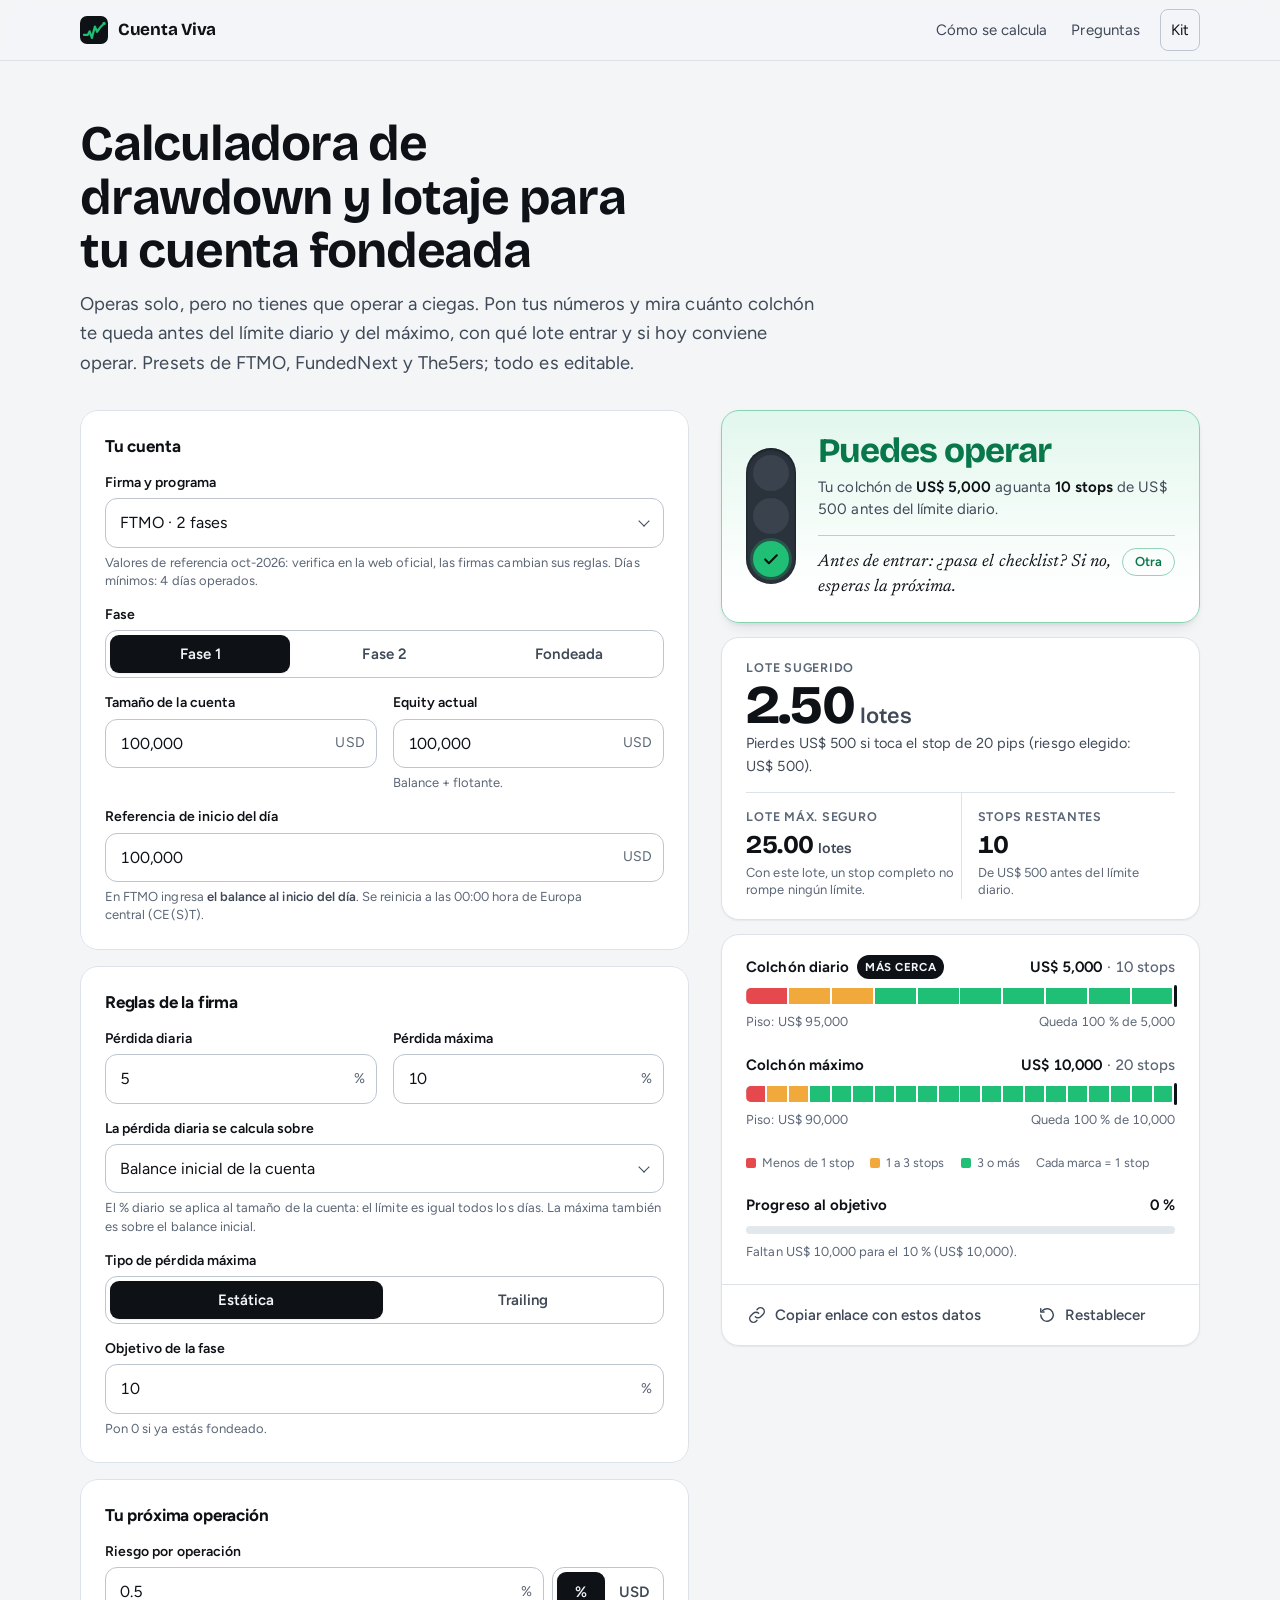
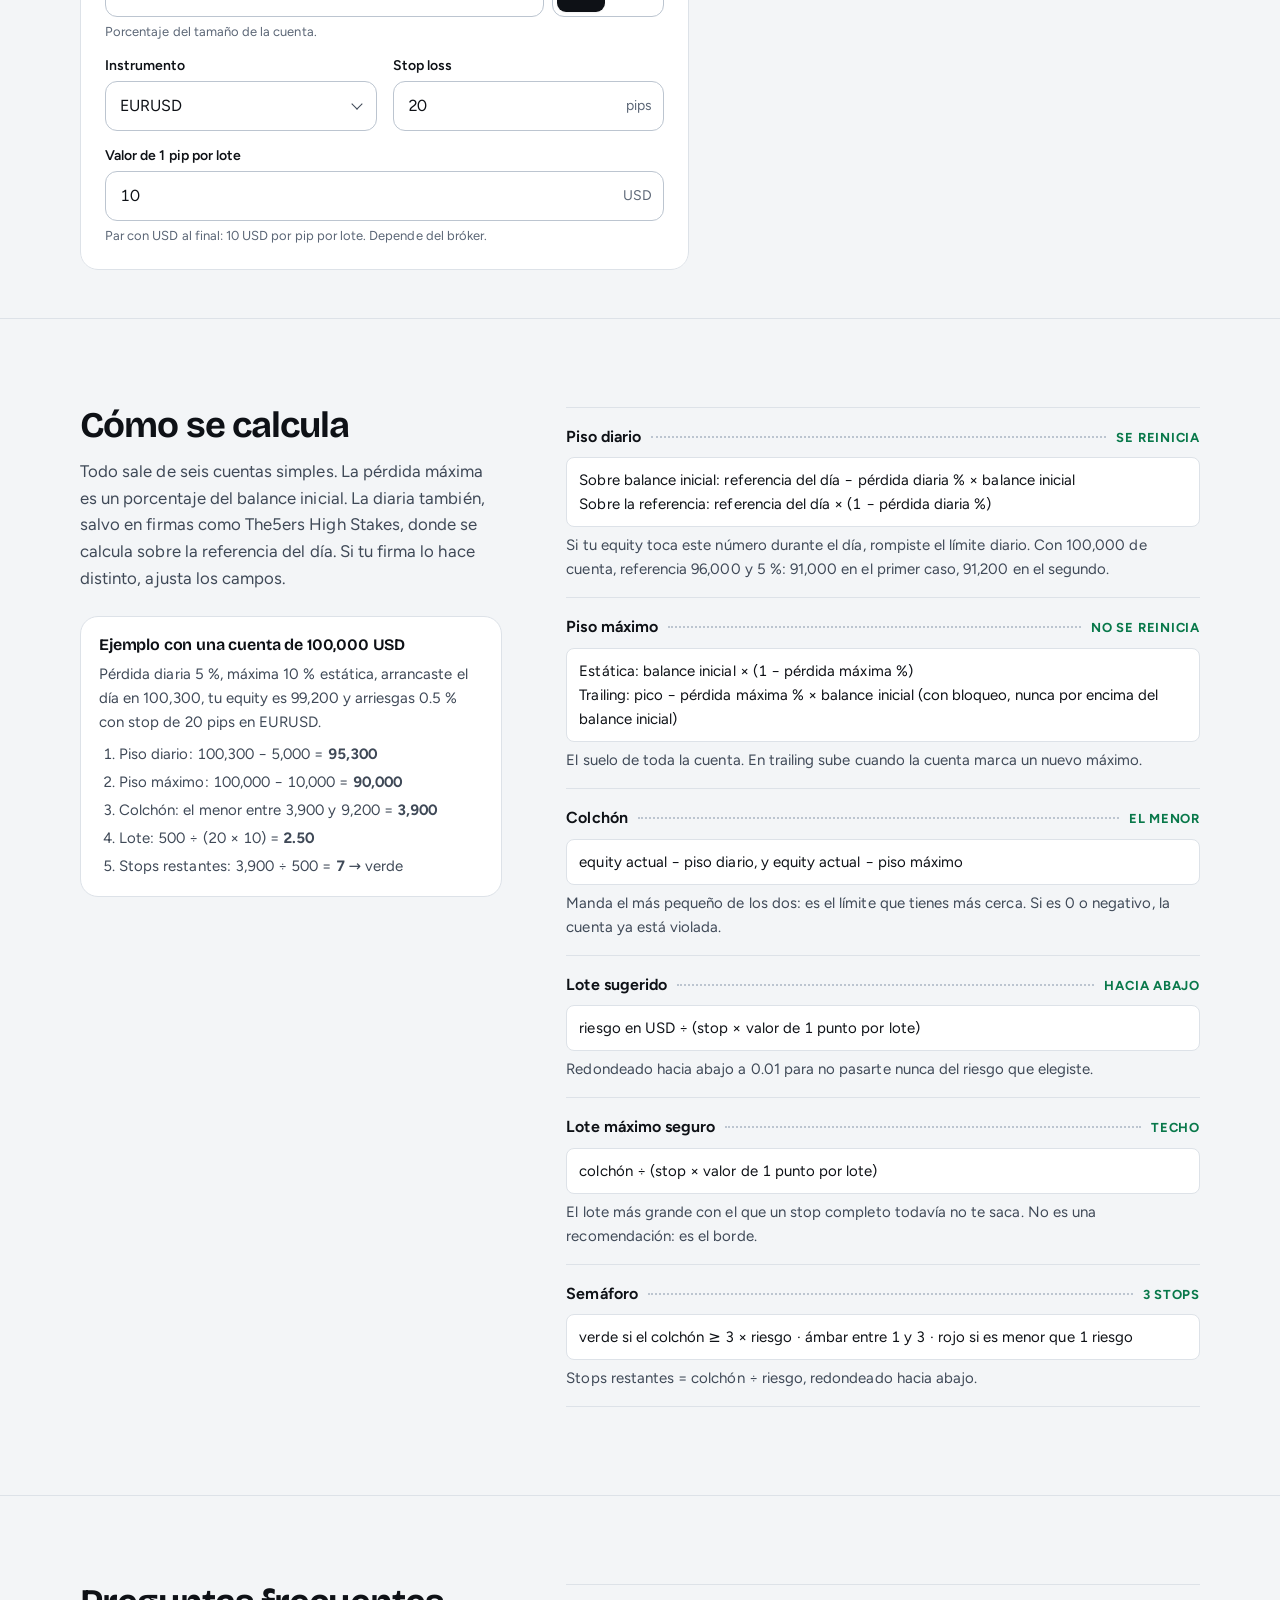
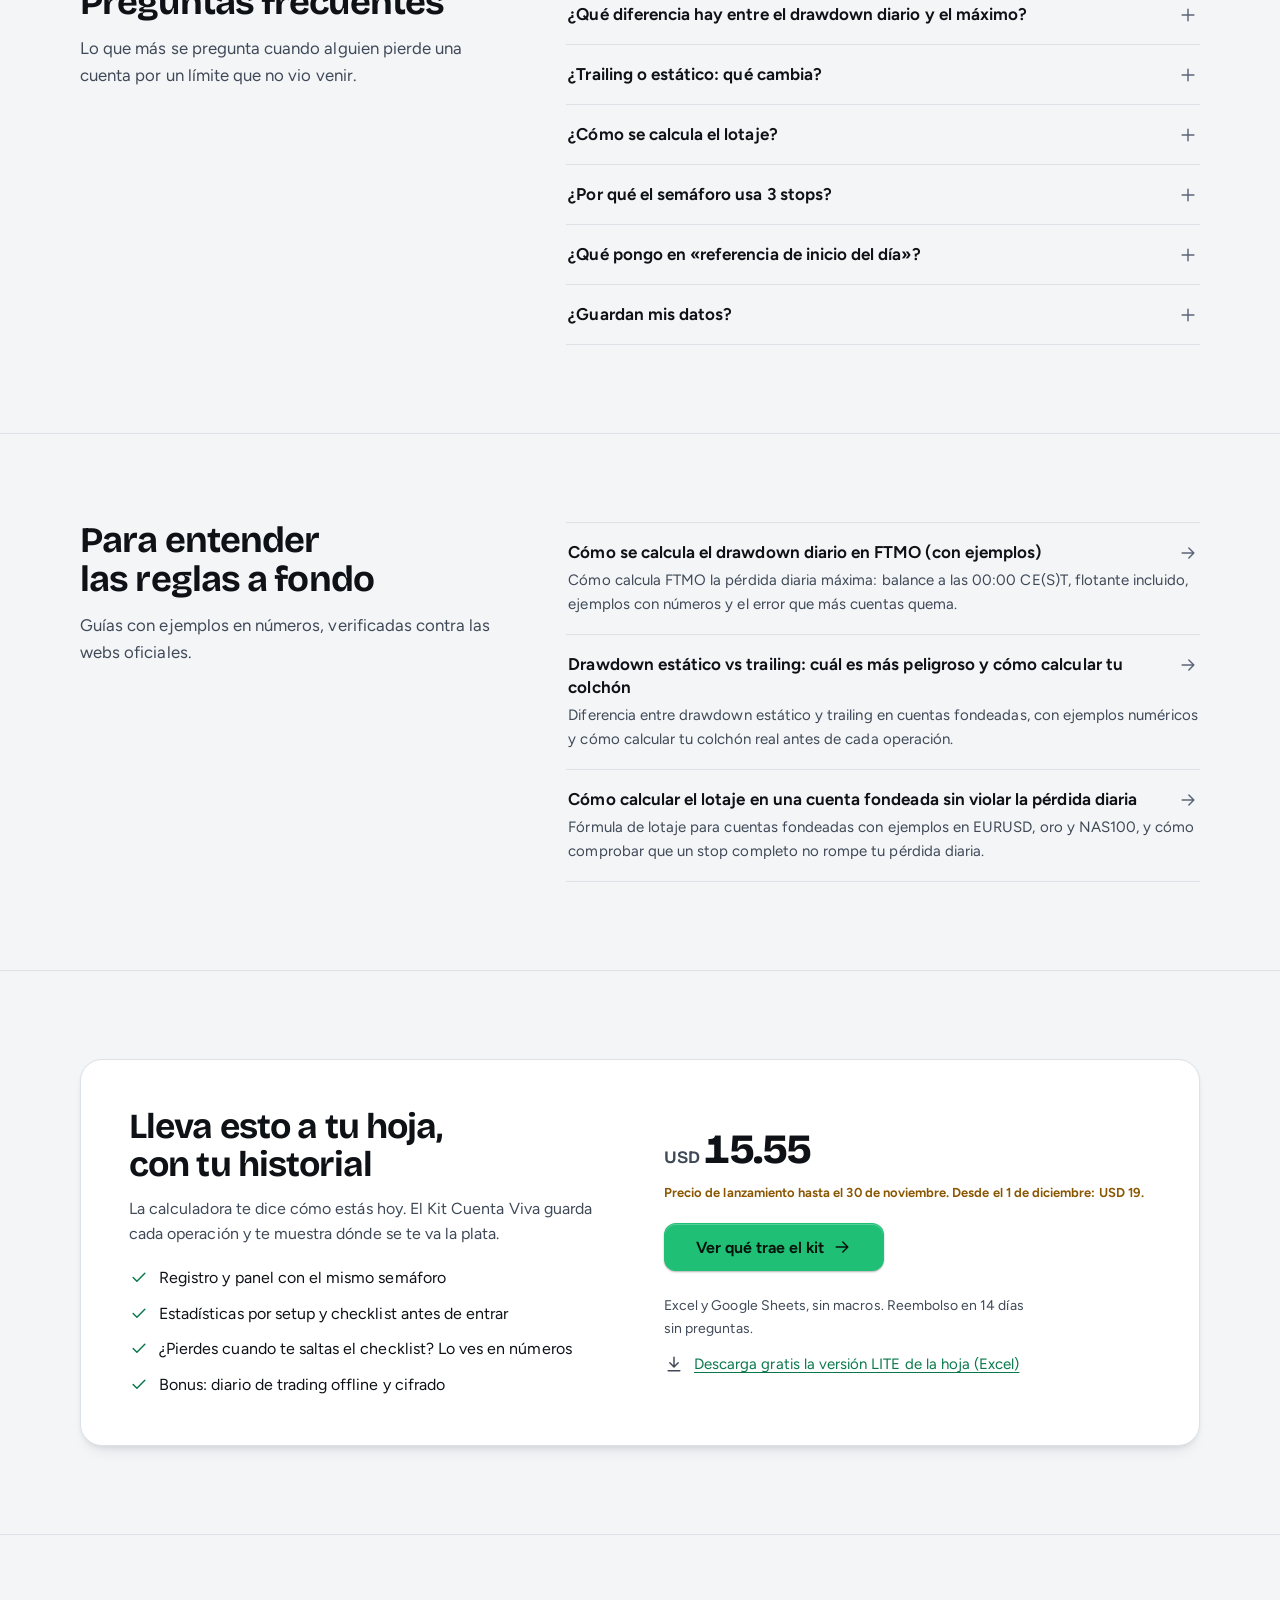
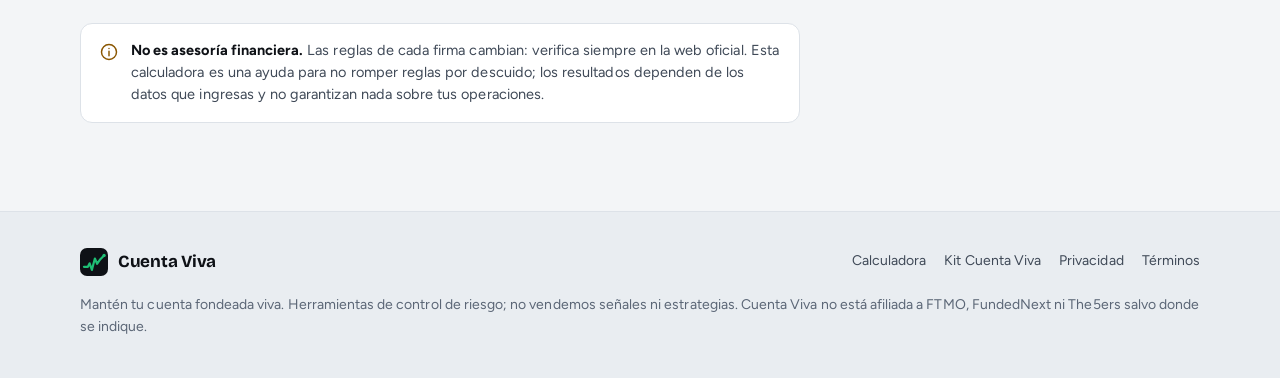
<file: index.html>
<!doctype html>
<html lang="es">
<head>
<meta charset="utf-8">
<meta name="viewport" content="width=device-width, initial-scale=1, viewport-fit=cover">
<title>Calculadora de drawdown y lotaje para cuenta fondeada | Cuenta Viva</title>
<meta name="description" content="Calculadora gratis de drawdown diario y máximo para cuentas fondeadas (FTMO, FundedNext, The5ers): lotaje, colchón restante y un semáforo que te dice si hoy puedes operar.">
<link rel="canonical" href="https://cognitrade.github.io/cuentaviva/">
<meta name="theme-color" content="#0E1116" media="(prefers-color-scheme: dark)">
<meta name="theme-color" content="#F3F5F7" media="(prefers-color-scheme: light)">
<meta name="color-scheme" content="dark light">
<link rel="icon" href="favicon.svg" type="image/svg+xml">
<link rel="preload" href="fonts/figtree.woff2" as="font" type="font/woff2" crossorigin>
<link rel="preload" href="fonts/bricolage.woff2" as="font" type="font/woff2" crossorigin>
<link rel="stylesheet" href="styles.css">

<meta property="og:type" content="website">
<meta property="og:locale" content="es_LA">
<meta property="og:site_name" content="Cuenta Viva">
<meta property="og:title" content="Calculadora de drawdown y lotaje para cuenta fondeada">
<meta property="og:description" content="Colchón diario y máximo, lote sugerido y un semáforo para saber si hoy puedes operar. Presets FTMO, FundedNext y The5ers. Gratis.">
<meta property="og:url" content="https://cognitrade.github.io/cuentaviva/">
<meta property="og:image" content="https://cognitrade.github.io/cuentaviva/og-image.png">
<meta property="og:image:width" content="1200">
<meta property="og:image:height" content="630">
<meta property="og:image:alt" content="Cuenta Viva: semáforo verde, colchón diario y lote sugerido.">
<meta name="twitter:card" content="summary_large_image">

<script type="application/ld+json">
{
  "@context": "https://schema.org",
  "@type": "WebApplication",
  "name": "Calculadora Cuenta Viva",
  "url": "https://cognitrade.github.io/cuentaviva/",
  "description": "Calculadora de drawdown diario y máximo, lotaje y semáforo de riesgo para cuentas fondeadas (prop firms).",
  "applicationCategory": "FinanceApplication",
  "operatingSystem": "Cualquiera (navegador web)",
  "inLanguage": "es",
  "isAccessibleForFree": true,
  "offers": { "@type": "Offer", "price": "0", "priceCurrency": "USD" }
}
</script>
<script type="application/ld+json">
{
  "@context": "https://schema.org",
  "@type": "FAQPage",
  "mainEntity": [
    {
      "@type": "Question",
      "name": "¿Qué diferencia hay entre el drawdown diario y el drawdown máximo?",
      "acceptedAnswer": { "@type": "Answer", "text": "El diario limita cuánto puedes perder en un solo día y se reinicia cada día desde una referencia (el balance o la equity al inicio del día, según la firma). El máximo limita cuánto puedes perder en toda la vida de la cuenta y no se reinicia. El máximo se calcula sobre el balance inicial; el diario, según la firma, sobre el balance inicial (FTMO, FundedNext) o sobre la referencia del día (The5ers High Stakes). Rompes la cuenta si tocas cualquiera de los dos." }
    },
    {
      "@type": "Question",
      "name": "¿Qué es un drawdown trailing y en qué se diferencia del estático?",
      "acceptedAnswer": { "@type": "Answer", "text": "En el estático el piso máximo queda fijo: balance inicial menos el porcentaje de pérdida máxima. En el trailing el piso sube detrás del pico más alto que alcanza la cuenta, así que las ganancias también se pueden perder. Algunas firmas detienen ese piso cuando llega al balance inicial; en la calculadora eso es la casilla de bloquear en el balance inicial." }
    },
    {
      "@type": "Question",
      "name": "¿Cómo se calcula el lotaje en una cuenta fondeada?",
      "acceptedAnswer": { "@type": "Answer", "text": "Lote = riesgo en USD ÷ (distancia del stop × valor de 1 punto por lote). Por ejemplo, arriesgar 500 USD con un stop de 20 pips en EURUSD (10 USD por pip por lote) da 500 ÷ (20 × 10) = 2.5 lotes. La calculadora siempre redondea hacia abajo a 0.01 para no pasarte del riesgo." }
    },
    {
      "@type": "Question",
      "name": "¿Por qué el semáforo usa 3 stops como umbral?",
      "acceptedAnswer": { "@type": "Answer", "text": "Porque las rachas de 3 pérdidas seguidas son normales incluso en sistemas rentables. Si tu colchón no aguanta 3 stops completos, una mala racha corriente te saca de la cuenta. Verde es 3 stops o más, ámbar entre 1 y 3, rojo menos de 1." }
    },
    {
      "@type": "Question",
      "name": "¿Qué pongo en la referencia de inicio del día?",
      "acceptedAnswer": { "@type": "Answer", "text": "Lo que tu firma usa como base del límite diario. En FTMO es el balance al inicio del día (reinicio a las 00:00 hora de Europa central). En FundedNext es el balance al inicio del día; si tu equity era mayor, usar la mayor es el supuesto conservador. En The5ers High Stakes es el mayor entre balance y equity al cierre del día anterior, y el 5 % se calcula sobre esa cifra. Si dudas, revisa las reglas oficiales." }
    },
    {
      "@type": "Question",
      "name": "¿La calculadora guarda mis datos?",
      "acceptedAnswer": { "@type": "Answer", "text": "Solo en tu propio navegador (localStorage), para que no tengas que escribirlos de nuevo. No se envían a ningún servidor, no hay cuentas ni cookies de seguimiento." }
    }
  ]
}
</script>
<script src="config.js" defer></script>
<script src="calc.js" defer></script>
<script src="site.js" defer></script>
<script src="app.js" defer></script>
</head>
<body>
<svg width="0" height="0" style="position:absolute" aria-hidden="true" focusable="false">
  <symbol id="i-check" viewBox="0 0 24 24"><path d="M5 12.5l4.5 4.5L19 7.5"/></symbol>
  <symbol id="i-x" viewBox="0 0 24 24"><path d="M7 7l10 10M17 7 7 17"/></symbol>
  <symbol id="i-bang" viewBox="0 0 24 24"><path d="M12 5.5v8.5M12 18.5v.01"/></symbol>
  <symbol id="i-alert" viewBox="0 0 24 24"><path d="M10.3 4.2 2.6 17.6A2 2 0 0 0 4.3 20.6h15.4a2 2 0 0 0 1.7-3L13.7 4.2a2 2 0 0 0-3.4 0z"/><path d="M12 9.5v4M12 17v.01"/></symbol>
  <symbol id="i-info" viewBox="0 0 24 24"><circle cx="12" cy="12" r="9"/><path d="M12 11v5.5M12 7.8v.01"/></symbol>
  <symbol id="i-link" viewBox="0 0 24 24"><path d="M10 14a4.5 4.5 0 0 0 6.4 0l3-3a4.5 4.5 0 0 0-6.4-6.4l-1 1"/><path d="M14 10a4.5 4.5 0 0 0-6.4 0l-3 3a4.5 4.5 0 0 0 6.4 6.4l1-1"/></symbol>
  <symbol id="i-reset" viewBox="0 0 24 24"><path d="M4.5 12a7.5 7.5 0 1 0 2.2-5.3"/><path d="M4.5 4.5v4h4"/></symbol>
  <symbol id="i-download" viewBox="0 0 24 24"><path d="M12 4v11M7 10.5l5 5 5-5M5 20h14"/></symbol>
  <symbol id="i-plus" viewBox="0 0 24 24"><path d="M12 5v14M5 12h14"/></symbol>
  <symbol id="i-arrow" viewBox="0 0 24 24"><path d="M5 12h14M13 6l6 6-6 6"/></symbol>
</svg>
<a class="skip" href="#calculadora">Saltar a la calculadora</a>

<header class="site-header">
  <div class="wrap">
    <a class="brand" href="./" aria-label="Cuenta Viva, inicio">
      <svg viewBox="0 0 32 32" aria-hidden="true"><rect width="32" height="32" rx="8" fill="#0E1116"/><path d="M4.5 21.5h4.5l2-4 2.6 7.5 3.4-13 2.5 6 3.2-4.5 4.8-5" fill="none" stroke="#1FBF75" stroke-width="2.5" stroke-linecap="round" stroke-linejoin="round"/><circle cx="27.5" cy="8.5" r="1.9" fill="#1FBF75"/></svg>
      Cuenta Viva
    </a>
    <nav class="nav" aria-label="Principal">
      <a href="#como-se-calcula" class="nav-hide-sm">Cómo se calcula</a>
      <a href="#preguntas" class="nav-hide-sm">Preguntas</a>
      <a href="kit.html" class="nav-cta">Kit</a>
    </nav>
  </div>
</header>

<main id="main">
  <div class="wrap">
    <section class="hero" aria-labelledby="titulo">
      <h1 id="titulo">Calculadora de drawdown y lotaje para tu cuenta fondeada</h1>
      <p class="lede">Operas solo, pero no tienes que operar a ciegas. Pon tus números y mira cuánto colchón te queda antes del límite diario y del máximo, con qué lote entrar y si hoy conviene operar. Presets de FTMO, FundedNext y The5ers; todo es editable.</p>
    </section>

    <div class="calc" id="calculadora">
      <form class="form" id="calc-form" novalidate autocomplete="off" aria-label="Datos de tu cuenta y tu operación">
        <fieldset class="group">
          <legend>Tu cuenta</legend>
          <div class="fields">
            <div class="field span-2">
              <label for="firma">Firma y programa</label>
              <div class="control is-select">
                <select id="firma" name="firma" aria-describedby="firma-hint">
                  <option value="ftmo2">FTMO · 2 fases</option>
                  <option value="fn_stellar2">FundedNext · Stellar 2 fases</option>
                  <option value="the5ers_hs">The5ers · High Stakes (New)</option>
                  <option value="fundingpips2">FundingPips · 2 Step Standard</option>
                  <option value="custom">Personalizada (mis reglas)</option>
                </select>
              </div>
              <p class="hint" id="firma-hint">Rellena las reglas con valores de referencia oct-2026. Verifica en la web oficial: las firmas cambian sus reglas.</p>
            </div>

            <div class="field span-2">
              <span class="label" id="fase-label">Fase</span>
              <div class="seg" role="radiogroup" aria-labelledby="fase-label">
                <input type="radio" name="fase" id="fase-f1" value="f1" checked><label for="fase-f1">Fase 1</label>
                <input type="radio" name="fase" id="fase-f2" value="f2"><label for="fase-f2">Fase 2</label>
                <input type="radio" name="fase" id="fase-fd" value="fd"><label for="fase-fd">Fondeada</label>
              </div>
            </div>

            <div class="field">
              <label for="b0">Tamaño de la cuenta</label>
              <div class="control has-unit"><input id="b0" name="b0" inputmode="decimal" list="tamanos" data-money aria-describedby="err-b0"><span class="unit">USD</span></div>
              <datalist id="tamanos"><option value="10000"><option value="25000"><option value="50000"><option value="100000"><option value="200000"></datalist>
              <p class="err" id="err-b0" hidden></p>
            </div>

            <div class="field">
              <label for="eq">Equity actual</label>
              <div class="control has-unit"><input id="eq" name="eq" inputmode="decimal" data-money aria-describedby="eq-hint err-eq"><span class="unit">USD</span></div>
              <p class="hint" id="eq-hint">Balance + flotante.</p>
              <p class="err" id="err-eq" hidden></p>
            </div>

            <div class="field span-2">
              <label for="ref">Referencia de inicio del día</label>
              <div class="control has-unit"><input id="ref" name="ref" inputmode="decimal" data-money aria-describedby="ref-hint err-ref"><span class="unit">USD</span></div>
              <p class="hint" id="ref-hint">La base del límite diario que usa tu firma.</p>
              <p class="err" id="err-ref" hidden></p>
            </div>
          </div>
        </fieldset>

        <fieldset class="group">
          <legend>Reglas de la firma</legend>
          <div class="fields">
            <div class="field">
              <label for="ddDiario">Pérdida diaria</label>
              <div class="control has-unit"><input id="ddDiario" name="ddDiario" inputmode="decimal" aria-describedby="err-ddDiario"><span class="unit">%</span></div>
              <p class="err" id="err-ddDiario" hidden></p>
            </div>
            <div class="field">
              <label for="ddMax">Pérdida máxima</label>
              <div class="control has-unit"><input id="ddMax" name="ddMax" inputmode="decimal" aria-describedby="err-ddMax"><span class="unit">%</span></div>
              <p class="err" id="err-ddMax" hidden></p>
            </div>

            <div class="field span-2">
              <label for="baseDiaria">La pérdida diaria se calcula sobre</label>
              <div class="control is-select">
                <select id="baseDiaria" name="baseDiaria" aria-describedby="base-hint">
                  <option value="inicial">Balance inicial de la cuenta</option>
                  <option value="referencia">Referencia de inicio del día</option>
                </select>
              </div>
              <p class="hint" id="base-hint">Lo define tu firma. La pérdida máxima siempre se calcula sobre el balance inicial.</p>
            </div>

            <div class="field span-2">
              <span class="label" id="tipo-label">Tipo de pérdida máxima</span>
              <div class="seg" role="radiogroup" aria-labelledby="tipo-label">
                <input type="radio" name="tipo" id="tipo-e" value="estatica" checked><label for="tipo-e">Estática</label>
                <input type="radio" name="tipo" id="tipo-t" value="trailing"><label for="tipo-t">Trailing</label>
              </div>
            </div>

            <div class="trailing-box" id="trailing-box" hidden>
              <div class="field">
                <label for="pico">Pico más alto de la cuenta</label>
                <div class="control has-unit"><input id="pico" name="pico" inputmode="decimal" data-money aria-describedby="pico-hint err-pico"><span class="unit">USD</span></div>
                <p class="hint" id="pico-hint">El balance o equity máximo que ha alcanzado, según tu firma.</p>
                <p class="err" id="err-pico" hidden></p>
              </div>
              <label class="check" for="lock">
                <input type="checkbox" id="lock" name="lock">
                <span>Bloquear el piso en el balance inicial<small>El piso deja de subir cuando llega al tamaño de la cuenta.</small></span>
              </label>
            </div>

            <div class="field span-2">
              <label for="objetivo">Objetivo de la fase</label>
              <div class="control has-unit"><input id="objetivo" name="objetivo" inputmode="decimal" aria-describedby="obj-hint err-objetivo"><span class="unit">%</span></div>
              <p class="hint" id="obj-hint">Pon 0 si ya estás fondeado.</p>
              <p class="err" id="err-objetivo" hidden></p>
            </div>
          </div>
        </fieldset>

        <fieldset class="group">
          <legend>Tu próxima operación</legend>
          <div class="fields">
            <div class="field span-2">
              <label for="riesgo">Riesgo por operación</label>
              <div class="risk-row">
                <div class="control has-unit"><input id="riesgo" name="riesgo" inputmode="decimal" aria-describedby="riesgo-hint err-riesgo"><span class="unit" id="riesgo-unit">%</span></div>
                <div class="seg" role="radiogroup" aria-label="Riesgo en porcentaje o en dólares">
                  <input type="radio" name="riesgoModo" id="rm-pct" value="pct" checked><label for="rm-pct">%</label>
                  <input type="radio" name="riesgoModo" id="rm-usd" value="usd"><label for="rm-usd">USD</label>
                </div>
              </div>
              <p class="hint" id="riesgo-hint">Porcentaje del tamaño de la cuenta.</p>
              <p class="err" id="err-riesgo" hidden></p>
            </div>

            <div class="field">
              <label for="instrumento">Instrumento</label>
              <div class="control is-select">
                <select id="instrumento" name="instrumento">
                  <option value="EURUSD">EURUSD</option>
                  <option value="GBPUSD">GBPUSD</option>
                  <option value="AUDUSD">AUDUSD</option>
                  <option value="NZDUSD">NZDUSD</option>
                  <option value="USDJPY">USDJPY</option>
                  <option value="XAUUSD">XAUUSD (oro)</option>
                  <option value="US30">US30</option>
                  <option value="NAS100">NAS100</option>
                  <option value="US500">US500</option>
                  <option value="custom">Otro</option>
                </select>
              </div>
            </div>

            <div class="field">
              <label for="sl">Stop loss</label>
              <div class="control has-unit unit-wide"><input id="sl" name="sl" inputmode="decimal" aria-describedby="err-sl"><span class="unit" id="sl-unit">pips</span></div>
              <p class="err" id="err-sl" hidden></p>
            </div>

            <div class="field span-2">
              <label for="vpp">Valor de 1 <span id="vpp-unit">pip</span> por lote</label>
              <div class="control has-unit"><input id="vpp" name="vpp" inputmode="decimal" aria-describedby="vpp-hint err-vpp"><span class="unit">USD</span></div>
              <p class="hint" id="vpp-hint">Depende del bróker.</p>
              <p class="err" id="err-vpp" hidden></p>
            </div>
          </div>
        </fieldset>
      </form>

      <section class="results" id="resultado" aria-labelledby="res-title">
        <h2 class="sr-only" id="res-title">Resultado</h2>
        <p class="sr-only" id="sr-live" aria-live="polite"></p>

        <div class="signal" id="signal" data-estado="verde">
          <div class="lamp" aria-hidden="true">
            <span class="l-rojo"><svg class="icon"><use href="#i-x"/></svg></span>
            <span class="l-ambar"><svg class="icon"><use href="#i-bang"/></svg></span>
            <span class="l-verde on"><svg class="icon"><use href="#i-check"/></svg></span>
          </div>
          <div>
            <p class="signal-title" id="sig-title">Puedes operar</p>
            <p class="signal-msg" id="sig-msg">Calculando…</p>
            <p class="signal-voice" id="sig-voice" hidden><span class="voice-text" id="sig-voice-text"></span> <button type="button" class="voice-next" id="sig-voice-next" aria-label="Ver otra frase del compañero">Otra</button></p>
          </div>
        </div>

        <div class="panel lot">
          <div>
            <div class="metric-label">Lote sugerido</div>
            <div class="lot-value" id="o-lote">–</div>
            <p class="lot-sub" id="o-lote-sub"></p>
          </div>
          <div class="alert" id="o-alert" role="note" hidden><svg class="icon"><use href="#i-alert"/></svg><span id="o-alert-text"></span></div>
          <div class="metrics">
            <div class="metric">
              <div class="metric-label">Lote máx. seguro</div>
              <div class="metric-value" id="o-lotemax">–</div>
              <div class="metric-note">Con este lote, un stop completo no rompe ningún límite.</div>
            </div>
            <div class="metric">
              <div class="metric-label">Stops restantes</div>
              <div class="metric-value" id="o-stops">–</div>
              <div class="metric-note" id="o-stops-note">Antes del límite más cercano.</div>
            </div>
          </div>
        </div>

        <div class="panel">
          <div class="gauges">
            <div class="gauge" id="g-diario">
              <div class="gauge-head">
                <span class="gauge-name">Colchón diario <span class="tag" data-closer hidden>Más cerca</span></span>
                <span class="gauge-val" data-val>–</span>
              </div>
              <div class="track" role="img" data-track aria-label="Colchón diario">
                <div class="zones"></div><div class="fill"></div><div class="ticks"></div><div class="needle"></div>
              </div>
              <div class="gauge-foot"><span data-floor></span><span data-of></span></div>
            </div>

            <div class="gauge" id="g-max">
              <div class="gauge-head">
                <span class="gauge-name">Colchón máximo <span class="tag" data-closer hidden>Más cerca</span></span>
                <span class="gauge-val" data-val>–</span>
              </div>
              <div class="track" role="img" data-track aria-label="Colchón máximo">
                <div class="zones"></div><div class="fill"></div><div class="ticks"></div><div class="needle"></div>
              </div>
              <div class="gauge-foot"><span data-floor></span><span data-of></span></div>
            </div>

            <div class="legend" aria-hidden="true">
              <span><i style="background:var(--red)"></i>Menos de 1 stop</span>
              <span><i style="background:var(--amber)"></i>1 a 3 stops</span>
              <span><i style="background:var(--green)"></i>3 o más</span>
              <span>Cada marca = 1 stop</span>
            </div>

            <div class="gauge" id="g-obj">
              <div class="gauge-head">
                <span class="gauge-name">Progreso al objetivo</span>
                <span class="gauge-val" id="o-obj">–</span>
              </div>
              <div class="progress" aria-hidden="true"><span id="o-obj-bar"></span></div>
              <div class="gauge-foot"><span id="o-obj-note"></span></div>
            </div>
          </div>
          <div class="panel-actions">
            <button type="button" class="btn btn-quiet" id="btn-share"><svg class="icon" aria-hidden="true"><use href="#i-link"/></svg>Copiar enlace con estos datos</button>
            <button type="button" class="btn btn-quiet" id="btn-reset"><svg class="icon" aria-hidden="true"><use href="#i-reset"/></svg>Restablecer</button>
            <span class="toast" id="toast" role="status"></span>
          </div>
        </div>
      </section>
    </div>
  </div>

  <div class="dock" id="dock" data-estado="verde" aria-hidden="true">
    <span class="dock-dot"></span>
    <span class="dock-text"><strong id="dock-title">Puedes operar</strong><span id="dock-sub"></span></span>
    <a class="btn btn-ghost" href="#resultado" tabindex="-1">Ver detalle</a>
  </div>

  <section class="section" id="como-se-calcula" aria-labelledby="h-calc">
    <div class="wrap split">
      <div>
        <h2 id="h-calc">Cómo se calcula</h2>
        <p class="intro">Todo sale de seis cuentas simples. La pérdida máxima es un porcentaje del balance inicial. La diaria también, salvo en firmas como The5ers High Stakes, donde se calcula sobre la referencia del día. Si tu firma lo hace distinto, ajusta los campos.</p>
        <div class="example">
          <h3>Ejemplo con una cuenta de 100,000 USD</h3>
          <p>Pérdida diaria 5 %, máxima 10 % estática, arrancaste el día en 100,300, tu equity es 99,200 y arriesgas 0.5 % con stop de 20 pips en EURUSD.</p>
          <ol>
            <li>Piso diario: 100,300 − 5,000 = <strong>95,300</strong></li>
            <li>Piso máximo: 100,000 − 10,000 = <strong>90,000</strong></li>
            <li>Colchón: el menor entre 3,900 y 9,200 = <strong>3,900</strong></li>
            <li>Lote: 500 ÷ (20 × 10) = <strong>2.50</strong></li>
            <li>Stops restantes: 3,900 ÷ 500 = <strong>7</strong> → verde</li>
          </ol>
        </div>
      </div>
      <ol class="checklist">
        <li>
          <div class="row"><span class="term">Piso diario</span><span class="dots"></span><span class="resp">Se reinicia</span></div>
          <p class="formula">Sobre balance inicial: referencia del día − pérdida diaria % × balance inicial<br>Sobre la referencia: referencia del día × (1 − pérdida diaria %)</p>
          <p class="desc">Si tu equity toca este número durante el día, rompiste el límite diario. Con 100,000 de cuenta, referencia 96,000 y 5 %: 91,000 en el primer caso, 91,200 en el segundo.</p>
        </li>
        <li>
          <div class="row"><span class="term">Piso máximo</span><span class="dots"></span><span class="resp">No se reinicia</span></div>
          <p class="formula">Estática: balance inicial × (1 − pérdida máxima %)<br>Trailing: pico − pérdida máxima % × balance inicial (con bloqueo, nunca por encima del balance inicial)</p>
          <p class="desc">El suelo de toda la cuenta. En trailing sube cuando la cuenta marca un nuevo máximo.</p>
        </li>
        <li>
          <div class="row"><span class="term">Colchón</span><span class="dots"></span><span class="resp">El menor</span></div>
          <p class="formula">equity actual − piso diario, y equity actual − piso máximo</p>
          <p class="desc">Manda el más pequeño de los dos: es el límite que tienes más cerca. Si es 0 o negativo, la cuenta ya está violada.</p>
        </li>
        <li>
          <div class="row"><span class="term">Lote sugerido</span><span class="dots"></span><span class="resp">Hacia abajo</span></div>
          <p class="formula">riesgo en USD ÷ (stop × valor de 1 punto por lote)</p>
          <p class="desc">Redondeado hacia abajo a 0.01 para no pasarte nunca del riesgo que elegiste.</p>
        </li>
        <li>
          <div class="row"><span class="term">Lote máximo seguro</span><span class="dots"></span><span class="resp">Techo</span></div>
          <p class="formula">colchón ÷ (stop × valor de 1 punto por lote)</p>
          <p class="desc">El lote más grande con el que un stop completo todavía no te saca. No es una recomendación: es el borde.</p>
        </li>
        <li>
          <div class="row"><span class="term">Semáforo</span><span class="dots"></span><span class="resp">3 stops</span></div>
          <p class="formula">verde si el colchón ≥ 3 × riesgo · ámbar entre 1 y 3 · rojo si es menor que 1 riesgo</p>
          <p class="desc">Stops restantes = colchón ÷ riesgo, redondeado hacia abajo.</p>
        </li>
      </ol>
    </div>
  </section>

  <section class="section" id="preguntas" aria-labelledby="h-faq">
    <div class="wrap split">
      <div>
        <h2 id="h-faq">Preguntas frecuentes</h2>
        <p class="intro">Lo que más se pregunta cuando alguien pierde una cuenta por un límite que no vio venir.</p>
      </div>
      <div class="faq">
        <details>
          <summary>¿Qué diferencia hay entre el drawdown diario y el máximo?<svg class="icon" aria-hidden="true"><use href="#i-plus"/></svg></summary>
          <div class="answer"><p>El diario limita cuánto puedes perder en un solo día y se reinicia cada día desde una referencia: el balance o la equity al inicio del día, según la firma. El máximo limita cuánto puedes perder en toda la vida de la cuenta y no se reinicia.</p><p>El máximo se calcula sobre el balance inicial. El diario depende de la firma: sobre el balance inicial (FTMO, FundedNext) o sobre la referencia del día (The5ers High Stakes). La cuenta se rompe si tocas cualquiera de los dos, aunque sea con una operación abierta.</p></div>
        </details>
        <details>
          <summary>¿Trailing o estático: qué cambia?<svg class="icon" aria-hidden="true"><use href="#i-plus"/></svg></summary>
          <div class="answer"><p>En el estático el piso máximo queda fijo: balance inicial menos el porcentaje de pérdida máxima. En el trailing el piso sube detrás del pico más alto de la cuenta, así que también puedes perder lo que ya ganaste.</p><p>Algunas firmas detienen ese piso cuando llega al balance inicial. En la calculadora eso es la casilla «Bloquear el piso en el balance inicial».</p></div>
        </details>
        <details>
          <summary>¿Cómo se calcula el lotaje?<svg class="icon" aria-hidden="true"><use href="#i-plus"/></svg></summary>
          <div class="answer"><p>Lote = riesgo en USD ÷ (distancia del stop × valor de 1 punto por lote). Con 500 USD de riesgo, stop de 20 pips y EURUSD (10 USD por pip por lote): 500 ÷ 200 = 2.5 lotes.</p><p>El valor por punto cambia según el instrumento y el bróker, sobre todo en índices. Revísalo en las especificaciones del contrato de tu plataforma.</p></div>
        </details>
        <details>
          <summary>¿Por qué el semáforo usa 3 stops?<svg class="icon" aria-hidden="true"><use href="#i-plus"/></svg></summary>
          <div class="answer"><p>Porque tres pérdidas seguidas son normales incluso en sistemas que ganan. Si tu colchón no aguanta tres stops completos, una racha corriente te saca de la cuenta. Verde: 3 stops o más. Ámbar: entre 1 y 3. Rojo: menos de 1.</p></div>
        </details>
        <details>
          <summary>¿Qué pongo en «referencia de inicio del día»?<svg class="icon" aria-hidden="true"><use href="#i-plus"/></svg></summary>
          <div class="answer"><p>Lo que tu firma usa como base del límite diario:</p><ul><li><strong>FTMO:</strong> el balance al inicio del día. Se reinicia a las 00:00 hora de Europa central (CE(S)T).</li><li><strong>FundedNext:</strong> el balance al inicio del día. Si tu equity era mayor, usa la mayor: es el supuesto conservador.</li><li><strong>The5ers High Stakes:</strong> el mayor entre balance y equity al cierre del día anterior. Ahí el 5 % se calcula sobre esa cifra, no sobre el balance inicial.</li></ul><p>Lo ves en el panel de tu cuenta. Si dudas, revisa las reglas oficiales.</p></div>
        </details>
        <details>
          <summary>¿Guardan mis datos?<svg class="icon" aria-hidden="true"><use href="#i-plus"/></svg></summary>
          <div class="answer"><p>Solo en tu navegador (localStorage), para que no tengas que escribirlos otra vez. Nada se envía a un servidor. No hay cuentas ni cookies de seguimiento. Detalles en la <a href="privacidad.html">política de privacidad</a>.</p></div>
        </details>
      </div>
    </div>
  </section>

  <section class="section" id="articulos" aria-labelledby="h-art">
    <div class="wrap split">
      <div>
        <h2 id="h-art">Para entender las reglas a fondo</h2>
        <p class="intro">Guías con ejemplos en números, verificadas contra las webs oficiales.</p>
      </div>
      <ul class="articles">
          <li><a href="articulos/como-se-calcula-drawdown-diario-ftmo.html"><strong>Cómo se calcula el drawdown diario en FTMO (con ejemplos)<svg class="icon" aria-hidden="true"><use href="#i-arrow"/></svg></strong><span>Cómo calcula FTMO la pérdida diaria máxima: balance a las 00:00 CE(S)T, flotante incluido, ejemplos con números y el error que más cuentas quema.</span></a></li>
          <li><a href="articulos/drawdown-estatico-vs-trailing-colchon.html"><strong>Drawdown estático vs trailing: cuál es más peligroso y cómo calcular tu colchón<svg class="icon" aria-hidden="true"><use href="#i-arrow"/></svg></strong><span>Diferencia entre drawdown estático y trailing en cuentas fondeadas, con ejemplos numéricos y cómo calcular tu colchón real antes de cada operación.</span></a></li>
          <li><a href="articulos/calcular-lotaje-cuenta-fondeada-perdida-diaria.html"><strong>Cómo calcular el lotaje en una cuenta fondeada sin violar la pérdida diaria<svg class="icon" aria-hidden="true"><use href="#i-arrow"/></svg></strong><span>Fórmula de lotaje para cuentas fondeadas con ejemplos en EURUSD, oro y NAS100, y cómo comprobar que un stop completo no rompe tu pérdida diaria.</span></a></li>
      </ul>
    </div>
  </section>

  <section class="section" id="kit" aria-labelledby="h-kit" data-sell>
    <div class="wrap">
      <div class="cta-band">
        <div>
          <h2 id="h-kit">Lleva esto a tu hoja, con tu historial</h2>
          <p>La calculadora te dice cómo estás hoy. El Kit Cuenta Viva guarda cada operación y te muestra dónde se te va la plata.</p>
          <ul class="ticks-list">
            <li><svg class="icon" aria-hidden="true"><use href="#i-check"/></svg>Registro y panel con el mismo semáforo</li>
            <li><svg class="icon" aria-hidden="true"><use href="#i-check"/></svg>Estadísticas por setup y checklist antes de entrar</li>
            <li><svg class="icon" aria-hidden="true"><use href="#i-check"/></svg>¿Pierdes cuando te saltas el checklist? Lo ves en números</li>
            <li><svg class="icon" aria-hidden="true"><use href="#i-check"/></svg>Bonus: diario de trading offline y cifrado</li>
          </ul>
        </div>
        <div>
          <div class="price"><span class="now"><small>USD</small><span data-price-launch>15.55</span></span><span class="tag-launch">Precio de lanzamiento hasta el 30 de noviembre. Desde el 1 de diciembre: USD <span data-price-regular>19</span>.</span></div>
          <div class="buy">
            <a class="btn btn-primary" href="kit.html">Ver qué trae el kit<svg class="icon" aria-hidden="true"><use href="#i-arrow"/></svg></a>
            <p class="buy-note">Excel y Google Sheets, sin macros. Reembolso en 14 días sin preguntas.</p>
          </div>
          <p class="lite" data-lite hidden><svg class="icon" aria-hidden="true"><use href="#i-download"/></svg><a data-lite-link href="#">Descarga gratis la versión LITE de la hoja (Excel)</a></p>
        </div>
      </div>
    </div>
  </section>

  <section class="section affiliates" id="afiliados" aria-labelledby="h-af" data-affiliates hidden>
    <div class="wrap">
      <h2 id="h-af">Enlaces de afiliado</h2>
      <p class="intro">Si abres una cuenta con estos enlaces, Cuenta Viva puede recibir una comisión. A ti no te cuesta más, y no cambia lo que calcula la herramienta ni lo que recomendamos: verifica siempre las reglas en la web oficial antes de comprar un challenge.</p>
      <ul data-affiliate-list></ul>
    </div>
  </section>

  <section class="section" aria-label="Aviso">
    <div class="wrap">
      <p class="disclaimer"><svg class="icon" aria-hidden="true"><use href="#i-info"/></svg><span><strong>No es asesoría financiera.</strong> Las reglas de cada firma cambian: verifica siempre en la web oficial. Esta calculadora es una ayuda para no romper reglas por descuido; los resultados dependen de los datos que ingresas y no garantizan nada sobre tus operaciones.</span></p>
    </div>
  </section>
</main>

<footer class="site-footer">
  <div class="wrap">
    <div class="foot-top">
      <a class="brand" href="./">
        <svg viewBox="0 0 32 32" aria-hidden="true"><rect width="32" height="32" rx="8" fill="#0E1116"/><path d="M4.5 21.5h4.5l2-4 2.6 7.5 3.4-13 2.5 6 3.2-4.5 4.8-5" fill="none" stroke="#1FBF75" stroke-width="2.5" stroke-linecap="round" stroke-linejoin="round"/><circle cx="27.5" cy="8.5" r="1.9" fill="#1FBF75"/></svg>
        Cuenta Viva
      </a>
      <ul class="foot-links">
        <li><a href="./">Calculadora</a></li>
        <li><a href="kit.html">Kit Cuenta Viva</a></li>
        <li><a href="privacidad.html">Privacidad</a></li>
        <li><a href="terminos.html">Términos</a></li>
      </ul>
    </div>
    <p>Mantén tu cuenta fondeada viva. Herramientas de control de riesgo; no vendemos señales ni estrategias. Cuenta Viva no está afiliada a FTMO, FundedNext ni The5ers salvo donde se indique.</p>
  </div>
</footer>
</body>
</html>
</file>
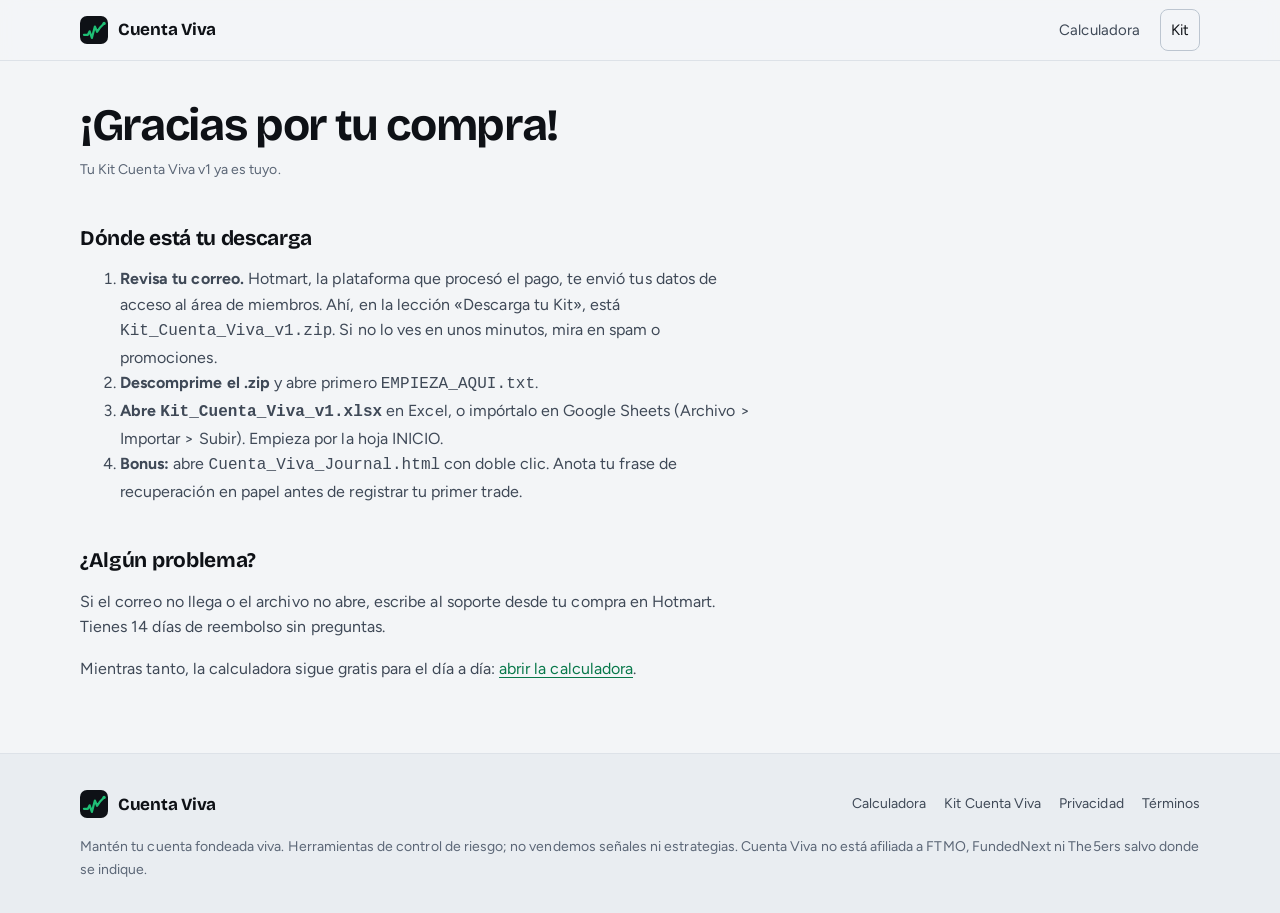
<file: gracias.html>
<!doctype html>
<html lang="es">
<head>
<meta charset="utf-8">
<meta name="viewport" content="width=device-width, initial-scale=1, viewport-fit=cover">
<title>Gracias por tu compra | Cuenta Viva</title>
<meta name="robots" content="noindex">
<meta name="theme-color" content="#0E1116" media="(prefers-color-scheme: dark)">
<meta name="theme-color" content="#F3F5F7" media="(prefers-color-scheme: light)">
<meta name="color-scheme" content="dark light">
<link rel="icon" href="favicon.svg" type="image/svg+xml">
<link rel="stylesheet" href="styles.css">
</head>
<body>
<a class="skip" href="#main">Saltar al contenido</a>
<header class="site-header">
  <div class="wrap">
    <a class="brand" href="./" aria-label="Cuenta Viva, inicio">
      <svg viewBox="0 0 32 32" aria-hidden="true"><rect width="32" height="32" rx="8" fill="#0E1116"/><path d="M4.5 21.5h4.5l2-4 2.6 7.5 3.4-13 2.5 6 3.2-4.5 4.8-5" fill="none" stroke="#1FBF75" stroke-width="2.5" stroke-linecap="round" stroke-linejoin="round"/><circle cx="27.5" cy="8.5" r="1.9" fill="#1FBF75"/></svg>
      Cuenta Viva
    </a>
    <nav class="nav" aria-label="Principal">
      <a href="./">Calculadora</a>
      <a href="kit.html" class="nav-cta">Kit</a>
    </nav>
  </div>
</header>

<main id="main">
  <article class="wrap doc">
    <h1>¡Gracias por tu compra!</h1>
    <p class="updated">Tu Kit Cuenta Viva v1 ya es tuyo.</p>
    <div class="prose">
      <h2>Dónde está tu descarga</h2>
      <ol>
        <li><strong>Revisa tu correo.</strong> Hotmart, la plataforma que procesó el pago, te envió tus datos de acceso al área de miembros. Ahí, en la lección «Descarga tu Kit», está <code>Kit_Cuenta_Viva_v1.zip</code>. Si no lo ves en unos minutos, mira en spam o promociones.</li>
        <li><strong>Descomprime el .zip</strong> y abre primero <code>EMPIEZA_AQUI.txt</code>.</li>
        <li><strong>Abre <code>Kit_Cuenta_Viva_v1.xlsx</code></strong> en Excel, o impórtalo en Google Sheets (Archivo &gt; Importar &gt; Subir). Empieza por la hoja INICIO.</li>
        <li><strong>Bonus:</strong> abre <code>Cuenta_Viva_Journal.html</code> con doble clic. Anota tu frase de recuperación en papel antes de registrar tu primer trade.</li>
      </ol>

      <h2>¿Algún problema?</h2>
      <p>Si el correo no llega o el archivo no abre, escribe al soporte desde tu compra en Hotmart. Tienes 14 días de reembolso sin preguntas.</p>

      <p>Mientras tanto, la calculadora sigue gratis para el día a día: <a href="./">abrir la calculadora</a>.</p>
    </div>
  </article>
</main>

<footer class="site-footer">
  <div class="wrap">
    <div class="foot-top">
      <a class="brand" href="./">
        <svg viewBox="0 0 32 32" aria-hidden="true"><rect width="32" height="32" rx="8" fill="#0E1116"/><path d="M4.5 21.5h4.5l2-4 2.6 7.5 3.4-13 2.5 6 3.2-4.5 4.8-5" fill="none" stroke="#1FBF75" stroke-width="2.5" stroke-linecap="round" stroke-linejoin="round"/><circle cx="27.5" cy="8.5" r="1.9" fill="#1FBF75"/></svg>
        Cuenta Viva
      </a>
      <ul class="foot-links">
        <li><a href="./">Calculadora</a></li>
        <li><a href="kit.html">Kit Cuenta Viva</a></li>
        <li><a href="privacidad.html">Privacidad</a></li>
        <li><a href="terminos.html">Términos</a></li>
      </ul>
    </div>
    <p>Mantén tu cuenta fondeada viva. Herramientas de control de riesgo; no vendemos señales ni estrategias. Cuenta Viva no está afiliada a FTMO, FundedNext ni The5ers salvo donde se indique.</p>
  </div>
</footer>
</body>
</html>
</file>
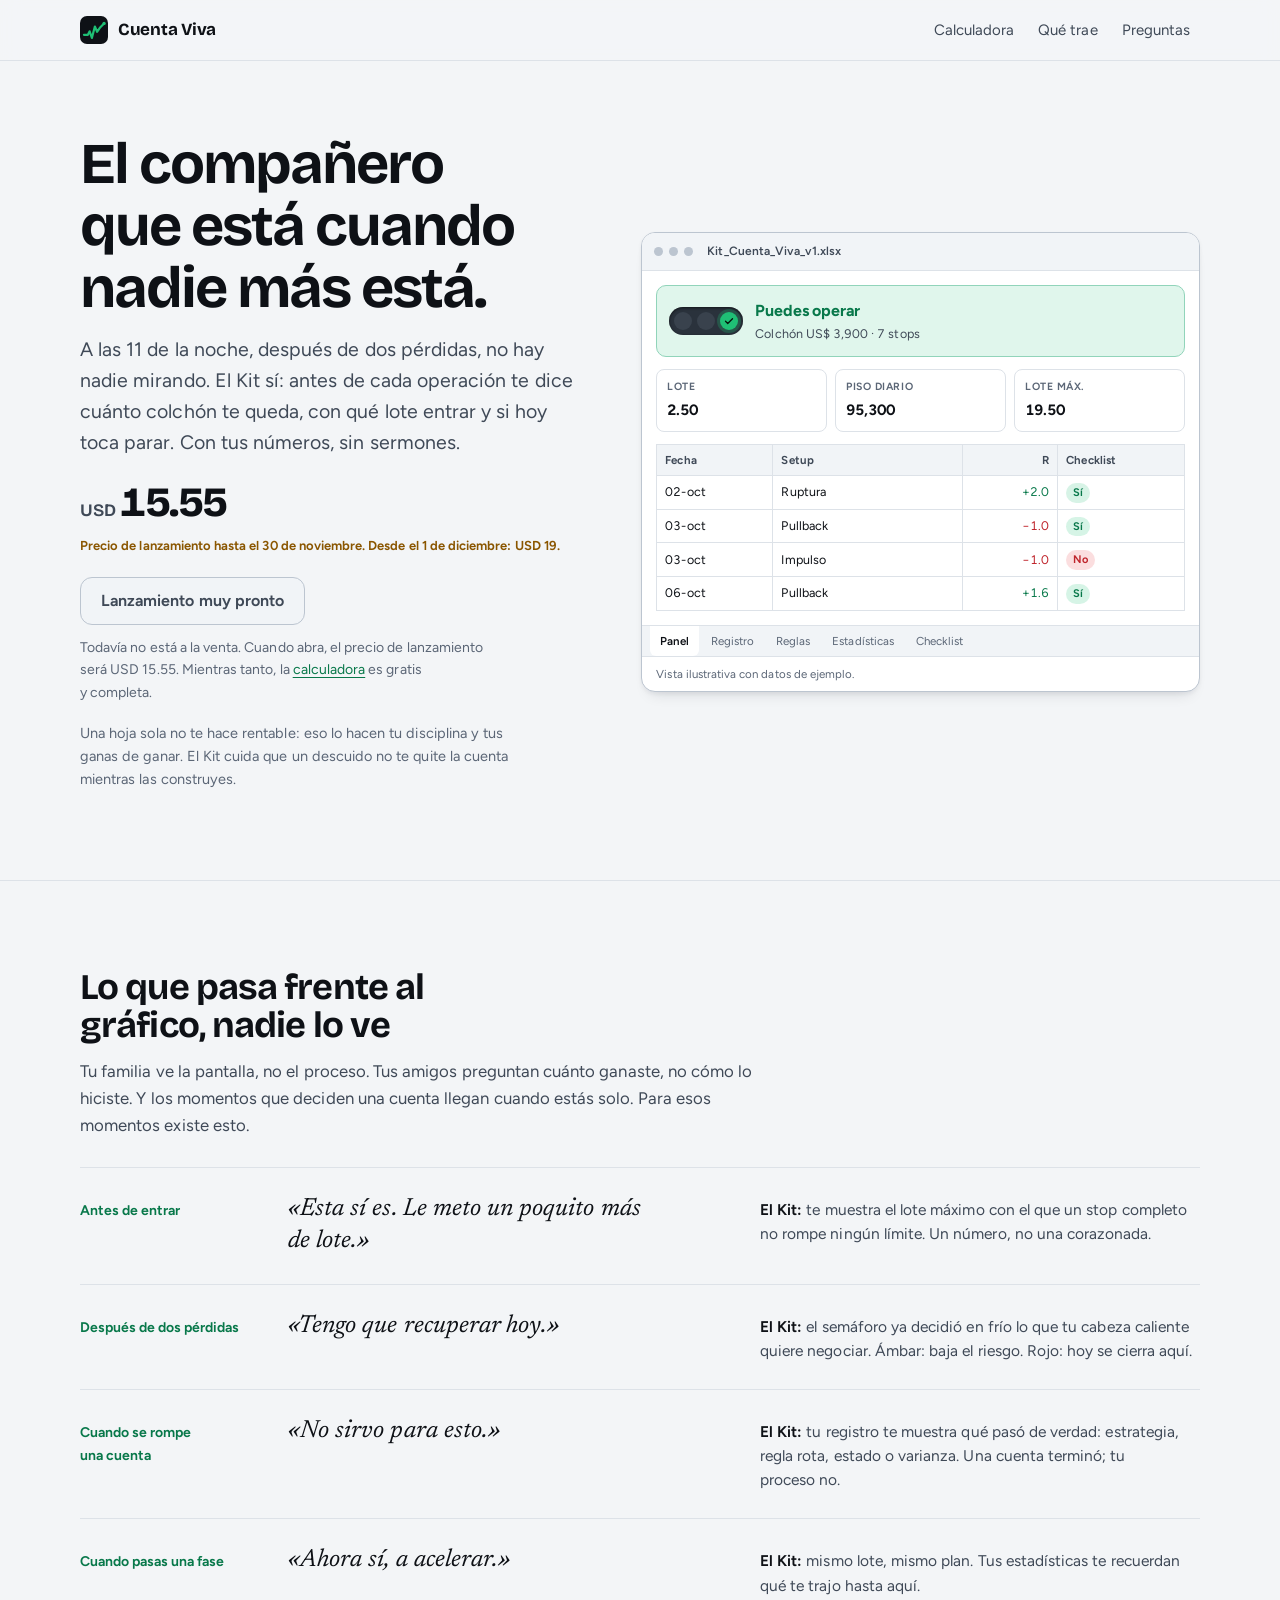
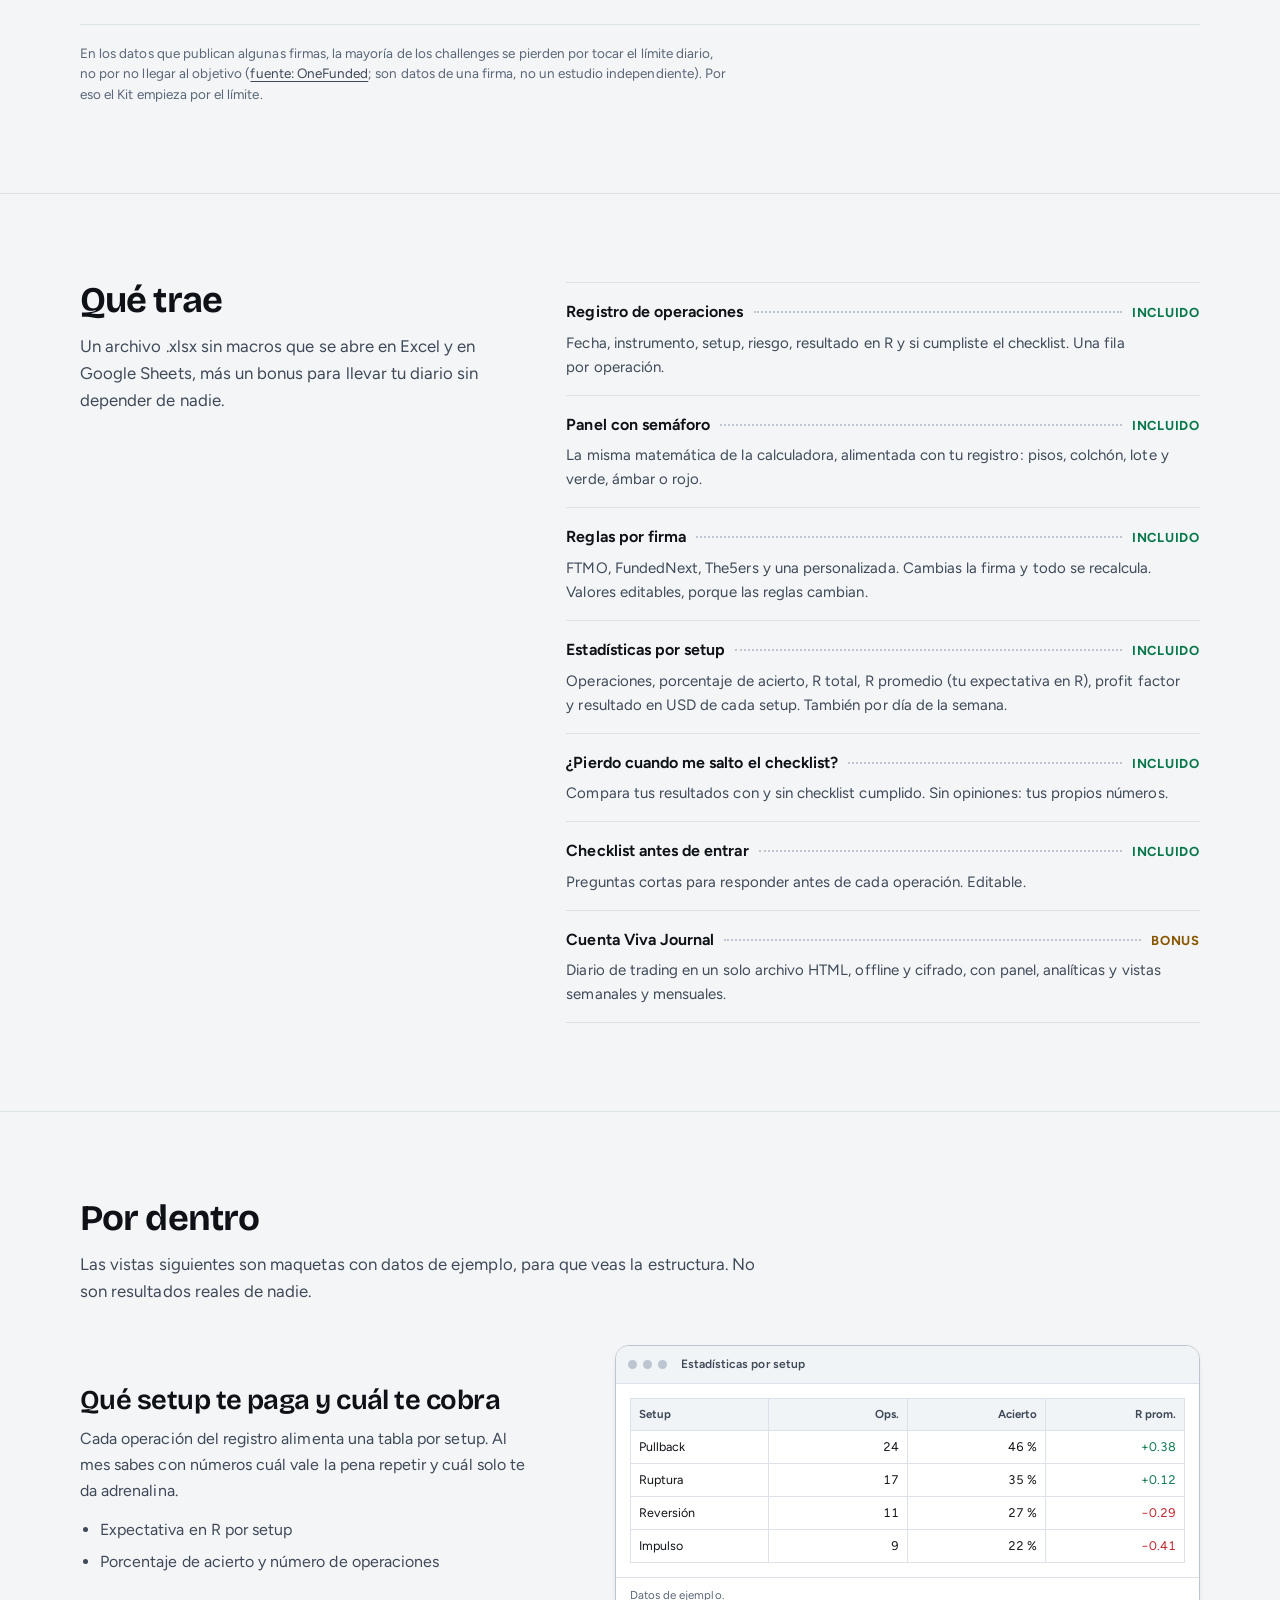
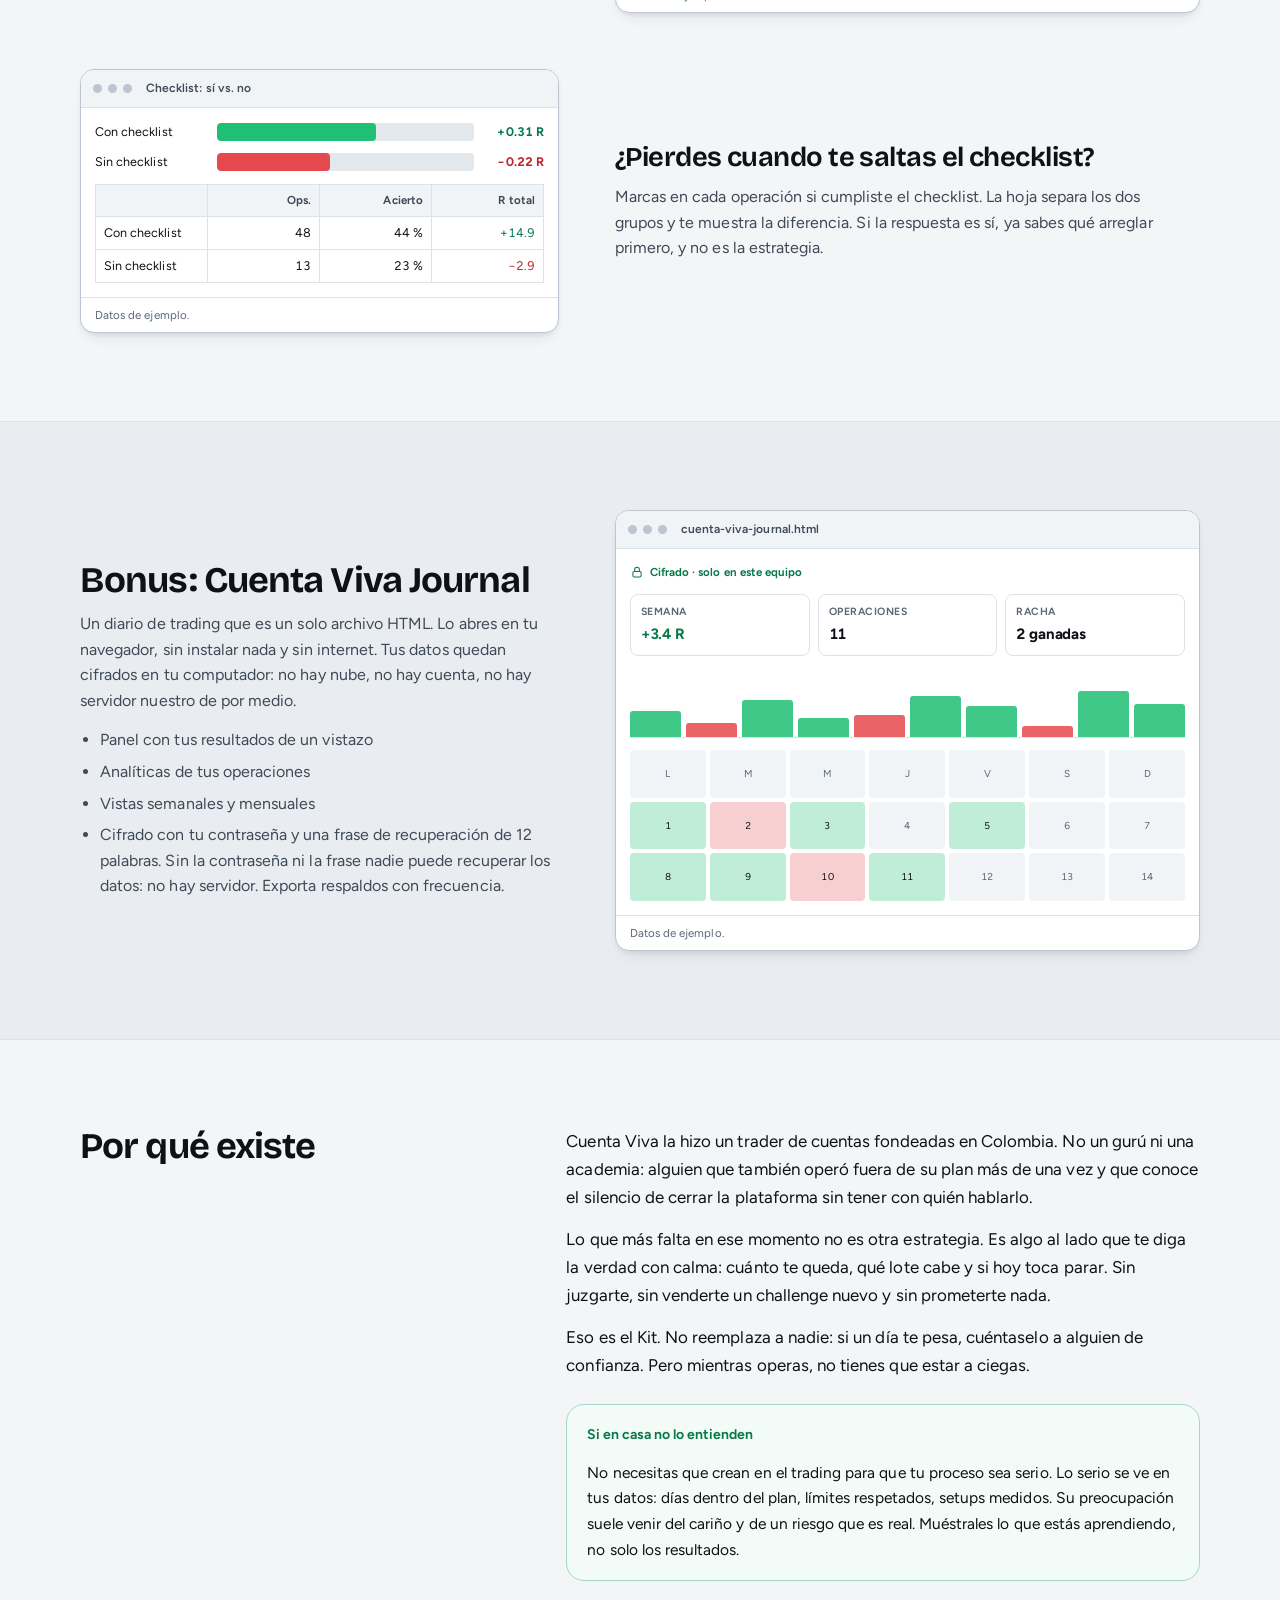
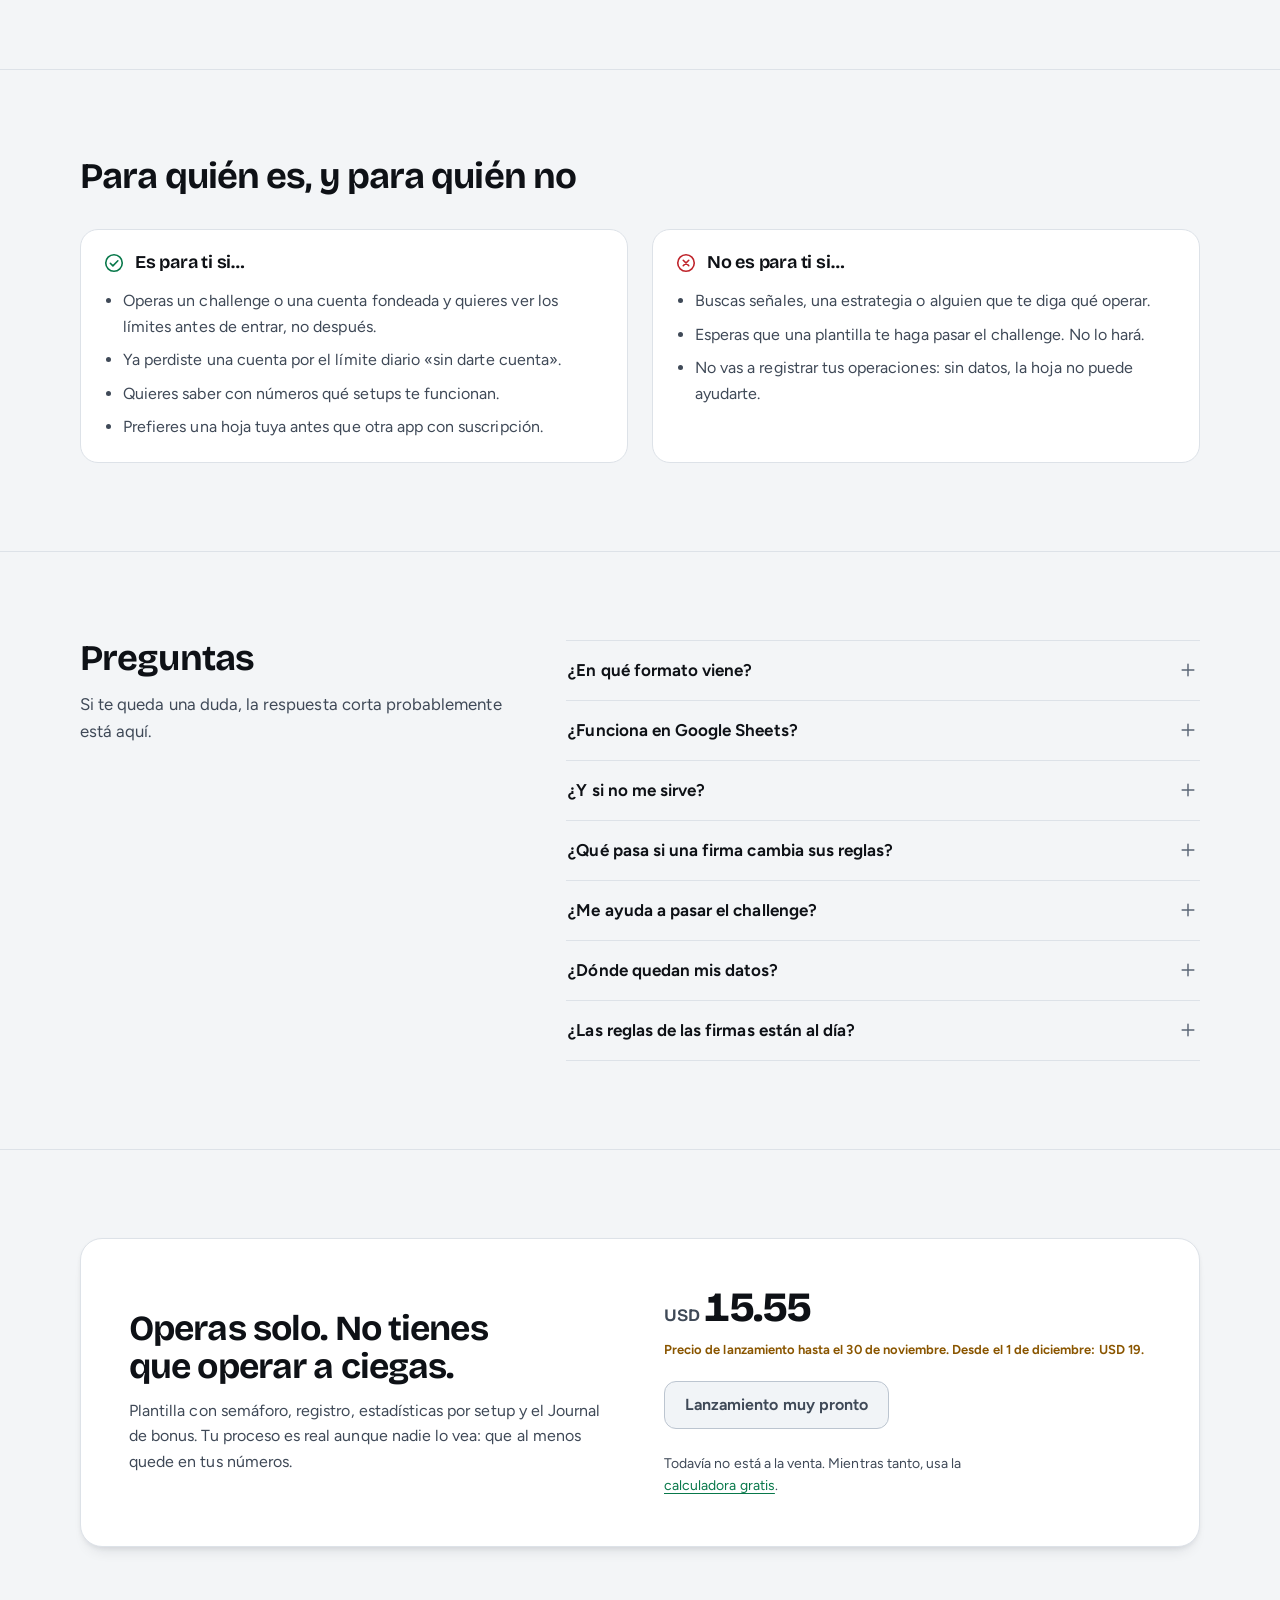
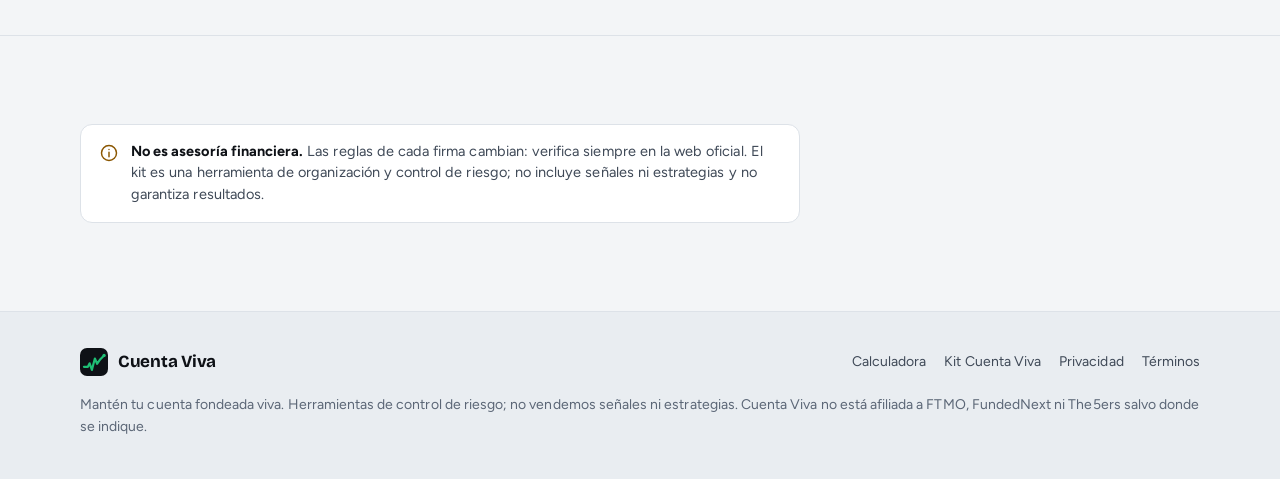
<file: kit.html>
<!doctype html>
<html lang="es">
<head>
<meta charset="utf-8">
<meta name="viewport" content="width=device-width, initial-scale=1, viewport-fit=cover">
<title>Kit Cuenta Viva: plantilla de control de riesgo para cuenta fondeada</title>
<meta name="description" content="Plantilla Excel y Google Sheets para cuentas fondeadas: registro, panel con semáforo, reglas por firma, estadísticas por setup y checklist. Bonus: diario de trading offline y cifrado. USD 15.55 de lanzamiento hasta el 30 de noviembre.">
<link rel="canonical" href="https://cognitrade.github.io/cuentaviva/kit.html">
<meta name="theme-color" content="#0E1116" media="(prefers-color-scheme: dark)">
<meta name="theme-color" content="#F3F5F7" media="(prefers-color-scheme: light)">
<meta name="color-scheme" content="dark light">
<link rel="icon" href="favicon.svg" type="image/svg+xml">
<link rel="preload" href="fonts/figtree.woff2" as="font" type="font/woff2" crossorigin>
<link rel="preload" href="fonts/bricolage.woff2" as="font" type="font/woff2" crossorigin>
<link rel="stylesheet" href="styles.css">

<meta property="og:type" content="product">
<meta property="og:locale" content="es_LA">
<meta property="og:site_name" content="Cuenta Viva">
<meta property="og:title" content="Kit Cuenta Viva: operas solo, no tienes que operar a ciegas">
<meta property="og:description" content="Registro, panel con semáforo, reglas por firma y estadísticas por setup en una plantilla Excel / Google Sheets. Sin macros. USD 15.55 de lanzamiento hasta el 30 de noviembre.">
<meta property="og:url" content="https://cognitrade.github.io/cuentaviva/kit.html">
<meta property="og:image" content="https://cognitrade.github.io/cuentaviva/og-image.png">
<meta property="og:image:width" content="1200">
<meta property="og:image:height" content="630">
<meta name="twitter:card" content="summary_large_image">

<script type="application/ld+json">
{
  "@context": "https://schema.org",
  "@type": "Product",
  "name": "Kit Cuenta Viva",
  "description": "Plantilla Excel y Google Sheets (sin macros) para cuentas fondeadas: registro de operaciones, panel con semáforo de riesgo, reglas por firma, estadísticas por setup, análisis de checklist y checklist previo. Incluye como bonus Cuenta Viva Journal, un diario de trading offline y cifrado en un solo archivo HTML.",
  "brand": { "@type": "Brand", "name": "Cuenta Viva" },
  "category": "Plantilla de hoja de cálculo",
  "url": "https://cognitrade.github.io/cuentaviva/kit.html",
  "offers": {
    "@type": "Offer",
    "price": "15.55",
    "priceValidUntil": "2026-11-30",
    "priceCurrency": "USD",
    "availability": "https://schema.org/PreOrder",
    "url": "https://cognitrade.github.io/cuentaviva/kit.html"
  }
}
</script>
<script src="config.js" defer></script>
<script src="site.js" defer></script>
</head>
<body>
<svg width="0" height="0" style="position:absolute" aria-hidden="true" focusable="false">
  <symbol id="i-check" viewBox="0 0 24 24"><path d="M5 12.5l4.5 4.5L19 7.5"/></symbol>
  <symbol id="i-x" viewBox="0 0 24 24"><path d="M7 7l10 10M17 7 7 17"/></symbol>
  <symbol id="i-bang" viewBox="0 0 24 24"><path d="M12 5.5v8.5M12 18.5v.01"/></symbol>
  <symbol id="i-info" viewBox="0 0 24 24"><circle cx="12" cy="12" r="9"/><path d="M12 11v5.5M12 7.8v.01"/></symbol>
  <symbol id="i-plus" viewBox="0 0 24 24"><path d="M12 5v14M5 12h14"/></symbol>
  <symbol id="i-arrow" viewBox="0 0 24 24"><path d="M5 12h14M13 6l6 6-6 6"/></symbol>
  <symbol id="i-lock" viewBox="0 0 24 24"><rect x="5" y="11" width="14" height="9.5" rx="2"/><path d="M8 11V8a4 4 0 0 1 8 0v3"/></symbol>
  <symbol id="i-yes" viewBox="0 0 24 24"><circle cx="12" cy="12" r="9"/><path d="M8 12.3l2.8 2.8L16.2 9.6"/></symbol>
  <symbol id="i-no" viewBox="0 0 24 24"><circle cx="12" cy="12" r="9"/><path d="M9 9l6 6M15 9l-6 6"/></symbol>
</svg>
<a class="skip" href="#main">Saltar al contenido</a>

<header class="site-header">
  <div class="wrap">
    <a class="brand" href="./" aria-label="Cuenta Viva, inicio">
      <svg viewBox="0 0 32 32" aria-hidden="true"><rect width="32" height="32" rx="8" fill="#0E1116"/><path d="M4.5 21.5h4.5l2-4 2.6 7.5 3.4-13 2.5 6 3.2-4.5 4.8-5" fill="none" stroke="#1FBF75" stroke-width="2.5" stroke-linecap="round" stroke-linejoin="round"/><circle cx="27.5" cy="8.5" r="1.9" fill="#1FBF75"/></svg>
      Cuenta Viva
    </a>
    <nav class="nav" aria-label="Principal">
      <a href="./">Calculadora</a>
      <a href="#que-trae" class="nav-hide-sm">Qué trae</a>
      <a href="#preguntas" class="nav-hide-sm">Preguntas</a>
    </nav>
  </div>
</header>

<main id="main">
  <div class="wrap kit-hero">
    <div>
      <h1>El compañero que está cuando nadie más está.</h1>
      <p class="lede">A las 11 de la noche, después de dos pérdidas, no hay nadie mirando. El Kit sí: antes de cada operación te dice cuánto colchón te queda, con qué lote entrar y si hoy toca parar. Con tus números, sin sermones.</p>

      <div class="price"><span class="now"><small>USD</small><span data-price-launch>15.55</span></span><span class="tag-launch">Precio de lanzamiento hasta el 30 de noviembre. Desde el 1 de diciembre: USD <span data-price-regular>19</span>.</span></div>

      <div class="buy" data-buy-box>
        <span class="btn" data-buy aria-disabled="true">Lanzamiento muy pronto</span>
        <a class="btn btn-ghost" data-buy-latam href="#" hidden rel="noopener">Pagar desde LatAm (Hotmart)</a>
        <a class="btn btn-ghost" data-waitlist href="#" hidden rel="noopener">Unirme a la lista de espera</a>
        <p class="buy-note" data-soon-note>Todavía no está a la venta. Cuando abra, el precio de lanzamiento será USD 15.55. Mientras tanto, la <a href="./">calculadora</a> es gratis y completa.</p>
        <p class="buy-note" data-buy-note hidden>Pago seguro con Hotmart: tarjeta o medios de pago locales. Reembolso en 14 días sin preguntas.</p>
      </div>
      <p class="honest">Una hoja sola no te hace rentable: eso lo hacen tu disciplina y tus ganas de ganar. El Kit cuida que un descuido no te quite la cuenta mientras las construyes.</p>
    </div>

    <figure class="mock" aria-label="Vista ilustrativa del panel del kit con datos de ejemplo" style="margin:0">
      <div class="mock-bar" aria-hidden="true"><i></i><i></i><i></i><b>Kit_Cuenta_Viva_v1.xlsx</b></div>
      <div class="mock-body" aria-hidden="true">
        <div class="mock-signal">
          <div class="lamp"><span class="l-rojo"><svg class="icon"><use href="#i-x"/></svg></span><span class="l-ambar"><svg class="icon"><use href="#i-bang"/></svg></span><span class="l-verde on"><svg class="icon"><use href="#i-check"/></svg></span></div>
          <div><strong>Puedes operar</strong><span class="tabular">Colchón US$ 3,900 · 7 stops</span></div>
        </div>
        <div class="mock-kpis">
          <div><span>Lote</span><b>2.50</b></div>
          <div><span>Piso diario</span><b>95,300</b></div>
          <div><span>Lote máx.</span><b>19.50</b></div>
        </div>
        <table class="sheet">
          <thead><tr><th style="width:22%">Fecha</th><th>Setup</th><th class="r" style="width:18%">R</th><th style="width:24%">Checklist</th></tr></thead>
          <tbody>
            <tr><td>02-oct</td><td>Ruptura</td><td class="r pos">+2.0</td><td><span class="pill ok">Sí</span></td></tr>
            <tr><td>03-oct</td><td>Pullback</td><td class="r neg">−1.0</td><td><span class="pill ok">Sí</span></td></tr>
            <tr><td>03-oct</td><td>Impulso</td><td class="r neg">−1.0</td><td><span class="pill no">No</span></td></tr>
            <tr><td>06-oct</td><td>Pullback</td><td class="r pos">+1.6</td><td><span class="pill ok">Sí</span></td></tr>
          </tbody>
        </table>
      </div>
      <div class="mock-tabs" aria-hidden="true"><span class="on">Panel</span><span>Registro</span><span>Reglas</span><span>Estadísticas</span><span>Checklist</span></div>
      <figcaption class="mock-caption">Vista ilustrativa con datos de ejemplo.</figcaption>
    </figure>
  </div>

  <section class="section" aria-labelledby="h-solo">
    <div class="wrap">
      <h2 id="h-solo">Lo que pasa frente al gráfico, nadie lo ve</h2>
      <p class="intro">Tu familia ve la pantalla, no el proceso. Tus amigos preguntan cuánto ganaste, no cómo lo hiciste. Y los momentos que deciden una cuenta llegan cuando estás solo. Para esos momentos existe esto.</p>
      <div class="moments">
        <article class="moment">
          <p class="m-when">Antes de entrar</p>
          <p class="m-voice">«Esta sí es. Le meto un poquito más de lote.»</p>
          <p class="m-kit"><strong>El Kit:</strong> te muestra el lote máximo con el que un stop completo no rompe ningún límite. Un número, no una corazonada.</p>
        </article>
        <article class="moment">
          <p class="m-when">Después de dos pérdidas</p>
          <p class="m-voice">«Tengo que recuperar hoy.»</p>
          <p class="m-kit"><strong>El Kit:</strong> el semáforo ya decidió en frío lo que tu cabeza caliente quiere negociar. Ámbar: baja el riesgo. Rojo: hoy se cierra aquí.</p>
        </article>
        <article class="moment">
          <p class="m-when">Cuando se rompe una cuenta</p>
          <p class="m-voice">«No sirvo para esto.»</p>
          <p class="m-kit"><strong>El Kit:</strong> tu registro te muestra qué pasó de verdad: estrategia, regla rota, estado o varianza. Una cuenta terminó; tu proceso no.</p>
        </article>
        <article class="moment">
          <p class="m-when">Cuando pasas una fase</p>
          <p class="m-voice">«Ahora sí, a acelerar.»</p>
          <p class="m-kit"><strong>El Kit:</strong> mismo lote, mismo plan. Tus estadísticas te recuerdan qué te trajo hasta aquí.</p>
        </article>
      </div>
      <p class="source-note">En los datos que publican algunas firmas, la mayoría de los challenges se pierden por tocar el límite diario, no por no llegar al objetivo (<a href="https://onefunded.com/blog/trading-psychology/why-traders-fail-prop-firm-challenges/" rel="noopener">fuente: OneFunded</a>; son datos de una firma, no un estudio independiente). Por eso el Kit empieza por el límite.</p>
    </div>
  </section>

  <section class="section" id="que-trae" aria-labelledby="h-trae">
    <div class="wrap split">
      <div>
        <h2 id="h-trae">Qué trae</h2>
        <p class="intro">Un archivo .xlsx sin macros que se abre en Excel y en Google Sheets, más un bonus para llevar tu diario sin depender de nadie.</p>
      </div>
      <ul class="checklist">
        <li><div class="row"><span class="term">Registro de operaciones</span><span class="dots"></span><span class="resp">Incluido</span></div><p class="desc">Fecha, instrumento, setup, riesgo, resultado en R y si cumpliste el checklist. Una fila por operación.</p></li>
        <li><div class="row"><span class="term">Panel con semáforo</span><span class="dots"></span><span class="resp">Incluido</span></div><p class="desc">La misma matemática de la calculadora, alimentada con tu registro: pisos, colchón, lote y verde, ámbar o rojo.</p></li>
        <li><div class="row"><span class="term">Reglas por firma</span><span class="dots"></span><span class="resp">Incluido</span></div><p class="desc">FTMO, FundedNext, The5ers y una personalizada. Cambias la firma y todo se recalcula. Valores editables, porque las reglas cambian.</p></li>
        <li><div class="row"><span class="term">Estadísticas por setup</span><span class="dots"></span><span class="resp">Incluido</span></div><p class="desc">Operaciones, porcentaje de acierto, R total, R promedio (tu expectativa en R), profit factor y resultado en USD de cada setup. También por día de la semana.</p></li>
        <li><div class="row"><span class="term">¿Pierdo cuando me salto el checklist?</span><span class="dots"></span><span class="resp">Incluido</span></div><p class="desc">Compara tus resultados con y sin checklist cumplido. Sin opiniones: tus propios números.</p></li>
        <li><div class="row"><span class="term">Checklist antes de entrar</span><span class="dots"></span><span class="resp">Incluido</span></div><p class="desc">Preguntas cortas para responder antes de cada operación. Editable.</p></li>
        <li><div class="row"><span class="term">Cuenta Viva Journal</span><span class="dots"></span><span class="resp is-bonus">Bonus</span></div><p class="desc">Diario de trading en un solo archivo HTML, offline y cifrado, con panel, analíticas y vistas semanales y mensuales.</p></li>
      </ul>
    </div>
  </section>

  <section class="section" aria-labelledby="h-detalle">
    <div class="wrap">
      <h2 id="h-detalle">Por dentro</h2>
      <p class="intro">Las vistas siguientes son maquetas con datos de ejemplo, para que veas la estructura. No son resultados reales de nadie.</p>

      <div class="features">
        <div class="feature">
          <div>
            <h3>Qué setup te paga y cuál te cobra</h3>
            <p>Cada operación del registro alimenta una tabla por setup. Al mes sabes con números cuál vale la pena repetir y cuál solo te da adrenalina.</p>
            <ul>
              <li>Expectativa en R por setup</li>
              <li>Porcentaje de acierto y número de operaciones</li>
            </ul>
          </div>
          <figure class="mock" style="margin:0" aria-label="Maqueta de la tabla de estadísticas por setup con datos de ejemplo">
            <div class="mock-bar" aria-hidden="true"><i></i><i></i><i></i><b>Estadísticas por setup</b></div>
            <div class="mock-body" aria-hidden="true">
              <table class="sheet">
                <thead><tr><th>Setup</th><th class="r">Ops.</th><th class="r">Acierto</th><th class="r">R prom.</th></tr></thead>
                <tbody>
                  <tr><td>Pullback</td><td class="r">24</td><td class="r">46 %</td><td class="r pos">+0.38</td></tr>
                  <tr><td>Ruptura</td><td class="r">17</td><td class="r">35 %</td><td class="r pos">+0.12</td></tr>
                  <tr><td>Reversión</td><td class="r">11</td><td class="r">27 %</td><td class="r neg">−0.29</td></tr>
                  <tr><td>Impulso</td><td class="r">9</td><td class="r">22 %</td><td class="r neg">−0.41</td></tr>
                </tbody>
              </table>
            </div>
            <figcaption class="mock-caption">Datos de ejemplo.</figcaption>
          </figure>
        </div>

        <div class="feature flip">
          <div>
            <h3>¿Pierdes cuando te saltas el checklist?</h3>
            <p>Marcas en cada operación si cumpliste el checklist. La hoja separa los dos grupos y te muestra la diferencia. Si la respuesta es sí, ya sabes qué arreglar primero, y no es la estrategia.</p>
          </div>
          <figure class="mock" style="margin:0" aria-label="Maqueta del análisis con y sin checklist, datos de ejemplo">
            <div class="mock-bar" aria-hidden="true"><i></i><i></i><i></i><b>Checklist: sí vs. no</b></div>
            <div class="mock-body" aria-hidden="true">
              <div class="compare">
                <div class="compare-row"><span>Con checklist</span><div class="bar"><span style="width:62%;background:var(--green)"></span></div><b class="pos">+0.31 R</b></div>
                <div class="compare-row"><span>Sin checklist</span><div class="bar"><span style="width:44%;background:var(--red)"></span></div><b class="neg">−0.22 R</b></div>
              </div>
              <table class="sheet">
                <thead><tr><th></th><th class="r">Ops.</th><th class="r">Acierto</th><th class="r">R total</th></tr></thead>
                <tbody>
                  <tr><td>Con checklist</td><td class="r">48</td><td class="r">44 %</td><td class="r pos">+14.9</td></tr>
                  <tr><td>Sin checklist</td><td class="r">13</td><td class="r">23 %</td><td class="r neg">−2.9</td></tr>
                </tbody>
              </table>
            </div>
            <figcaption class="mock-caption">Datos de ejemplo.</figcaption>
          </figure>
        </div>
      </div>
    </div>
  </section>

  <section class="section journal" aria-labelledby="h-journal">
    <div class="wrap feature">
      <div>
        <h2 id="h-journal">Bonus: Cuenta Viva Journal</h2>
        <p>Un diario de trading que es un solo archivo HTML. Lo abres en tu navegador, sin instalar nada y sin internet. Tus datos quedan cifrados en tu computador: no hay nube, no hay cuenta, no hay servidor nuestro de por medio.</p>
        <ul>
          <li>Panel con tus resultados de un vistazo</li>
          <li>Analíticas de tus operaciones</li>
          <li>Vistas semanales y mensuales</li>
          <li>Cifrado con tu contraseña y una frase de recuperación de 12 palabras. Sin la contraseña ni la frase nadie puede recuperar los datos: no hay servidor. Exporta respaldos con frecuencia.</li>
        </ul>
      </div>
      <figure class="mock" style="margin:0" aria-label="Maqueta del Cuenta Viva Journal con datos de ejemplo">
        <div class="mock-bar" aria-hidden="true"><i></i><i></i><i></i><b>cuenta-viva-journal.html</b></div>
        <div class="mock-body" aria-hidden="true">
          <span class="lock-line"><svg class="icon"><use href="#i-lock"/></svg>Cifrado · solo en este equipo</span>
          <div class="mock-kpis">
            <div><span>Semana</span><b class="pos">+3.4 R</b></div>
            <div><span>Operaciones</span><b>11</b></div>
            <div><span>Racha</span><b>2 ganadas</b></div>
          </div>
          <div class="chart-bars"><span style="height:40%"></span><span class="n" style="height:22%"></span><span style="height:58%"></span><span style="height:30%"></span><span class="n" style="height:35%"></span><span style="height:64%"></span><span style="height:48%"></span><span class="n" style="height:18%"></span><span style="height:72%"></span><span style="height:52%"></span></div>
          <div class="cal">
            <span>L</span><span>M</span><span>M</span><span>J</span><span>V</span><span>S</span><span>D</span>
            <span class="g">1</span><span class="r">2</span><span class="g">3</span><span>4</span><span class="g">5</span><span>6</span><span>7</span>
            <span class="g">8</span><span class="g">9</span><span class="r">10</span><span class="g">11</span><span>12</span><span>13</span><span>14</span>
          </div>
        </div>
        <figcaption class="mock-caption">Datos de ejemplo.</figcaption>
      </figure>
    </div>
  </section>

  <section class="section story" aria-labelledby="h-story">
    <div class="wrap split">
      <div>
        <h2 id="h-story">Por qué existe</h2>
      </div>
      <div class="prose story-text">
        <p>Cuenta Viva la hizo un trader de cuentas fondeadas en Colombia. No un gurú ni una academia: alguien que también operó fuera de su plan más de una vez y que conoce el silencio de cerrar la plataforma sin tener con quién hablarlo.</p>
        <p>Lo que más falta en ese momento no es otra estrategia. Es algo al lado que te diga la verdad con calma: cuánto te queda, qué lote cabe y si hoy toca parar. Sin juzgarte, sin venderte un challenge nuevo y sin prometerte nada.</p>
        <p>Eso es el Kit. No reemplaza a nadie: si un día te pesa, cuéntaselo a alguien de confianza. Pero mientras operas, no tienes que estar a ciegas.</p>
        <aside class="family">
          <p class="m-when">Si en casa no lo entienden</p>
          <p>No necesitas que crean en el trading para que tu proceso sea serio. Lo serio se ve en tus datos: días dentro del plan, límites respetados, setups medidos. Su preocupación suele venir del cariño y de un riesgo que es real. Muéstrales lo que estás aprendiendo, no solo los resultados.</p>
        </aside>
      </div>
    </div>
  </section>

  <section class="section" aria-labelledby="h-fit">
    <div class="wrap">
      <h2 id="h-fit">Para quién es, y para quién no</h2>
      <div class="fit">
        <div class="yes">
          <h3><svg class="icon" aria-hidden="true"><use href="#i-yes"/></svg>Es para ti si…</h3>
          <ul>
            <li>Operas un challenge o una cuenta fondeada y quieres ver los límites antes de entrar, no después.</li>
            <li>Ya perdiste una cuenta por el límite diario «sin darte cuenta».</li>
            <li>Quieres saber con números qué setups te funcionan.</li>
            <li>Prefieres una hoja tuya antes que otra app con suscripción.</li>
          </ul>
        </div>
        <div class="no">
          <h3><svg class="icon" aria-hidden="true"><use href="#i-no"/></svg>No es para ti si…</h3>
          <ul>
            <li>Buscas señales, una estrategia o alguien que te diga qué operar.</li>
            <li>Esperas que una plantilla te haga pasar el challenge. No lo hará.</li>
            <li>No vas a registrar tus operaciones: sin datos, la hoja no puede ayudarte.</li>
          </ul>
        </div>
      </div>
    </div>
  </section>

  <section class="section" id="preguntas" aria-labelledby="h-faq">
    <div class="wrap split">
      <div>
        <h2 id="h-faq">Preguntas</h2>
        <p class="intro">Si te queda una duda, la respuesta corta probablemente está aquí.</p>
      </div>
      <div class="faq">
        <details>
          <summary>¿En qué formato viene?<svg class="icon" aria-hidden="true"><use href="#i-plus"/></svg></summary>
          <div class="answer"><p>Un archivo .xlsx sin macros, más el Cuenta Viva Journal como archivo .html. Nada que instalar.</p></div>
        </details>
        <details>
          <summary>¿Funciona en Google Sheets?<svg class="icon" aria-hidden="true"><use href="#i-plus"/></svg></summary>
          <div class="answer"><p>Sí. Subes el .xlsx a tu Google Drive y lo abres con Google Sheets. No usa macros y está hecho solo con funciones que Google Sheets también tiene. La fecha de “hoy” sale de la zona horaria de tu hoja (Archivo &gt; Configuración).</p></div>
        </details>
        <details>
          <summary>¿Y si no me sirve?<svg class="icon" aria-hidden="true"><use href="#i-plus"/></svg></summary>
          <div class="answer"><p>Tienes 14 días para pedir el reembolso, sin preguntas. Lo gestiona Hotmart, la plataforma que procesa el pago.</p></div>
        </details>
        <details>
          <summary>¿Qué pasa si una firma cambia sus reglas?<svg class="icon" aria-hidden="true"><use href="#i-plus"/></svg></summary>
          <div class="answer"><p>Todas las reglas son editables: cambias el porcentaje en la hoja REGLAS o en CONFIG y el panel se recalcula solo. No dependes de nadie para mantenerla al día.</p></div>
        </details>
        <details>
          <summary>¿Me ayuda a pasar el challenge?<svg class="icon" aria-hidden="true"><use href="#i-plus"/></svg></summary>
          <div class="answer"><p>No directamente, y desconfía de quien te lo prometa. Lo que hace es que no pierdas la cuenta por un límite que no viste y que tengas tus números claros para mejorar.</p></div>
        </details>
        <details>
          <summary>¿Dónde quedan mis datos?<svg class="icon" aria-hidden="true"><use href="#i-plus"/></svg></summary>
          <div class="answer"><p>En tu archivo: tu Excel, tu Google Drive o, en el caso del Journal, tu computador. Cuenta Viva no recibe ni guarda tus operaciones.</p></div>
        </details>
        <details>
          <summary>¿Las reglas de las firmas están al día?<svg class="icon" aria-hidden="true"><use href="#i-plus"/></svg></summary>
          <div class="answer"><p>Los presets son valores de referencia de octubre de 2026 y todos son editables. Las firmas cambian sus reglas: verifica siempre en su web oficial.</p></div>
        </details>
      </div>
    </div>
  </section>

  <section class="section" aria-labelledby="h-final">
    <div class="wrap">
      <div class="cta-band">
        <div>
          <h2 id="h-final">Operas solo. No tienes que operar a ciegas.</h2>
          <p>Plantilla con semáforo, registro, estadísticas por setup y el Journal de bonus. Tu proceso es real aunque nadie lo vea: que al menos quede en tus números.</p>
        </div>
        <div>
          <div class="price"><span class="now"><small>USD</small><span data-price-launch>15.55</span></span><span class="tag-launch">Precio de lanzamiento hasta el 30 de noviembre. Desde el 1 de diciembre: USD <span data-price-regular>19</span>.</span></div>
          <div class="buy" data-buy-box>
            <span class="btn" data-buy aria-disabled="true">Lanzamiento muy pronto</span>
            <a class="btn btn-ghost" data-buy-latam href="#" hidden rel="noopener">Pagar desde LatAm (Hotmart)</a>
            <a class="btn btn-ghost" data-waitlist href="#" hidden rel="noopener">Unirme a la lista de espera</a>
            <p class="buy-note" data-soon-note>Todavía no está a la venta. Mientras tanto, usa la <a href="./">calculadora gratis</a>.</p>
            <p class="buy-note" data-buy-note hidden>Reembolso en 14 días sin preguntas. Pago único, sin suscripción.</p>
          </div>
        </div>
      </div>
    </div>
  </section>

  <section class="section" aria-label="Aviso">
    <div class="wrap">
      <p class="disclaimer"><svg class="icon" aria-hidden="true"><use href="#i-info"/></svg><span><strong>No es asesoría financiera.</strong> Las reglas de cada firma cambian: verifica siempre en la web oficial. El kit es una herramienta de organización y control de riesgo; no incluye señales ni estrategias y no garantiza resultados.</span></p>
    </div>
  </section>
</main>

<footer class="site-footer">
  <div class="wrap">
    <div class="foot-top">
      <a class="brand" href="./">
        <svg viewBox="0 0 32 32" aria-hidden="true"><rect width="32" height="32" rx="8" fill="#0E1116"/><path d="M4.5 21.5h4.5l2-4 2.6 7.5 3.4-13 2.5 6 3.2-4.5 4.8-5" fill="none" stroke="#1FBF75" stroke-width="2.5" stroke-linecap="round" stroke-linejoin="round"/><circle cx="27.5" cy="8.5" r="1.9" fill="#1FBF75"/></svg>
        Cuenta Viva
      </a>
      <ul class="foot-links">
        <li><a href="./">Calculadora</a></li>
        <li><a href="kit.html" aria-current="page">Kit Cuenta Viva</a></li>
        <li><a href="privacidad.html">Privacidad</a></li>
        <li><a href="terminos.html">Términos</a></li>
      </ul>
    </div>
    <p>Mantén tu cuenta fondeada viva. Herramientas de control de riesgo; no vendemos señales ni estrategias. Cuenta Viva no está afiliada a FTMO, FundedNext ni The5ers salvo donde se indique.</p>
  </div>
</footer>
</body>
</html>
</file>
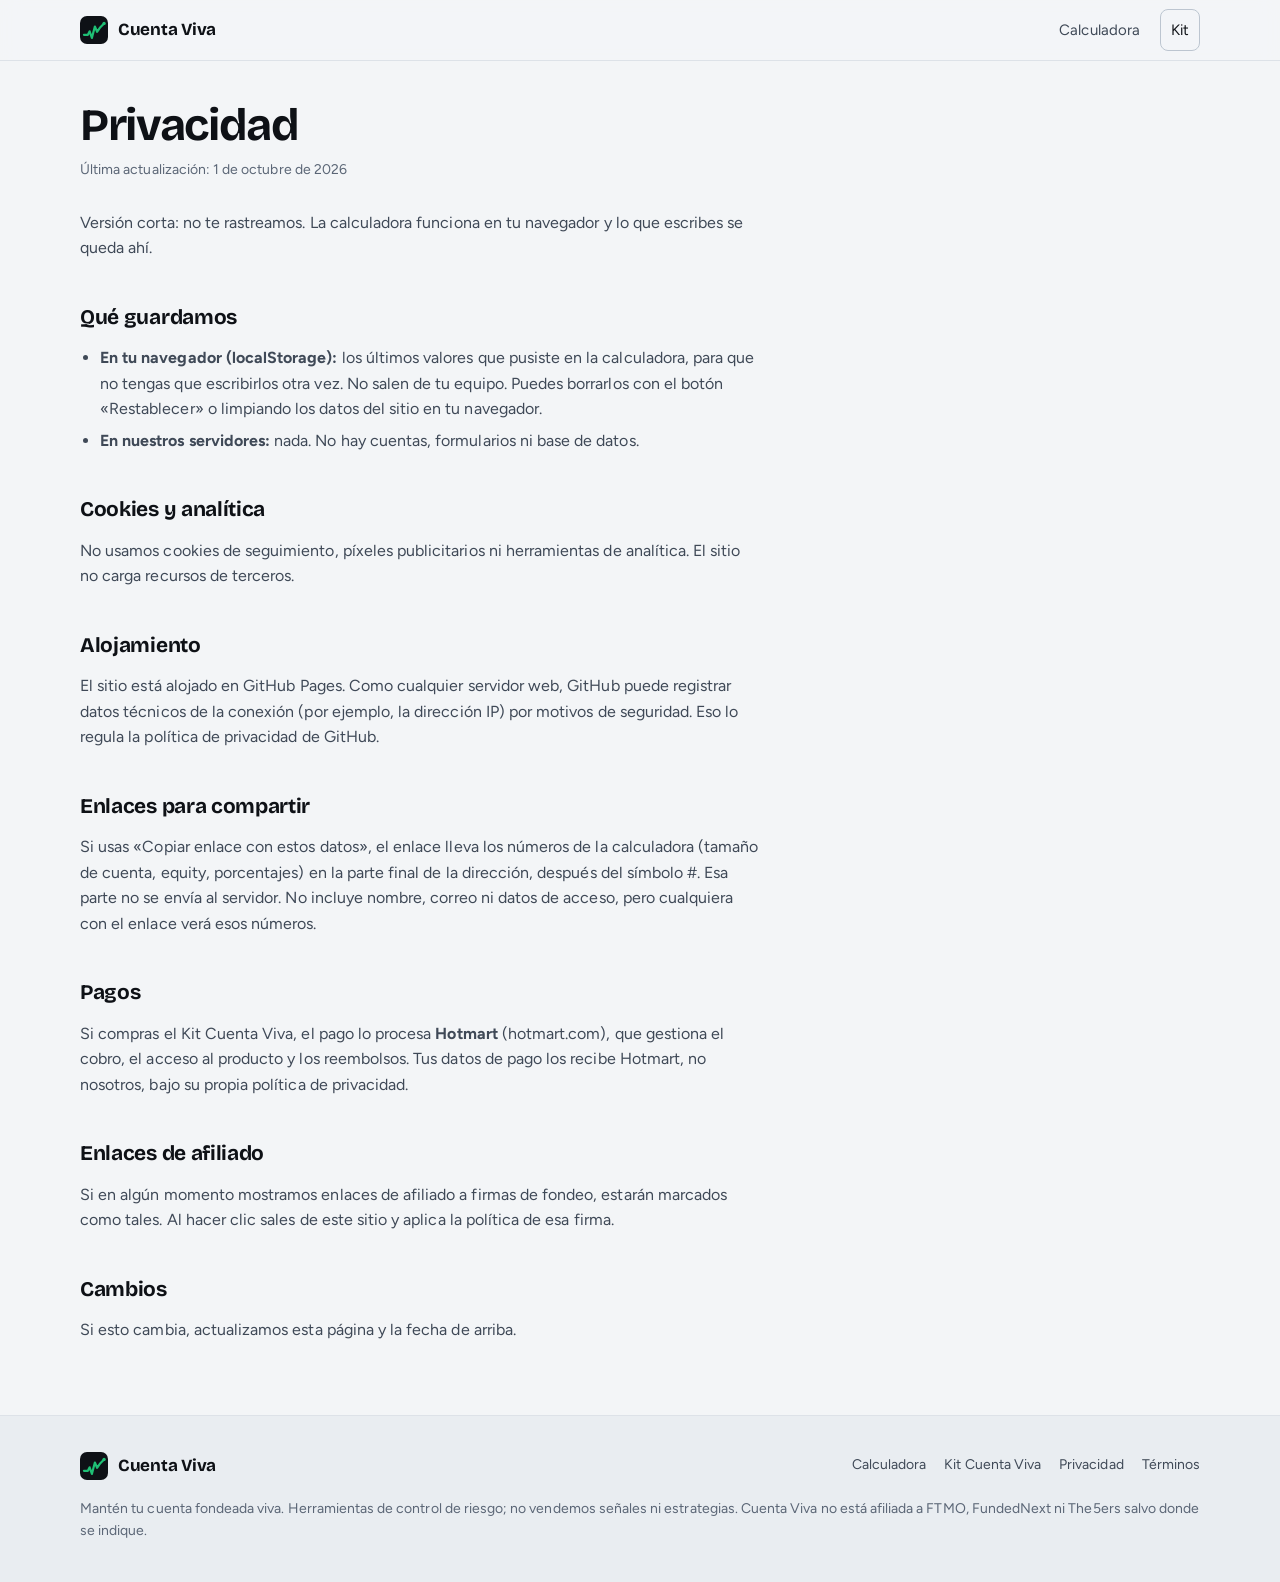
<file: privacidad.html>
<!doctype html>
<html lang="es">
<head>
<meta charset="utf-8">
<meta name="viewport" content="width=device-width, initial-scale=1, viewport-fit=cover">
<title>Privacidad | Cuenta Viva</title>
<meta name="description" content="Cuenta Viva no usa cookies de seguimiento ni analítica. La calculadora guarda tus valores solo en tu navegador. Los pagos los procesa Hotmart.">
<link rel="canonical" href="https://cognitrade.github.io/cuentaviva/privacidad.html">
<meta name="theme-color" content="#0E1116" media="(prefers-color-scheme: dark)">
<meta name="theme-color" content="#F3F5F7" media="(prefers-color-scheme: light)">
<meta name="color-scheme" content="dark light">
<meta property="og:site_name" content="Cuenta Viva">
<meta property="og:title" content="Privacidad | Cuenta Viva">
<meta property="og:description" content="Cuenta Viva no usa cookies de seguimiento ni analítica. La calculadora guarda tus valores solo en tu navegador. Los pagos los procesa Hotmart.">
<link rel="icon" href="favicon.svg" type="image/svg+xml">
<link rel="stylesheet" href="styles.css">
</head>
<body>
<a class="skip" href="#main">Saltar al contenido</a>
<header class="site-header">
  <div class="wrap">
    <a class="brand" href="./" aria-label="Cuenta Viva, inicio">
      <svg viewBox="0 0 32 32" aria-hidden="true"><rect width="32" height="32" rx="8" fill="#0E1116"/><path d="M4.5 21.5h4.5l2-4 2.6 7.5 3.4-13 2.5 6 3.2-4.5 4.8-5" fill="none" stroke="#1FBF75" stroke-width="2.5" stroke-linecap="round" stroke-linejoin="round"/><circle cx="27.5" cy="8.5" r="1.9" fill="#1FBF75"/></svg>
      Cuenta Viva
    </a>
    <nav class="nav" aria-label="Principal">
      <a href="./">Calculadora</a>
      <a href="kit.html" class="nav-cta">Kit</a>
    </nav>
  </div>
</header>

<main id="main">
  <article class="wrap doc">
    <h1>Privacidad</h1>
    <p class="updated">Última actualización: 1 de octubre de 2026</p>
    <div class="prose">
      <p>Versión corta: no te rastreamos. La calculadora funciona en tu navegador y lo que escribes se queda ahí.</p>

      <h2>Qué guardamos</h2>
      <ul>
        <li><strong>En tu navegador (localStorage):</strong> los últimos valores que pusiste en la calculadora, para que no tengas que escribirlos otra vez. No salen de tu equipo. Puedes borrarlos con el botón «Restablecer» o limpiando los datos del sitio en tu navegador.</li>
        <li><strong>En nuestros servidores:</strong> nada. No hay cuentas, formularios ni base de datos.</li>
      </ul>

      <h2>Cookies y analítica</h2>
      <p>No usamos cookies de seguimiento, píxeles publicitarios ni herramientas de analítica. El sitio no carga recursos de terceros.</p>

      <h2>Alojamiento</h2>
      <p>El sitio está alojado en GitHub Pages. Como cualquier servidor web, GitHub puede registrar datos técnicos de la conexión (por ejemplo, la dirección IP) por motivos de seguridad. Eso lo regula la política de privacidad de GitHub.</p>

      <h2>Enlaces para compartir</h2>
      <p>Si usas «Copiar enlace con estos datos», el enlace lleva los números de la calculadora (tamaño de cuenta, equity, porcentajes) en la parte final de la dirección, después del símbolo #. Esa parte no se envía al servidor. No incluye nombre, correo ni datos de acceso, pero cualquiera con el enlace verá esos números.</p>

      <h2>Pagos</h2>
      <p>Si compras el Kit Cuenta Viva, el pago lo procesa <strong>Hotmart</strong> (hotmart.com), que gestiona el cobro, el acceso al producto y los reembolsos. Tus datos de pago los recibe Hotmart, no nosotros, bajo su propia política de privacidad.</p>

      <h2>Enlaces de afiliado</h2>
      <p>Si en algún momento mostramos enlaces de afiliado a firmas de fondeo, estarán marcados como tales. Al hacer clic sales de este sitio y aplica la política de esa firma.</p>

      <h2>Cambios</h2>
      <p>Si esto cambia, actualizamos esta página y la fecha de arriba.</p>
    </div>
  </article>
</main>

<footer class="site-footer">
  <div class="wrap">
    <div class="foot-top">
      <a class="brand" href="./">
        <svg viewBox="0 0 32 32" aria-hidden="true"><rect width="32" height="32" rx="8" fill="#0E1116"/><path d="M4.5 21.5h4.5l2-4 2.6 7.5 3.4-13 2.5 6 3.2-4.5 4.8-5" fill="none" stroke="#1FBF75" stroke-width="2.5" stroke-linecap="round" stroke-linejoin="round"/><circle cx="27.5" cy="8.5" r="1.9" fill="#1FBF75"/></svg>
        Cuenta Viva
      </a>
      <ul class="foot-links">
        <li><a href="./">Calculadora</a></li>
        <li><a href="kit.html">Kit Cuenta Viva</a></li>
        <li><a href="privacidad.html" aria-current="page">Privacidad</a></li>
        <li><a href="terminos.html">Términos</a></li>
      </ul>
    </div>
    <p>Mantén tu cuenta fondeada viva. Herramientas de control de riesgo; no vendemos señales ni estrategias. Cuenta Viva no está afiliada a FTMO, FundedNext ni The5ers salvo donde se indique.</p>
  </div>
</footer>
</body>
</html>
</file>
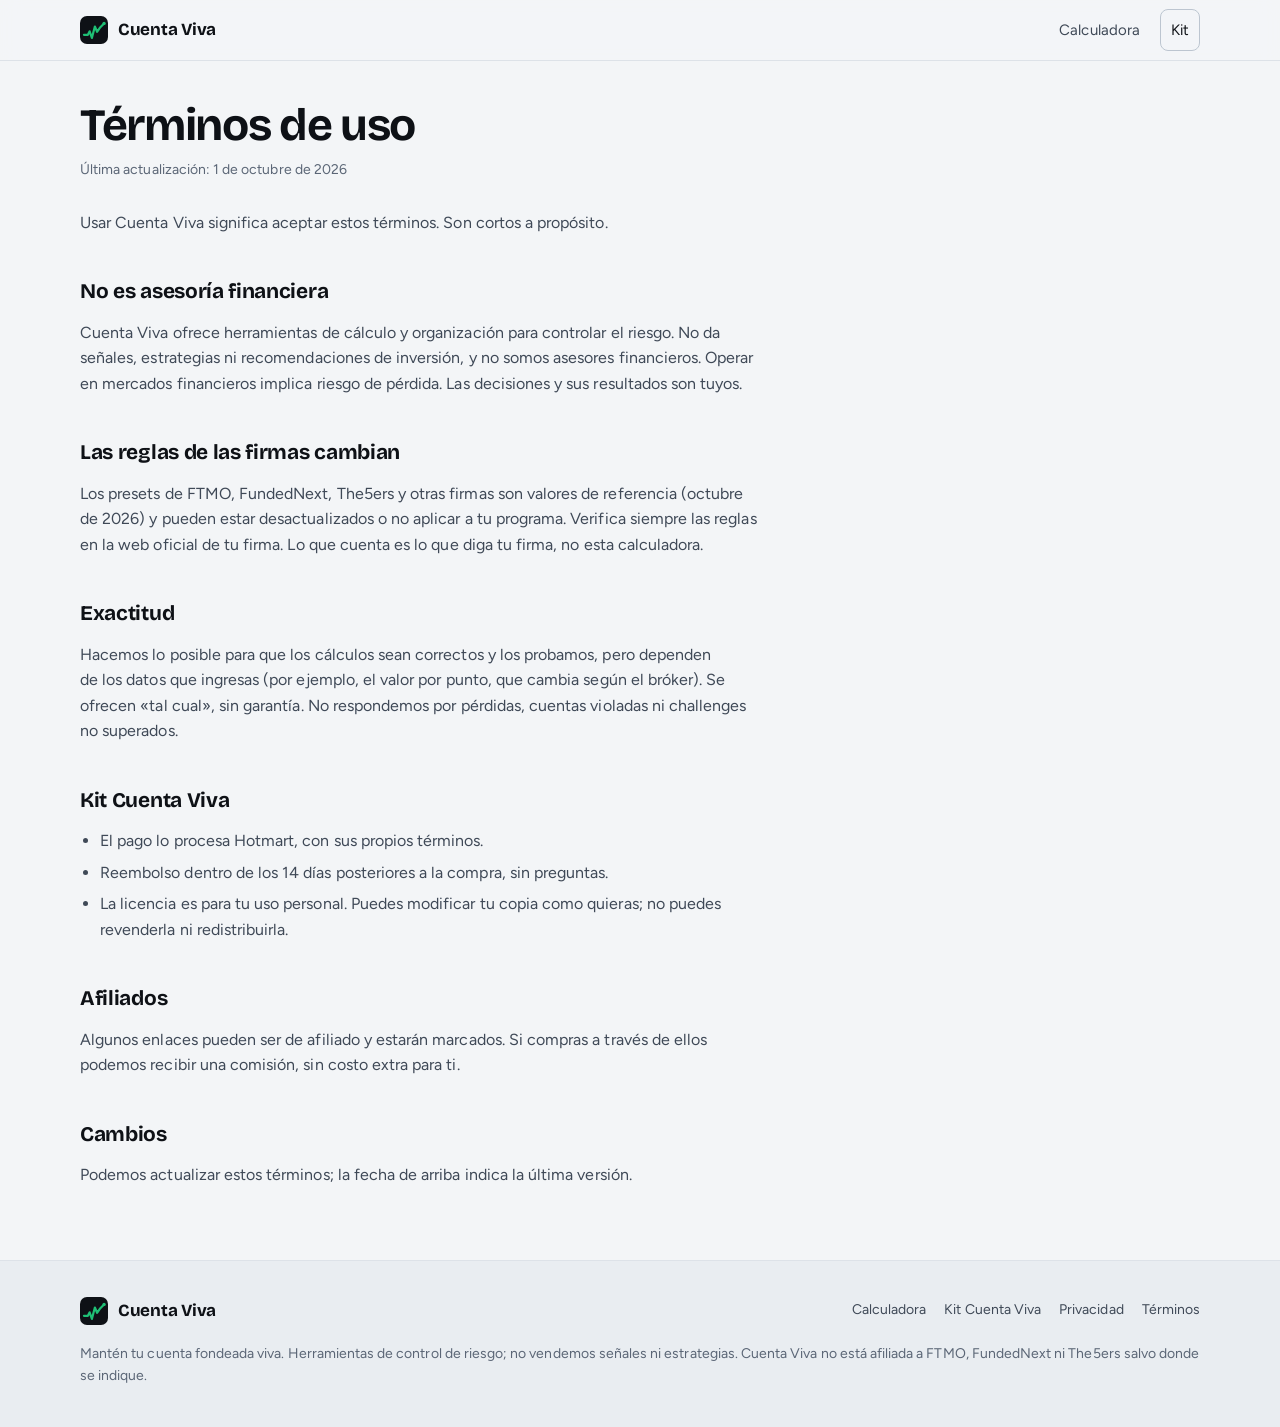
<file: terminos.html>
<!doctype html>
<html lang="es">
<head>
<meta charset="utf-8">
<meta name="viewport" content="width=device-width, initial-scale=1, viewport-fit=cover">
<title>Términos de uso | Cuenta Viva</title>
<meta name="description" content="Términos de Cuenta Viva: herramientas de control de riesgo, no asesoría financiera. Reembolso de 14 días en el kit.">
<link rel="canonical" href="https://cognitrade.github.io/cuentaviva/terminos.html">
<meta name="theme-color" content="#0E1116" media="(prefers-color-scheme: dark)">
<meta name="theme-color" content="#F3F5F7" media="(prefers-color-scheme: light)">
<meta name="color-scheme" content="dark light">
<meta property="og:site_name" content="Cuenta Viva">
<meta property="og:title" content="Términos de uso | Cuenta Viva">
<meta property="og:description" content="Términos de Cuenta Viva: herramientas de control de riesgo, no asesoría financiera. Reembolso de 14 días en el kit.">
<link rel="icon" href="favicon.svg" type="image/svg+xml">
<link rel="stylesheet" href="styles.css">
</head>
<body>
<a class="skip" href="#main">Saltar al contenido</a>
<header class="site-header">
  <div class="wrap">
    <a class="brand" href="./" aria-label="Cuenta Viva, inicio">
      <svg viewBox="0 0 32 32" aria-hidden="true"><rect width="32" height="32" rx="8" fill="#0E1116"/><path d="M4.5 21.5h4.5l2-4 2.6 7.5 3.4-13 2.5 6 3.2-4.5 4.8-5" fill="none" stroke="#1FBF75" stroke-width="2.5" stroke-linecap="round" stroke-linejoin="round"/><circle cx="27.5" cy="8.5" r="1.9" fill="#1FBF75"/></svg>
      Cuenta Viva
    </a>
    <nav class="nav" aria-label="Principal">
      <a href="./">Calculadora</a>
      <a href="kit.html" class="nav-cta">Kit</a>
    </nav>
  </div>
</header>

<main id="main">
  <article class="wrap doc">
    <h1>Términos de uso</h1>
    <p class="updated">Última actualización: 1 de octubre de 2026</p>
    <div class="prose">
      <p>Usar Cuenta Viva significa aceptar estos términos. Son cortos a propósito.</p>

      <h2>No es asesoría financiera</h2>
      <p>Cuenta Viva ofrece herramientas de cálculo y organización para controlar el riesgo. No da señales, estrategias ni recomendaciones de inversión, y no somos asesores financieros. Operar en mercados financieros implica riesgo de pérdida. Las decisiones y sus resultados son tuyos.</p>

      <h2>Las reglas de las firmas cambian</h2>
      <p>Los presets de FTMO, FundedNext, The5ers y otras firmas son valores de referencia (octubre de 2026) y pueden estar desactualizados o no aplicar a tu programa. Verifica siempre las reglas en la web oficial de tu firma. Lo que cuenta es lo que diga tu firma, no esta calculadora.</p>

      <h2>Exactitud</h2>
      <p>Hacemos lo posible para que los cálculos sean correctos y los probamos, pero dependen de los datos que ingresas (por ejemplo, el valor por punto, que cambia según el bróker). Se ofrecen «tal cual», sin garantía. No respondemos por pérdidas, cuentas violadas ni challenges no superados.</p>

      <h2>Kit Cuenta Viva</h2>
      <ul>
        <li>El pago lo procesa Hotmart, con sus propios términos.</li>
        <li>Reembolso dentro de los 14 días posteriores a la compra, sin preguntas.</li>
        <li>La licencia es para tu uso personal. Puedes modificar tu copia como quieras; no puedes revenderla ni redistribuirla.</li>
      </ul>

      <h2>Afiliados</h2>
      <p>Algunos enlaces pueden ser de afiliado y estarán marcados. Si compras a través de ellos podemos recibir una comisión, sin costo extra para ti.</p>

      <h2>Cambios</h2>
      <p>Podemos actualizar estos términos; la fecha de arriba indica la última versión.</p>
    </div>
  </article>
</main>

<footer class="site-footer">
  <div class="wrap">
    <div class="foot-top">
      <a class="brand" href="./">
        <svg viewBox="0 0 32 32" aria-hidden="true"><rect width="32" height="32" rx="8" fill="#0E1116"/><path d="M4.5 21.5h4.5l2-4 2.6 7.5 3.4-13 2.5 6 3.2-4.5 4.8-5" fill="none" stroke="#1FBF75" stroke-width="2.5" stroke-linecap="round" stroke-linejoin="round"/><circle cx="27.5" cy="8.5" r="1.9" fill="#1FBF75"/></svg>
        Cuenta Viva
      </a>
      <ul class="foot-links">
        <li><a href="./">Calculadora</a></li>
        <li><a href="kit.html">Kit Cuenta Viva</a></li>
        <li><a href="privacidad.html">Privacidad</a></li>
        <li><a href="terminos.html" aria-current="page">Términos</a></li>
      </ul>
    </div>
    <p>Mantén tu cuenta fondeada viva. Herramientas de control de riesgo; no vendemos señales ni estrategias. Cuenta Viva no está afiliada a FTMO, FundedNext ni The5ers salvo donde se indique.</p>
  </div>
</footer>
</body>
</html>
</file>
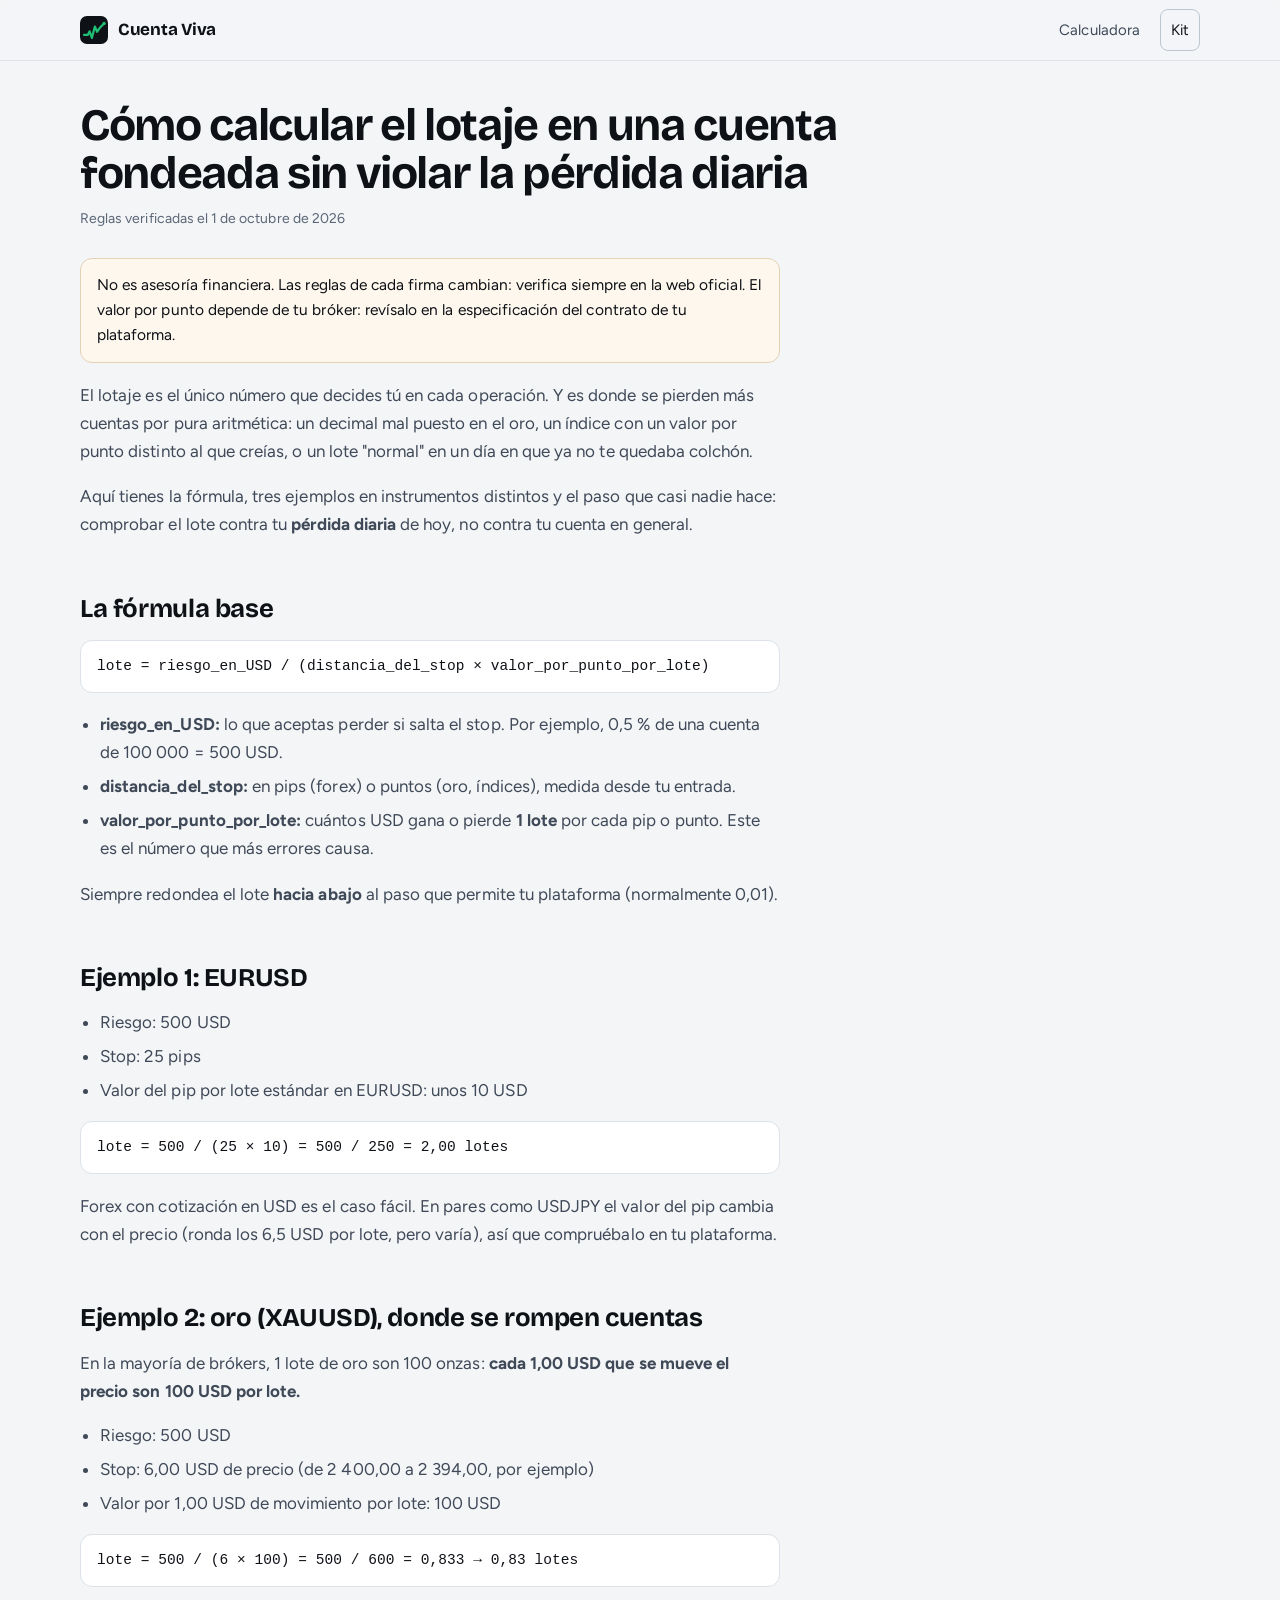
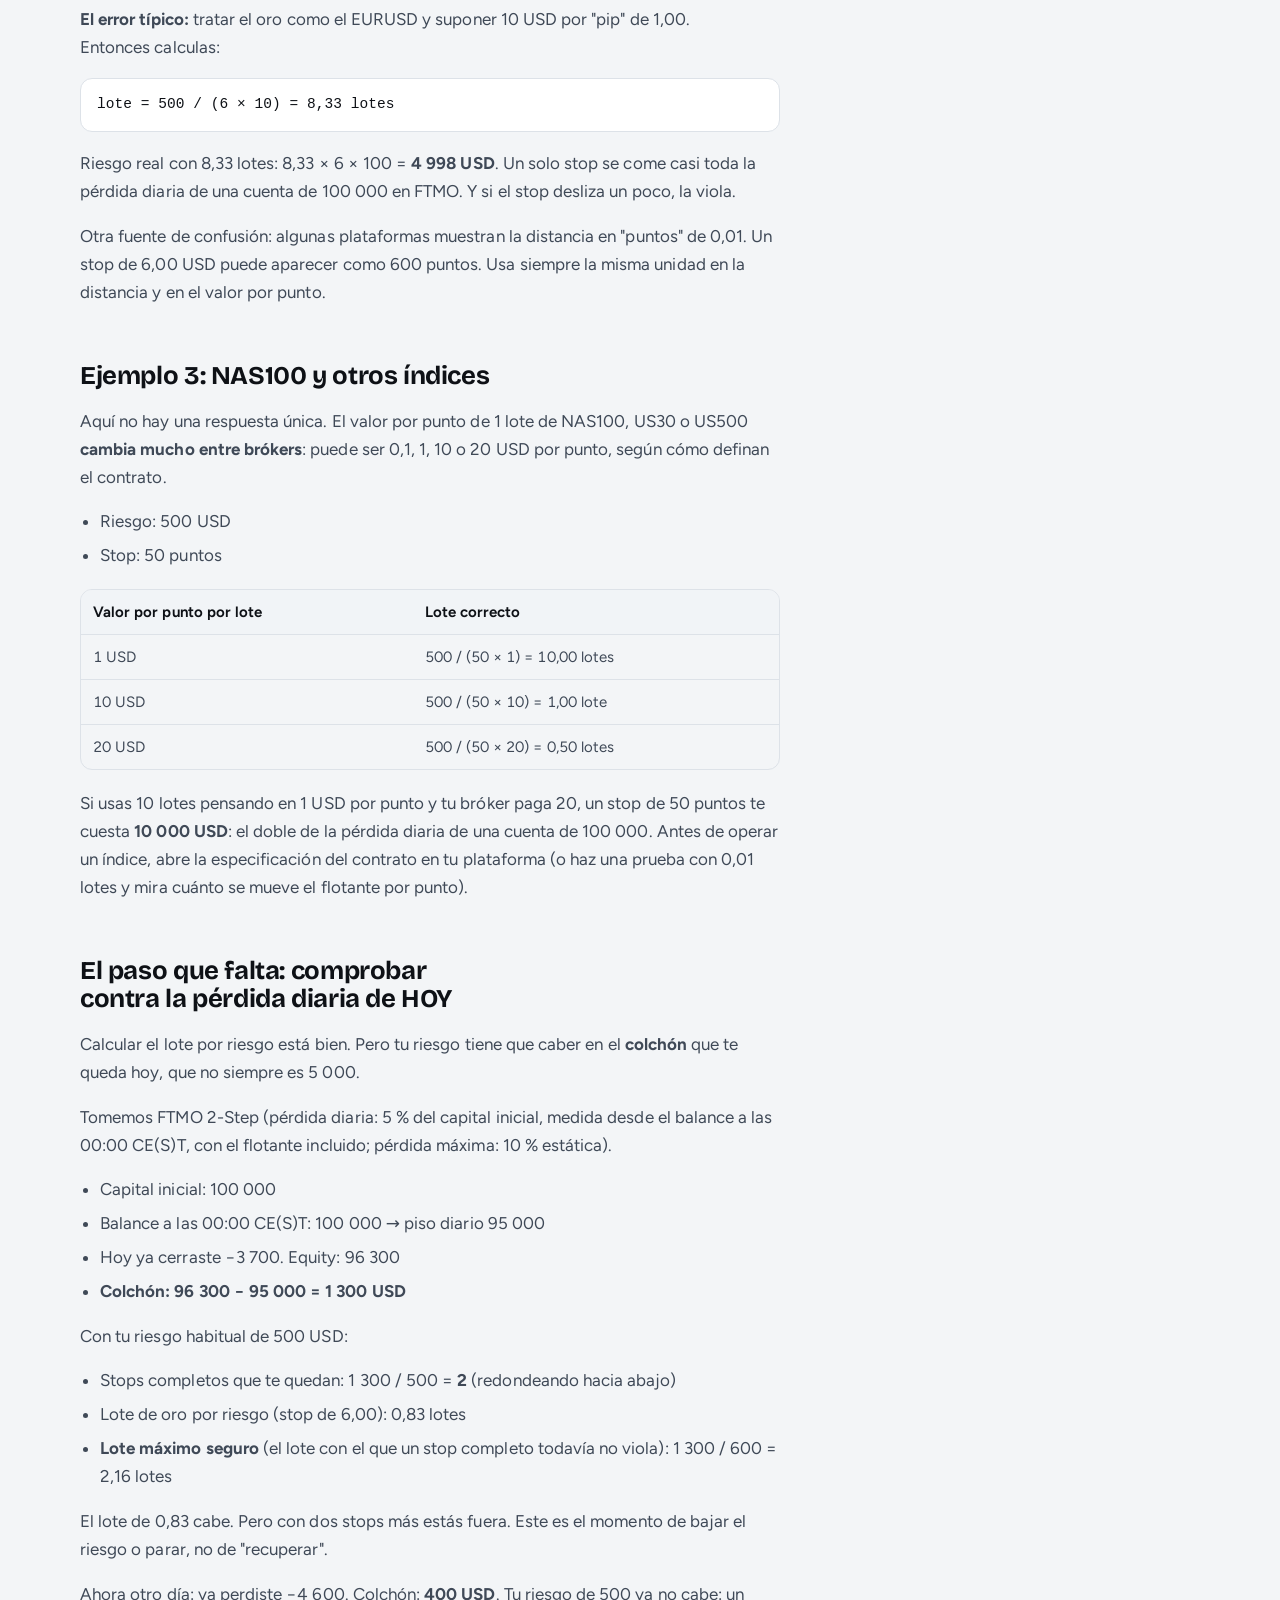
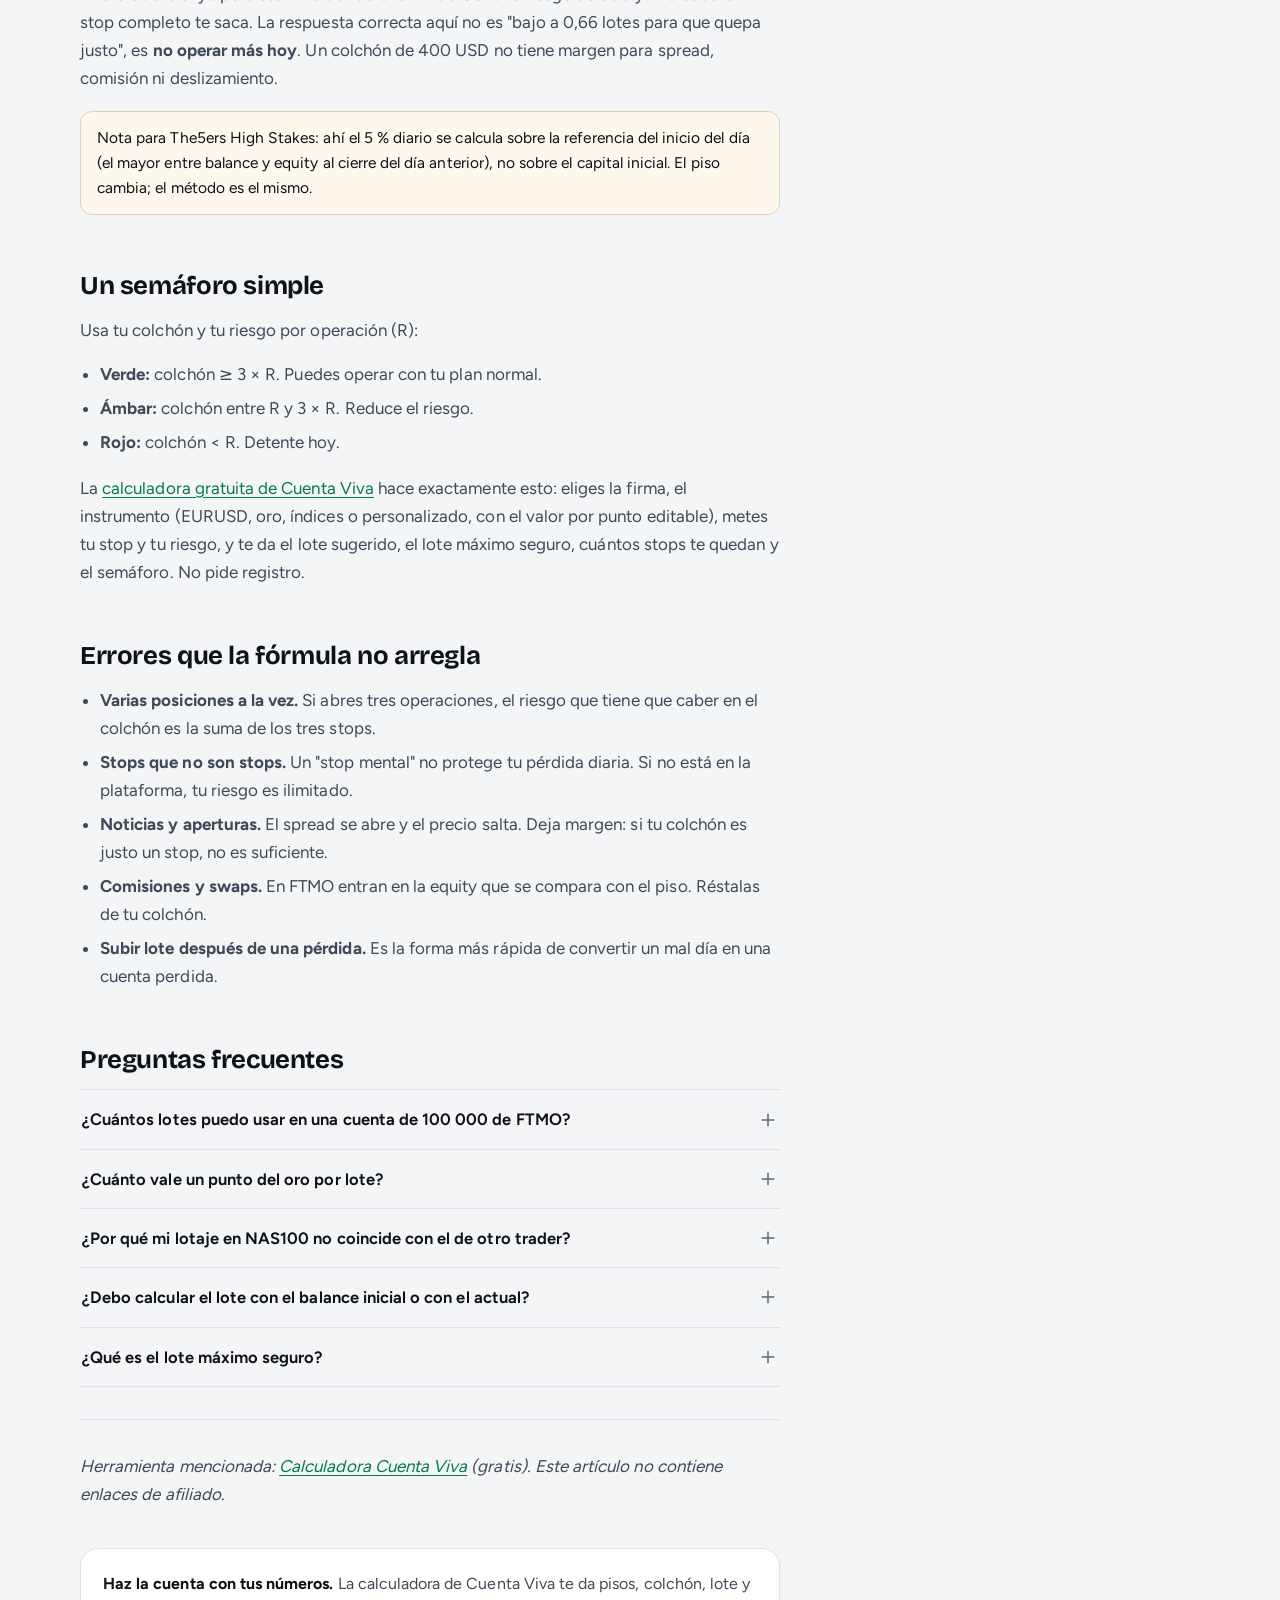
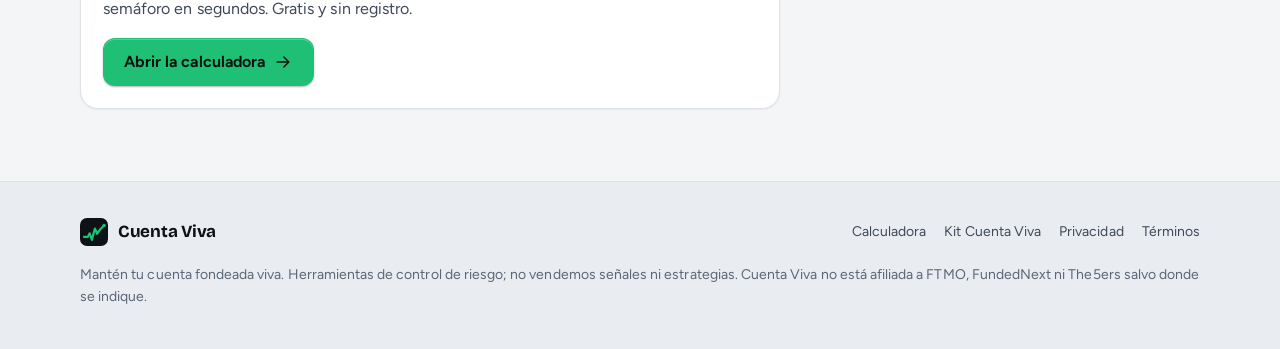
<file: articulos/calcular-lotaje-cuenta-fondeada-perdida-diaria.html>
<!doctype html>
<html lang="es">
<head>
<meta charset="utf-8">
<meta name="viewport" content="width=device-width, initial-scale=1, viewport-fit=cover">
<title>Cómo calcular el lotaje en una cuenta fondeada sin violar la pérdida diaria | Cuenta Viva</title>
<meta name="description" content="Fórmula de lotaje para cuentas fondeadas con ejemplos en EURUSD, oro y NAS100, y cómo comprobar que un stop completo no rompe tu pérdida diaria.">
<link rel="canonical" href="https://cognitrade.github.io/cuentaviva/articulos/calcular-lotaje-cuenta-fondeada-perdida-diaria.html">
<meta name="theme-color" content="#0E1116" media="(prefers-color-scheme: dark)">
<meta name="theme-color" content="#F3F5F7" media="(prefers-color-scheme: light)">
<meta name="color-scheme" content="dark light">
<link rel="icon" href="../favicon.svg" type="image/svg+xml">
<link rel="stylesheet" href="../styles.css">
<meta property="og:type" content="article">
<meta property="og:locale" content="es_LA">
<meta property="og:site_name" content="Cuenta Viva">
<meta property="og:title" content="Cómo calcular el lotaje en una cuenta fondeada sin violar la pérdida diaria">
<meta property="og:description" content="Fórmula de lotaje para cuentas fondeadas con ejemplos en EURUSD, oro y NAS100, y cómo comprobar que un stop completo no rompe tu pérdida diaria.">
<meta property="og:url" content="https://cognitrade.github.io/cuentaviva/articulos/calcular-lotaje-cuenta-fondeada-perdida-diaria.html">
<meta property="og:image" content="https://cognitrade.github.io/cuentaviva/og-image.png">
<meta name="twitter:card" content="summary_large_image">
<script type="application/ld+json">
{
  "@context": "https://schema.org",
  "@type": "Article",
  "headline": "Cómo calcular el lotaje en una cuenta fondeada sin violar la pérdida diaria",
  "description": "Fórmula de lotaje para cuentas fondeadas con ejemplos en EURUSD, oro y NAS100, y cómo comprobar que un stop completo no rompe tu pérdida diaria.",
  "inLanguage": "es",
  "datePublished": "2026-10-01",
  "dateModified": "2026-10-01",
  "mainEntityOfPage": "https://cognitrade.github.io/cuentaviva/articulos/calcular-lotaje-cuenta-fondeada-perdida-diaria.html",
  "publisher": {
    "@type": "Organization",
    "name": "Cuenta Viva",
    "url": "https://cognitrade.github.io/cuentaviva/"
  },
  "author": {
    "@type": "Organization",
    "name": "Cuenta Viva"
  }
}
</script>
<script type="application/ld+json">
{
  "@context": "https://schema.org",
  "@type": "FAQPage",
  "mainEntity": [
    {
      "@type": "Question",
      "name": "¿Cuántos lotes puedo usar en una cuenta de 100 000 de FTMO?",
      "acceptedAnswer": {
        "@type": "Answer",
        "text": "Depende de tu stop y del instrumento, no del tamaño de la cuenta. Con 500 USD de riesgo y 25 pips de stop en EURUSD son 2,00 lotes; con 6,00 USD de stop en oro son 0,83 lotes."
      }
    },
    {
      "@type": "Question",
      "name": "¿Cuánto vale un punto del oro por lote?",
      "acceptedAnswer": {
        "@type": "Answer",
        "text": "En la mayoría de brókers, 1 lote = 100 onzas, así que 1,00 USD de movimiento = 100 USD por lote. Confírmalo en la especificación del contrato de tu plataforma."
      }
    },
    {
      "@type": "Question",
      "name": "¿Por qué mi lotaje en NAS100 no coincide con el de otro trader?",
      "acceptedAnswer": {
        "@type": "Answer",
        "text": "Porque el valor por punto del índice depende del bróker. Puede variar de 0,1 a 20 USD por punto por lote."
      }
    },
    {
      "@type": "Question",
      "name": "¿Debo calcular el lote con el balance inicial o con el actual?",
      "acceptedAnswer": {
        "@type": "Answer",
        "text": "El riesgo puede definirse sobre el inicial, pero el lote final tiene que caber en el colchón de hoy: equity actual menos el piso más alto entre el diario y el máximo."
      }
    },
    {
      "@type": "Question",
      "name": "¿Qué es el lote máximo seguro?",
      "acceptedAnswer": {
        "@type": "Answer",
        "text": "El lote más grande con el que, si salta tu stop completo, todavía no tocas el piso. No es un objetivo: es un tope."
      }
    }
  ]
}
</script>
</head>
<body>
<svg width="0" height="0" style="position:absolute" aria-hidden="true" focusable="false">
  <symbol id="i-plus" viewBox="0 0 24 24"><path d="M12 5v14M5 12h14"/></symbol>
  <symbol id="i-arrow" viewBox="0 0 24 24"><path d="M5 12h14M13 6l6 6-6 6"/></symbol>
</svg>
<a class="skip" href="#main">Saltar al contenido</a>
<header class="site-header">
  <div class="wrap">
    <a class="brand" href="../" aria-label="Cuenta Viva, inicio">
      <svg viewBox="0 0 32 32" aria-hidden="true"><rect width="32" height="32" rx="8" fill="#0E1116"/><path d="M4.5 21.5h4.5l2-4 2.6 7.5 3.4-13 2.5 6 3.2-4.5 4.8-5" fill="none" stroke="#1FBF75" stroke-width="2.5" stroke-linecap="round" stroke-linejoin="round"/><circle cx="27.5" cy="8.5" r="1.9" fill="#1FBF75"/></svg>
      Cuenta Viva
    </a>
    <nav class="nav" aria-label="Principal">
      <a href="../">Calculadora</a>
      <a href="../kit.html" class="nav-cta">Kit</a>
    </nav>
  </div>
</header>

<main id="main">
  <article class="wrap doc article">
    <h1>Cómo calcular el lotaje en una cuenta fondeada sin violar la pérdida diaria</h1>
    <p class="updated">Reglas verificadas el 1 de octubre de 2026</p>
    <div class="prose">
<blockquote class="note">No es asesoría financiera. Las reglas de cada firma cambian: verifica siempre en la web oficial. El valor por punto depende de tu bróker: revísalo en la especificación del contrato de tu plataforma.</blockquote>
<p>El lotaje es el único número que decides tú en cada operación. Y es donde se pierden más cuentas por pura aritmética: un decimal mal puesto en el oro, un índice con un valor por punto distinto al que creías, o un lote "normal" en un día en que ya no te quedaba colchón.</p>
<p>Aquí tienes la fórmula, tres ejemplos en instrumentos distintos y el paso que casi nadie hace: comprobar el lote contra tu <strong>pérdida diaria</strong> de hoy, no contra tu cuenta en general.</p>
<h2>La fórmula base</h2>
<pre class="code"><code>lote = riesgo_en_USD / (distancia_del_stop × valor_por_punto_por_lote)</code></pre>
<ul><li><strong>riesgo_en_USD:</strong> lo que aceptas perder si salta el stop. Por ejemplo, 0,5 % de una cuenta de 100 000 = 500 USD.</li><li><strong>distancia_del_stop:</strong> en pips (forex) o puntos (oro, índices), medida desde tu entrada.</li><li><strong>valor_por_punto_por_lote:</strong> cuántos USD gana o pierde <strong>1 lote</strong> por cada pip o punto. Este es el número que más errores causa.</li></ul>
<p>Siempre redondea el lote <strong>hacia abajo</strong> al paso que permite tu plataforma (normalmente 0,01).</p>
<h2>Ejemplo 1: EURUSD</h2>
<ul><li>Riesgo: 500 USD</li><li>Stop: 25 pips</li><li>Valor del pip por lote estándar en EURUSD: unos 10 USD</li></ul>
<pre class="code"><code>lote = 500 / (25 × 10) = 500 / 250 = 2,00 lotes</code></pre>
<p>Forex con cotización en USD es el caso fácil. En pares como USDJPY el valor del pip cambia con el precio (ronda los 6,5 USD por lote, pero varía), así que compruébalo en tu plataforma.</p>
<h2>Ejemplo 2: oro (XAUUSD), donde se rompen cuentas</h2>
<p>En la mayoría de brókers, 1 lote de oro son 100 onzas: <strong>cada 1,00 USD que se mueve el precio son 100 USD por lote.</strong></p>
<ul><li>Riesgo: 500 USD</li><li>Stop: 6,00 USD de precio (de 2 400,00 a 2 394,00, por ejemplo)</li><li>Valor por 1,00 USD de movimiento por lote: 100 USD</li></ul>
<pre class="code"><code>lote = 500 / (6 × 100) = 500 / 600 = 0,833 → 0,83 lotes</code></pre>
<p><strong>El error típico:</strong> tratar el oro como el EURUSD y suponer 10 USD por "pip" de 1,00. Entonces calculas:</p>
<pre class="code"><code>lote = 500 / (6 × 10) = 8,33 lotes</code></pre>
<p>Riesgo real con 8,33 lotes: 8,33 × 6 × 100 = <strong>4 998 USD</strong>. Un solo stop se come casi toda la pérdida diaria de una cuenta de 100 000 en FTMO. Y si el stop desliza un poco, la viola.</p>
<p>Otra fuente de confusión: algunas plataformas muestran la distancia en "puntos" de 0,01. Un stop de 6,00 USD puede aparecer como 600 puntos. Usa siempre la misma unidad en la distancia y en el valor por punto.</p>
<h2>Ejemplo 3: NAS100 y otros índices</h2>
<p>Aquí no hay una respuesta única. El valor por punto de 1 lote de NAS100, US30 o US500 <strong>cambia mucho entre brókers</strong>: puede ser 0,1, 1, 10 o 20 USD por punto, según cómo definan el contrato.</p>
<ul><li>Riesgo: 500 USD</li><li>Stop: 50 puntos</li></ul>
<div class="table-wrap"><table class="data"><thead><tr><th>Valor por punto por lote</th><th>Lote correcto</th></tr></thead><tbody><tr><td>1 USD</td><td>500 / (50 × 1) = 10,00 lotes</td></tr><tr><td>10 USD</td><td>500 / (50 × 10) = 1,00 lote</td></tr><tr><td>20 USD</td><td>500 / (50 × 20) = 0,50 lotes</td></tr></tbody></table></div>
<p>Si usas 10 lotes pensando en 1 USD por punto y tu bróker paga 20, un stop de 50 puntos te cuesta <strong>10 000 USD</strong>: el doble de la pérdida diaria de una cuenta de 100 000. Antes de operar un índice, abre la especificación del contrato en tu plataforma (o haz una prueba con 0,01 lotes y mira cuánto se mueve el flotante por punto).</p>
<h2>El paso que falta: comprobar contra la pérdida diaria de HOY</h2>
<p>Calcular el lote por riesgo está bien. Pero tu riesgo tiene que caber en el <strong>colchón</strong> que te queda hoy, que no siempre es 5 000.</p>
<p>Tomemos FTMO 2-Step (pérdida diaria: 5 % del capital inicial, medida desde el balance a las 00:00 CE(S)T, con el flotante incluido; pérdida máxima: 10 % estática).</p>
<ul><li>Capital inicial: 100 000</li><li>Balance a las 00:00 CE(S)T: 100 000 → piso diario 95 000</li><li>Hoy ya cerraste −3 700. Equity: 96 300</li><li><strong>Colchón: 96 300 − 95 000 = 1 300 USD</strong></li></ul>
<p>Con tu riesgo habitual de 500 USD:</p>
<ul><li>Stops completos que te quedan: 1 300 / 500 = <strong>2</strong> (redondeando hacia abajo)</li><li>Lote de oro por riesgo (stop de 6,00): 0,83 lotes</li><li><strong>Lote máximo seguro</strong> (el lote con el que un stop completo todavía no viola): 1 300 / 600 = 2,16 lotes</li></ul>
<p>El lote de 0,83 cabe. Pero con dos stops más estás fuera. Este es el momento de bajar el riesgo o parar, no de "recuperar".</p>
<p>Ahora otro día: ya perdiste −4 600. Colchón: <strong>400 USD</strong>. Tu riesgo de 500 ya no cabe: un stop completo te saca. La respuesta correcta aquí no es "bajo a 0,66 lotes para que quepa justo", es <strong>no operar más hoy</strong>. Un colchón de 400 USD no tiene margen para spread, comisión ni deslizamiento.</p>
<blockquote class="note">Nota para The5ers High Stakes: ahí el 5 % diario se calcula sobre la referencia del inicio del día (el mayor entre balance y equity al cierre del día anterior), no sobre el capital inicial. El piso cambia; el método es el mismo.</blockquote>
<h2>Un semáforo simple</h2>
<p>Usa tu colchón y tu riesgo por operación (R):</p>
<ul><li><strong>Verde:</strong> colchón ≥ 3 × R. Puedes operar con tu plan normal.</li><li><strong>Ámbar:</strong> colchón entre R y 3 × R. Reduce el riesgo.</li><li><strong>Rojo:</strong> colchón &lt; R. Detente hoy.</li></ul>
<p>La <a href="../">calculadora gratuita de Cuenta Viva</a> hace exactamente esto: eliges la firma, el instrumento (EURUSD, oro, índices o personalizado, con el valor por punto editable), metes tu stop y tu riesgo, y te da el lote sugerido, el lote máximo seguro, cuántos stops te quedan y el semáforo. No pide registro.</p>
<h2>Errores que la fórmula no arregla</h2>
<ul><li><strong>Varias posiciones a la vez.</strong> Si abres tres operaciones, el riesgo que tiene que caber en el colchón es la suma de los tres stops.</li><li><strong>Stops que no son stops.</strong> Un "stop mental" no protege tu pérdida diaria. Si no está en la plataforma, tu riesgo es ilimitado.</li><li><strong>Noticias y aperturas.</strong> El spread se abre y el precio salta. Deja margen: si tu colchón es justo un stop, no es suficiente.</li><li><strong>Comisiones y swaps.</strong> En FTMO entran en la equity que se compara con el piso. Réstalas de tu colchón.</li><li><strong>Subir lote después de una pérdida.</strong> Es la forma más rápida de convertir un mal día en una cuenta perdida.</li></ul>
<h2>Preguntas frecuentes</h2>
<div class="faq">
<details><summary>¿Cuántos lotes puedo usar en una cuenta de 100 000 de FTMO?<svg class="icon" aria-hidden="true"><use href="#i-plus"/></svg></summary><div class="answer"><p>Depende de tu stop y del instrumento, no del tamaño de la cuenta. Con 500 USD de riesgo y 25 pips de stop en EURUSD son 2,00 lotes; con 6,00 USD de stop en oro son 0,83 lotes.</p></div></details>
<details><summary>¿Cuánto vale un punto del oro por lote?<svg class="icon" aria-hidden="true"><use href="#i-plus"/></svg></summary><div class="answer"><p>En la mayoría de brókers, 1 lote = 100 onzas, así que 1,00 USD de movimiento = 100 USD por lote. Confírmalo en la especificación del contrato de tu plataforma.</p></div></details>
<details><summary>¿Por qué mi lotaje en NAS100 no coincide con el de otro trader?<svg class="icon" aria-hidden="true"><use href="#i-plus"/></svg></summary><div class="answer"><p>Porque el valor por punto del índice depende del bróker. Puede variar de 0,1 a 20 USD por punto por lote.</p></div></details>
<details><summary>¿Debo calcular el lote con el balance inicial o con el actual?<svg class="icon" aria-hidden="true"><use href="#i-plus"/></svg></summary><div class="answer"><p>El riesgo puede definirse sobre el inicial, pero el lote final tiene que caber en el colchón de hoy: equity actual menos el piso más alto entre el diario y el máximo.</p></div></details>
<details><summary>¿Qué es el lote máximo seguro?<svg class="icon" aria-hidden="true"><use href="#i-plus"/></svg></summary><div class="answer"><p>El lote más grande con el que, si salta tu stop completo, todavía no tocas el piso. No es un objetivo: es un tope.</p></div></details>
</div>
<hr>
<p><em>Herramienta mencionada: <a href="../">Calculadora Cuenta Viva</a> (gratis). Este artículo no contiene enlaces de afiliado.</em></p>
    </div>
    <aside class="article-cta" aria-label="Calculadora">
      <p><strong>Haz la cuenta con tus números.</strong> La calculadora de Cuenta Viva te da pisos, colchón, lote y semáforo en segundos. Gratis y sin registro.</p>
      <a class="btn btn-primary" href="../">Abrir la calculadora<svg class="icon" aria-hidden="true"><use href="#i-arrow"/></svg></a>
    </aside>
  </article>
</main>

<footer class="site-footer">
  <div class="wrap">
    <div class="foot-top">
      <a class="brand" href="../">
        <svg viewBox="0 0 32 32" aria-hidden="true"><rect width="32" height="32" rx="8" fill="#0E1116"/><path d="M4.5 21.5h4.5l2-4 2.6 7.5 3.4-13 2.5 6 3.2-4.5 4.8-5" fill="none" stroke="#1FBF75" stroke-width="2.5" stroke-linecap="round" stroke-linejoin="round"/><circle cx="27.5" cy="8.5" r="1.9" fill="#1FBF75"/></svg>
        Cuenta Viva
      </a>
      <ul class="foot-links">
        <li><a href="../">Calculadora</a></li>
        <li><a href="../kit.html">Kit Cuenta Viva</a></li>
        <li><a href="../privacidad.html">Privacidad</a></li>
        <li><a href="../terminos.html">Términos</a></li>
      </ul>
    </div>
    <p>Mantén tu cuenta fondeada viva. Herramientas de control de riesgo; no vendemos señales ni estrategias. Cuenta Viva no está afiliada a FTMO, FundedNext ni The5ers salvo donde se indique.</p>
  </div>
</footer>
</body>
</html>
</file>
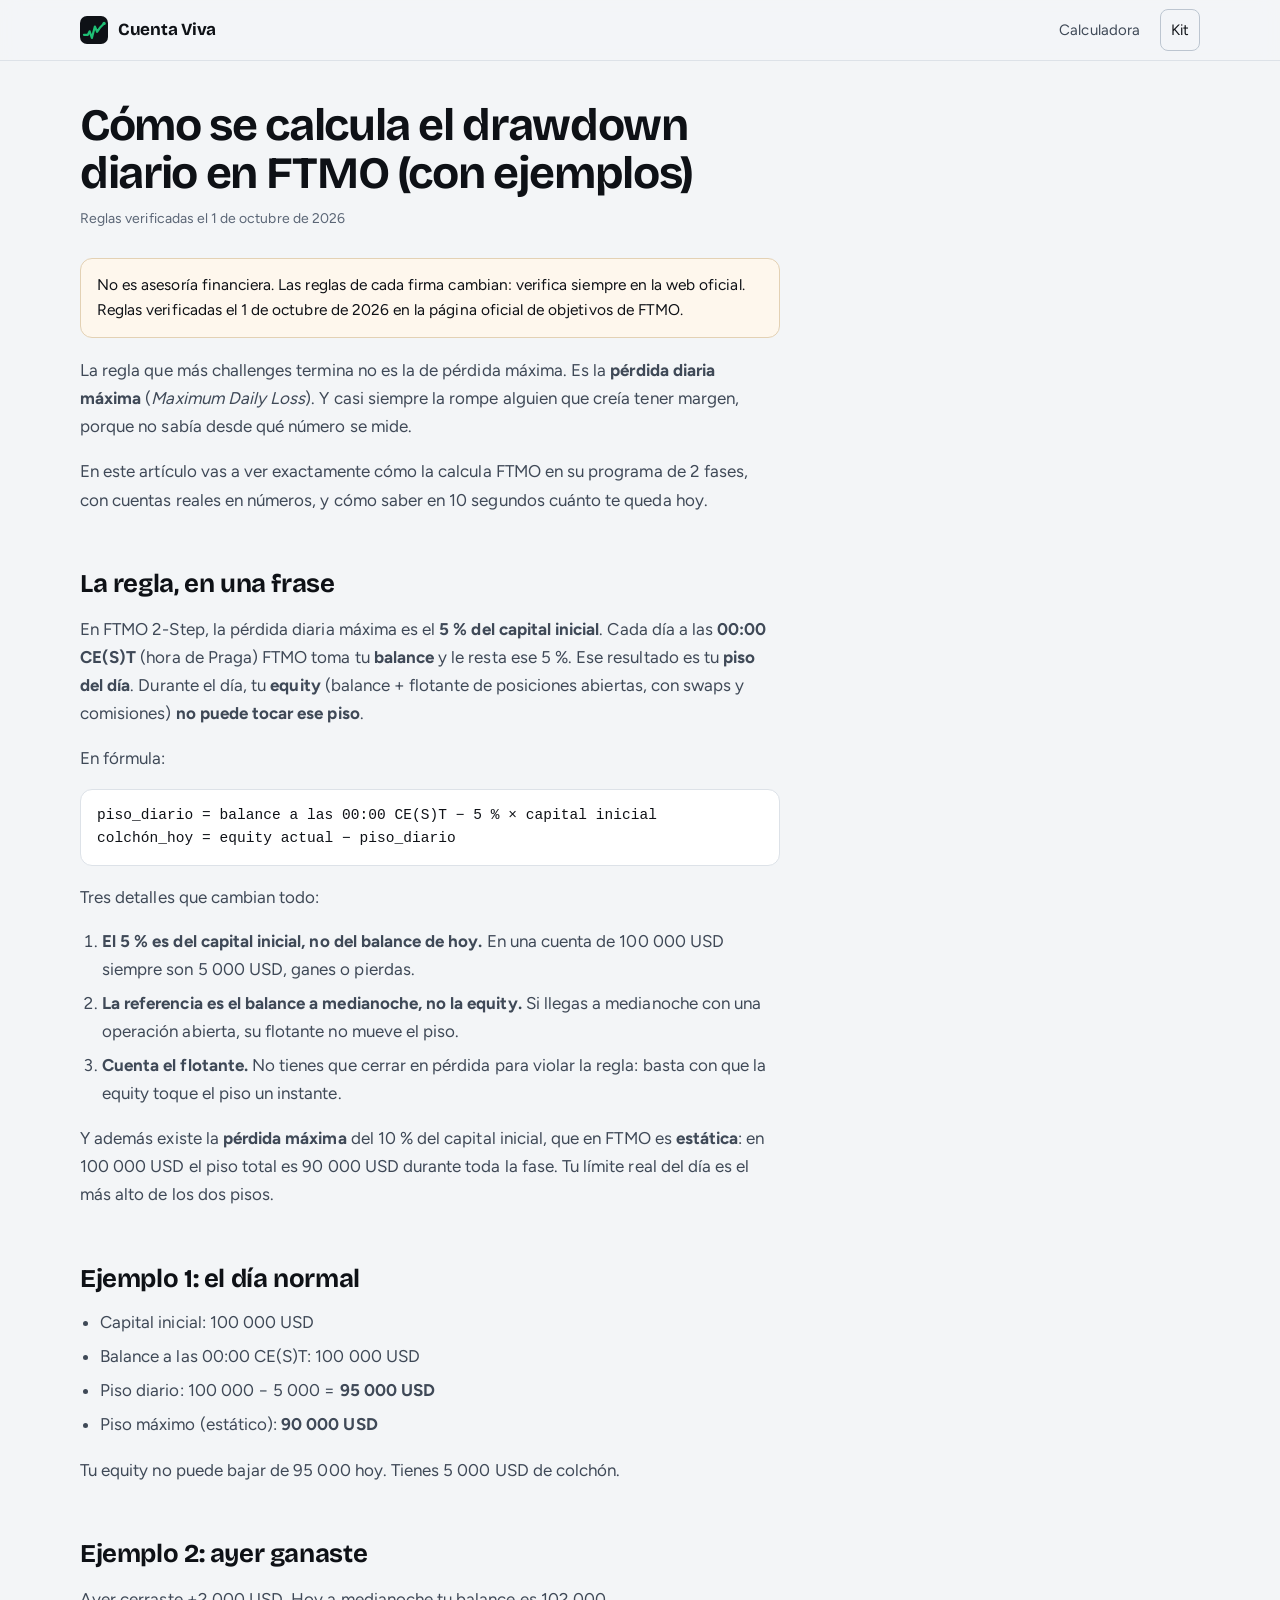
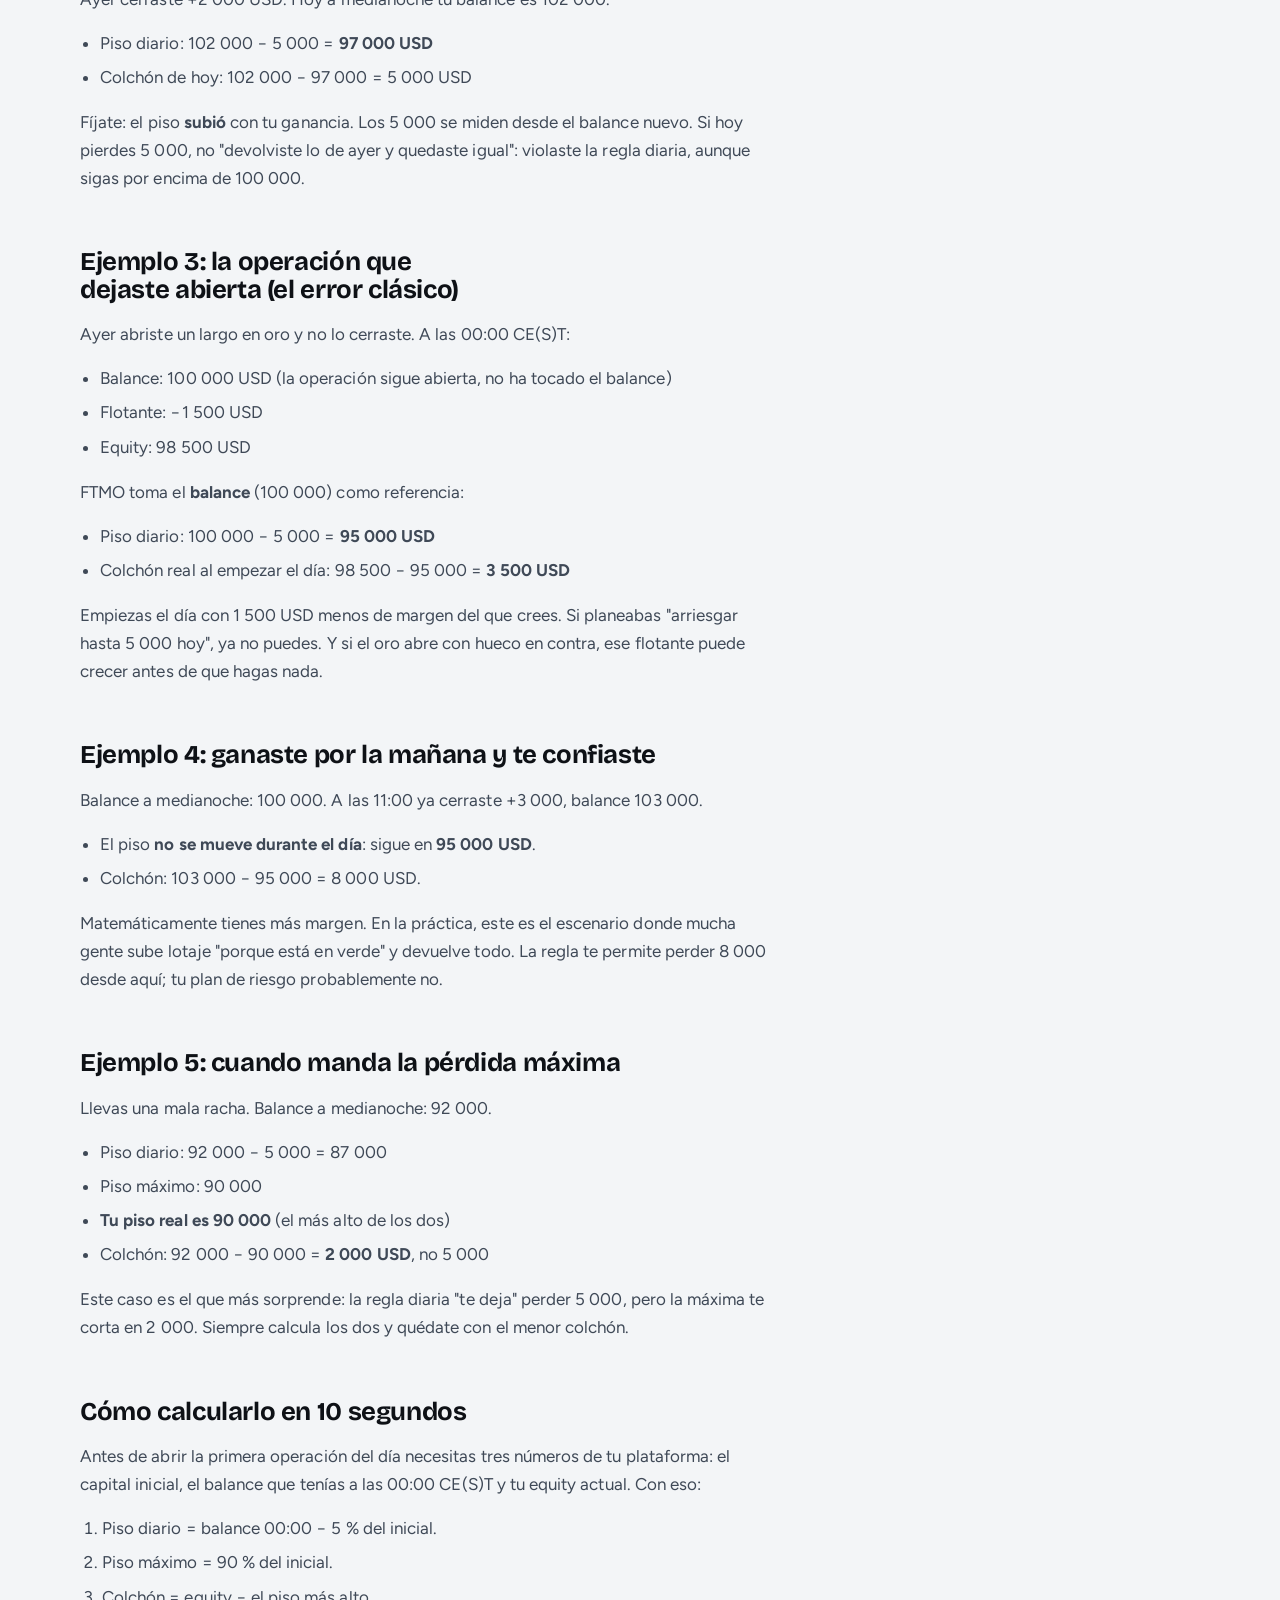
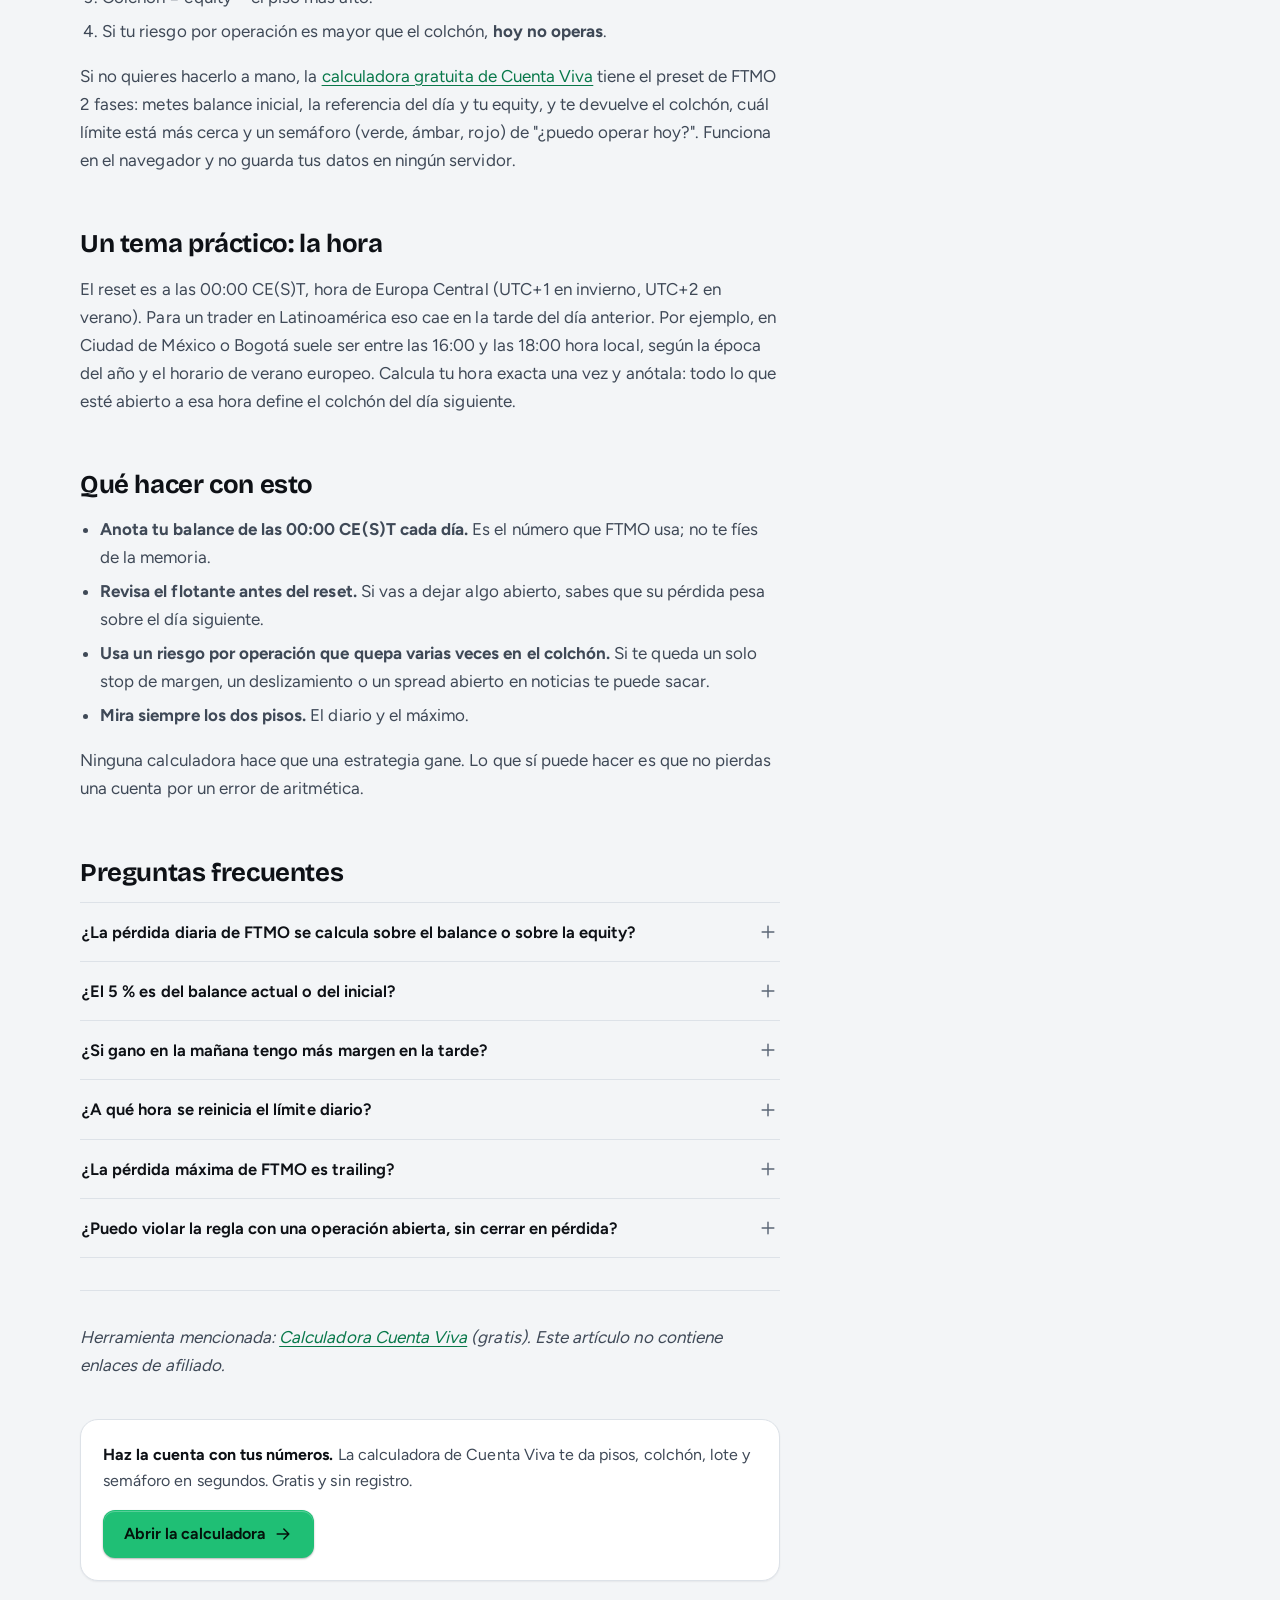
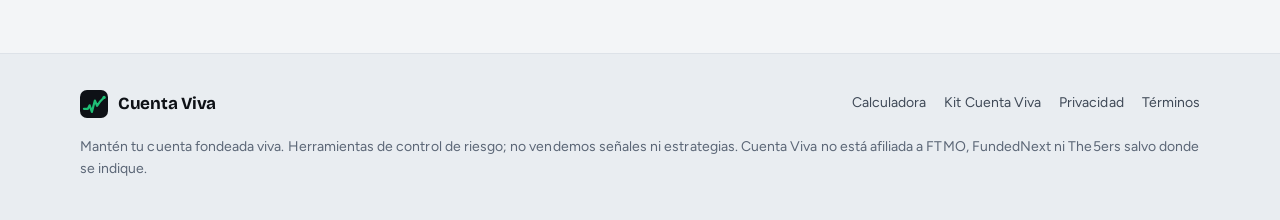
<file: articulos/como-se-calcula-drawdown-diario-ftmo.html>
<!doctype html>
<html lang="es">
<head>
<meta charset="utf-8">
<meta name="viewport" content="width=device-width, initial-scale=1, viewport-fit=cover">
<title>Drawdown diario en FTMO: cómo se calcula (con ejemplos) | Cuenta Viva</title>
<meta name="description" content="Cómo calcula FTMO la pérdida diaria máxima: balance a las 00:00 CE(S)T, flotante incluido, ejemplos con números y el error que más cuentas quema.">
<link rel="canonical" href="https://cognitrade.github.io/cuentaviva/articulos/como-se-calcula-drawdown-diario-ftmo.html">
<meta name="theme-color" content="#0E1116" media="(prefers-color-scheme: dark)">
<meta name="theme-color" content="#F3F5F7" media="(prefers-color-scheme: light)">
<meta name="color-scheme" content="dark light">
<link rel="icon" href="../favicon.svg" type="image/svg+xml">
<link rel="stylesheet" href="../styles.css">
<meta property="og:type" content="article">
<meta property="og:locale" content="es_LA">
<meta property="og:site_name" content="Cuenta Viva">
<meta property="og:title" content="Cómo se calcula el drawdown diario en FTMO (con ejemplos)">
<meta property="og:description" content="Cómo calcula FTMO la pérdida diaria máxima: balance a las 00:00 CE(S)T, flotante incluido, ejemplos con números y el error que más cuentas quema.">
<meta property="og:url" content="https://cognitrade.github.io/cuentaviva/articulos/como-se-calcula-drawdown-diario-ftmo.html">
<meta property="og:image" content="https://cognitrade.github.io/cuentaviva/og-image.png">
<meta name="twitter:card" content="summary_large_image">
<script type="application/ld+json">
{
  "@context": "https://schema.org",
  "@type": "Article",
  "headline": "Cómo se calcula el drawdown diario en FTMO (con ejemplos)",
  "description": "Cómo calcula FTMO la pérdida diaria máxima: balance a las 00:00 CE(S)T, flotante incluido, ejemplos con números y el error que más cuentas quema.",
  "inLanguage": "es",
  "datePublished": "2026-10-01",
  "dateModified": "2026-10-01",
  "mainEntityOfPage": "https://cognitrade.github.io/cuentaviva/articulos/como-se-calcula-drawdown-diario-ftmo.html",
  "publisher": {
    "@type": "Organization",
    "name": "Cuenta Viva",
    "url": "https://cognitrade.github.io/cuentaviva/"
  },
  "author": {
    "@type": "Organization",
    "name": "Cuenta Viva"
  }
}
</script>
<script type="application/ld+json">
{
  "@context": "https://schema.org",
  "@type": "FAQPage",
  "mainEntity": [
    {
      "@type": "Question",
      "name": "¿La pérdida diaria de FTMO se calcula sobre el balance o sobre la equity?",
      "acceptedAnswer": {
        "@type": "Answer",
        "text": "La referencia del día es el balance registrado a las 00:00 CE(S)T. Lo que se compara contra el piso es tu equity durante el día, incluyendo flotante, swaps y comisiones."
      }
    },
    {
      "@type": "Question",
      "name": "¿El 5 % es del balance actual o del inicial?",
      "acceptedAnswer": {
        "@type": "Answer",
        "text": "Del capital inicial. En una cuenta de 100 000 USD el monto es siempre 5 000 USD."
      }
    },
    {
      "@type": "Question",
      "name": "¿Si gano en la mañana tengo más margen en la tarde?",
      "acceptedAnswer": {
        "@type": "Answer",
        "text": "Sí, porque el piso queda fijo desde medianoche y tu equity subió. Pero eso es lo que permite la regla, no lo que conviene a tu plan de riesgo."
      }
    },
    {
      "@type": "Question",
      "name": "¿A qué hora se reinicia el límite diario?",
      "acceptedAnswer": {
        "@type": "Answer",
        "text": "A las 00:00 CE(S)T (hora de Praga). Conviértela a tu hora local, porque cambia con el horario de verano europeo."
      }
    },
    {
      "@type": "Question",
      "name": "¿La pérdida máxima de FTMO es trailing?",
      "acceptedAnswer": {
        "@type": "Answer",
        "text": "No. En el programa de 2 fases es estática: 10 % del capital inicial. En 100 000 USD, el piso es 90 000 USD durante toda la fase."
      }
    },
    {
      "@type": "Question",
      "name": "¿Puedo violar la regla con una operación abierta, sin cerrar en pérdida?",
      "acceptedAnswer": {
        "@type": "Answer",
        "text": "Sí. Basta con que la equity toque el piso diario, aunque sea por un momento."
      }
    }
  ]
}
</script>
</head>
<body>
<svg width="0" height="0" style="position:absolute" aria-hidden="true" focusable="false">
  <symbol id="i-plus" viewBox="0 0 24 24"><path d="M12 5v14M5 12h14"/></symbol>
  <symbol id="i-arrow" viewBox="0 0 24 24"><path d="M5 12h14M13 6l6 6-6 6"/></symbol>
</svg>
<a class="skip" href="#main">Saltar al contenido</a>
<header class="site-header">
  <div class="wrap">
    <a class="brand" href="../" aria-label="Cuenta Viva, inicio">
      <svg viewBox="0 0 32 32" aria-hidden="true"><rect width="32" height="32" rx="8" fill="#0E1116"/><path d="M4.5 21.5h4.5l2-4 2.6 7.5 3.4-13 2.5 6 3.2-4.5 4.8-5" fill="none" stroke="#1FBF75" stroke-width="2.5" stroke-linecap="round" stroke-linejoin="round"/><circle cx="27.5" cy="8.5" r="1.9" fill="#1FBF75"/></svg>
      Cuenta Viva
    </a>
    <nav class="nav" aria-label="Principal">
      <a href="../">Calculadora</a>
      <a href="../kit.html" class="nav-cta">Kit</a>
    </nav>
  </div>
</header>

<main id="main">
  <article class="wrap doc article">
    <h1>Cómo se calcula el drawdown diario en FTMO (con ejemplos)</h1>
    <p class="updated">Reglas verificadas el 1 de octubre de 2026</p>
    <div class="prose">
<blockquote class="note">No es asesoría financiera. Las reglas de cada firma cambian: verifica siempre en la web oficial. Reglas verificadas el 1 de octubre de 2026 en la página oficial de objetivos de FTMO.</blockquote>
<p>La regla que más challenges termina no es la de pérdida máxima. Es la <strong>pérdida diaria máxima</strong> (<em>Maximum Daily Loss</em>). Y casi siempre la rompe alguien que creía tener margen, porque no sabía desde qué número se mide.</p>
<p>En este artículo vas a ver exactamente cómo la calcula FTMO en su programa de 2 fases, con cuentas reales en números, y cómo saber en 10 segundos cuánto te queda hoy.</p>
<h2>La regla, en una frase</h2>
<p>En FTMO 2-Step, la pérdida diaria máxima es el <strong>5 % del capital inicial</strong>. Cada día a las <strong>00:00 CE(S)T</strong> (hora de Praga) FTMO toma tu <strong>balance</strong> y le resta ese 5 %. Ese resultado es tu <strong>piso del día</strong>. Durante el día, tu <strong>equity</strong> (balance + flotante de posiciones abiertas, con swaps y comisiones) <strong>no puede tocar ese piso</strong>.</p>
<p>En fórmula:</p>
<pre class="code"><code>piso_diario = balance a las 00:00 CE(S)T − 5 % × capital inicial
colchón_hoy = equity actual − piso_diario</code></pre>
<p>Tres detalles que cambian todo:</p>
<ol><li><strong>El 5 % es del capital inicial, no del balance de hoy.</strong> En una cuenta de 100 000 USD siempre son 5 000 USD, ganes o pierdas.</li><li><strong>La referencia es el balance a medianoche, no la equity.</strong> Si llegas a medianoche con una operación abierta, su flotante no mueve el piso.</li><li><strong>Cuenta el flotante.</strong> No tienes que cerrar en pérdida para violar la regla: basta con que la equity toque el piso un instante.</li></ol>
<p>Y además existe la <strong>pérdida máxima</strong> del 10 % del capital inicial, que en FTMO es <strong>estática</strong>: en 100 000 USD el piso total es 90 000 USD durante toda la fase. Tu límite real del día es el más alto de los dos pisos.</p>
<h2>Ejemplo 1: el día normal</h2>
<ul><li>Capital inicial: 100 000 USD</li><li>Balance a las 00:00 CE(S)T: 100 000 USD</li><li>Piso diario: 100 000 − 5 000 = <strong>95 000 USD</strong></li><li>Piso máximo (estático): <strong>90 000 USD</strong></li></ul>
<p>Tu equity no puede bajar de 95 000 hoy. Tienes 5 000 USD de colchón.</p>
<h2>Ejemplo 2: ayer ganaste</h2>
<p>Ayer cerraste +2 000 USD. Hoy a medianoche tu balance es 102 000.</p>
<ul><li>Piso diario: 102 000 − 5 000 = <strong>97 000 USD</strong></li><li>Colchón de hoy: 102 000 − 97 000 = 5 000 USD</li></ul>
<p>Fíjate: el piso <strong>subió</strong> con tu ganancia. Los 5 000 se miden desde el balance nuevo. Si hoy pierdes 5 000, no "devolviste lo de ayer y quedaste igual": violaste la regla diaria, aunque sigas por encima de 100 000.</p>
<h2>Ejemplo 3: la operación que dejaste abierta (el error clásico)</h2>
<p>Ayer abriste un largo en oro y no lo cerraste. A las 00:00 CE(S)T:</p>
<ul><li>Balance: 100 000 USD (la operación sigue abierta, no ha tocado el balance)</li><li>Flotante: −1 500 USD</li><li>Equity: 98 500 USD</li></ul>
<p>FTMO toma el <strong>balance</strong> (100 000) como referencia:</p>
<ul><li>Piso diario: 100 000 − 5 000 = <strong>95 000 USD</strong></li><li>Colchón real al empezar el día: 98 500 − 95 000 = <strong>3 500 USD</strong></li></ul>
<p>Empiezas el día con 1 500 USD menos de margen del que crees. Si planeabas "arriesgar hasta 5 000 hoy", ya no puedes. Y si el oro abre con hueco en contra, ese flotante puede crecer antes de que hagas nada.</p>
<h2>Ejemplo 4: ganaste por la mañana y te confiaste</h2>
<p>Balance a medianoche: 100 000. A las 11:00 ya cerraste +3 000, balance 103 000.</p>
<ul><li>El piso <strong>no se mueve durante el día</strong>: sigue en <strong>95 000 USD</strong>.</li><li>Colchón: 103 000 − 95 000 = 8 000 USD.</li></ul>
<p>Matemáticamente tienes más margen. En la práctica, este es el escenario donde mucha gente sube lotaje "porque está en verde" y devuelve todo. La regla te permite perder 8 000 desde aquí; tu plan de riesgo probablemente no.</p>
<h2>Ejemplo 5: cuando manda la pérdida máxima</h2>
<p>Llevas una mala racha. Balance a medianoche: 92 000.</p>
<ul><li>Piso diario: 92 000 − 5 000 = 87 000</li><li>Piso máximo: 90 000</li><li><strong>Tu piso real es 90 000</strong> (el más alto de los dos)</li><li>Colchón: 92 000 − 90 000 = <strong>2 000 USD</strong>, no 5 000</li></ul>
<p>Este caso es el que más sorprende: la regla diaria "te deja" perder 5 000, pero la máxima te corta en 2 000. Siempre calcula los dos y quédate con el menor colchón.</p>
<h2>Cómo calcularlo en 10 segundos</h2>
<p>Antes de abrir la primera operación del día necesitas tres números de tu plataforma: el capital inicial, el balance que tenías a las 00:00 CE(S)T y tu equity actual. Con eso:</p>
<ol><li>Piso diario = balance 00:00 − 5 % del inicial.</li><li>Piso máximo = 90 % del inicial.</li><li>Colchón = equity − el piso más alto.</li><li>Si tu riesgo por operación es mayor que el colchón, <strong>hoy no operas</strong>.</li></ol>
<p>Si no quieres hacerlo a mano, la <a href="../">calculadora gratuita de Cuenta Viva</a> tiene el preset de FTMO 2 fases: metes balance inicial, la referencia del día y tu equity, y te devuelve el colchón, cuál límite está más cerca y un semáforo (verde, ámbar, rojo) de "¿puedo operar hoy?". Funciona en el navegador y no guarda tus datos en ningún servidor.</p>
<h2>Un tema práctico: la hora</h2>
<p>El reset es a las 00:00 CE(S)T, hora de Europa Central (UTC+1 en invierno, UTC+2 en verano). Para un trader en Latinoamérica eso cae en la tarde del día anterior. Por ejemplo, en Ciudad de México o Bogotá suele ser entre las 16:00 y las 18:00 hora local, según la época del año y el horario de verano europeo. Calcula tu hora exacta una vez y anótala: todo lo que esté abierto a esa hora define el colchón del día siguiente.</p>
<h2>Qué hacer con esto</h2>
<ul><li><strong>Anota tu balance de las 00:00 CE(S)T cada día.</strong> Es el número que FTMO usa; no te fíes de la memoria.</li><li><strong>Revisa el flotante antes del reset.</strong> Si vas a dejar algo abierto, sabes que su pérdida pesa sobre el día siguiente.</li><li><strong>Usa un riesgo por operación que quepa varias veces en el colchón.</strong> Si te queda un solo stop de margen, un deslizamiento o un spread abierto en noticias te puede sacar.</li><li><strong>Mira siempre los dos pisos.</strong> El diario y el máximo.</li></ul>
<p>Ninguna calculadora hace que una estrategia gane. Lo que sí puede hacer es que no pierdas una cuenta por un error de aritmética.</p>
<h2>Preguntas frecuentes</h2>
<div class="faq">
<details><summary>¿La pérdida diaria de FTMO se calcula sobre el balance o sobre la equity?<svg class="icon" aria-hidden="true"><use href="#i-plus"/></svg></summary><div class="answer"><p>La referencia del día es el <strong>balance</strong> registrado a las 00:00 CE(S)T. Lo que se compara contra el piso es tu <strong>equity</strong> durante el día, incluyendo flotante, swaps y comisiones.</p></div></details>
<details><summary>¿El 5 % es del balance actual o del inicial?<svg class="icon" aria-hidden="true"><use href="#i-plus"/></svg></summary><div class="answer"><p>Del <strong>capital inicial</strong>. En una cuenta de 100 000 USD el monto es siempre 5 000 USD.</p></div></details>
<details><summary>¿Si gano en la mañana tengo más margen en la tarde?<svg class="icon" aria-hidden="true"><use href="#i-plus"/></svg></summary><div class="answer"><p>Sí, porque el piso queda fijo desde medianoche y tu equity subió. Pero eso es lo que permite la regla, no lo que conviene a tu plan de riesgo.</p></div></details>
<details><summary>¿A qué hora se reinicia el límite diario?<svg class="icon" aria-hidden="true"><use href="#i-plus"/></svg></summary><div class="answer"><p>A las 00:00 CE(S)T (hora de Praga). Conviértela a tu hora local, porque cambia con el horario de verano europeo.</p></div></details>
<details><summary>¿La pérdida máxima de FTMO es trailing?<svg class="icon" aria-hidden="true"><use href="#i-plus"/></svg></summary><div class="answer"><p>No. En el programa de 2 fases es <strong>estática</strong>: 10 % del capital inicial. En 100 000 USD, el piso es 90 000 USD durante toda la fase.</p></div></details>
<details><summary>¿Puedo violar la regla con una operación abierta, sin cerrar en pérdida?<svg class="icon" aria-hidden="true"><use href="#i-plus"/></svg></summary><div class="answer"><p>Sí. Basta con que la equity toque el piso diario, aunque sea por un momento.</p></div></details>
</div>
<hr>
<p><em>Herramienta mencionada: <a href="../">Calculadora Cuenta Viva</a> (gratis). Este artículo no contiene enlaces de afiliado.</em></p>
    </div>
    <aside class="article-cta" aria-label="Calculadora">
      <p><strong>Haz la cuenta con tus números.</strong> La calculadora de Cuenta Viva te da pisos, colchón, lote y semáforo en segundos. Gratis y sin registro.</p>
      <a class="btn btn-primary" href="../">Abrir la calculadora<svg class="icon" aria-hidden="true"><use href="#i-arrow"/></svg></a>
    </aside>
  </article>
</main>

<footer class="site-footer">
  <div class="wrap">
    <div class="foot-top">
      <a class="brand" href="../">
        <svg viewBox="0 0 32 32" aria-hidden="true"><rect width="32" height="32" rx="8" fill="#0E1116"/><path d="M4.5 21.5h4.5l2-4 2.6 7.5 3.4-13 2.5 6 3.2-4.5 4.8-5" fill="none" stroke="#1FBF75" stroke-width="2.5" stroke-linecap="round" stroke-linejoin="round"/><circle cx="27.5" cy="8.5" r="1.9" fill="#1FBF75"/></svg>
        Cuenta Viva
      </a>
      <ul class="foot-links">
        <li><a href="../">Calculadora</a></li>
        <li><a href="../kit.html">Kit Cuenta Viva</a></li>
        <li><a href="../privacidad.html">Privacidad</a></li>
        <li><a href="../terminos.html">Términos</a></li>
      </ul>
    </div>
    <p>Mantén tu cuenta fondeada viva. Herramientas de control de riesgo; no vendemos señales ni estrategias. Cuenta Viva no está afiliada a FTMO, FundedNext ni The5ers salvo donde se indique.</p>
  </div>
</footer>
</body>
</html>
</file>
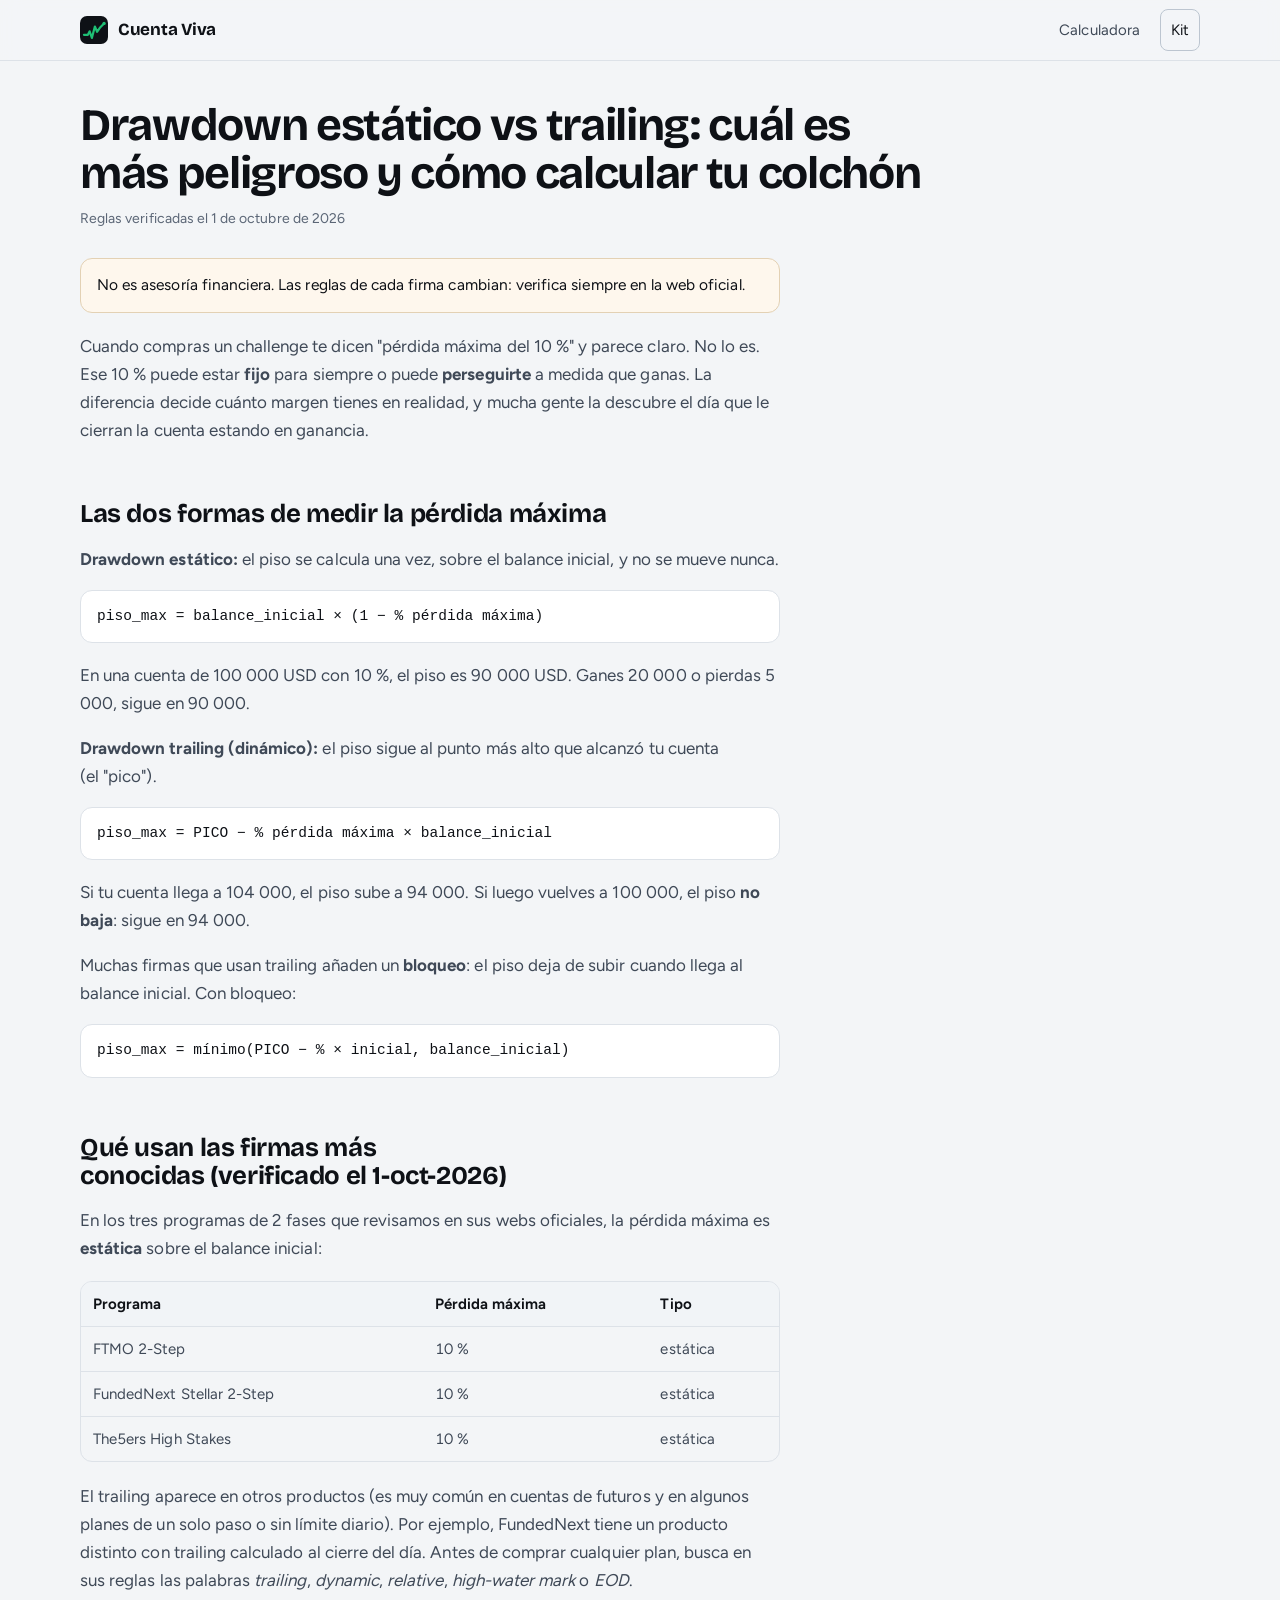
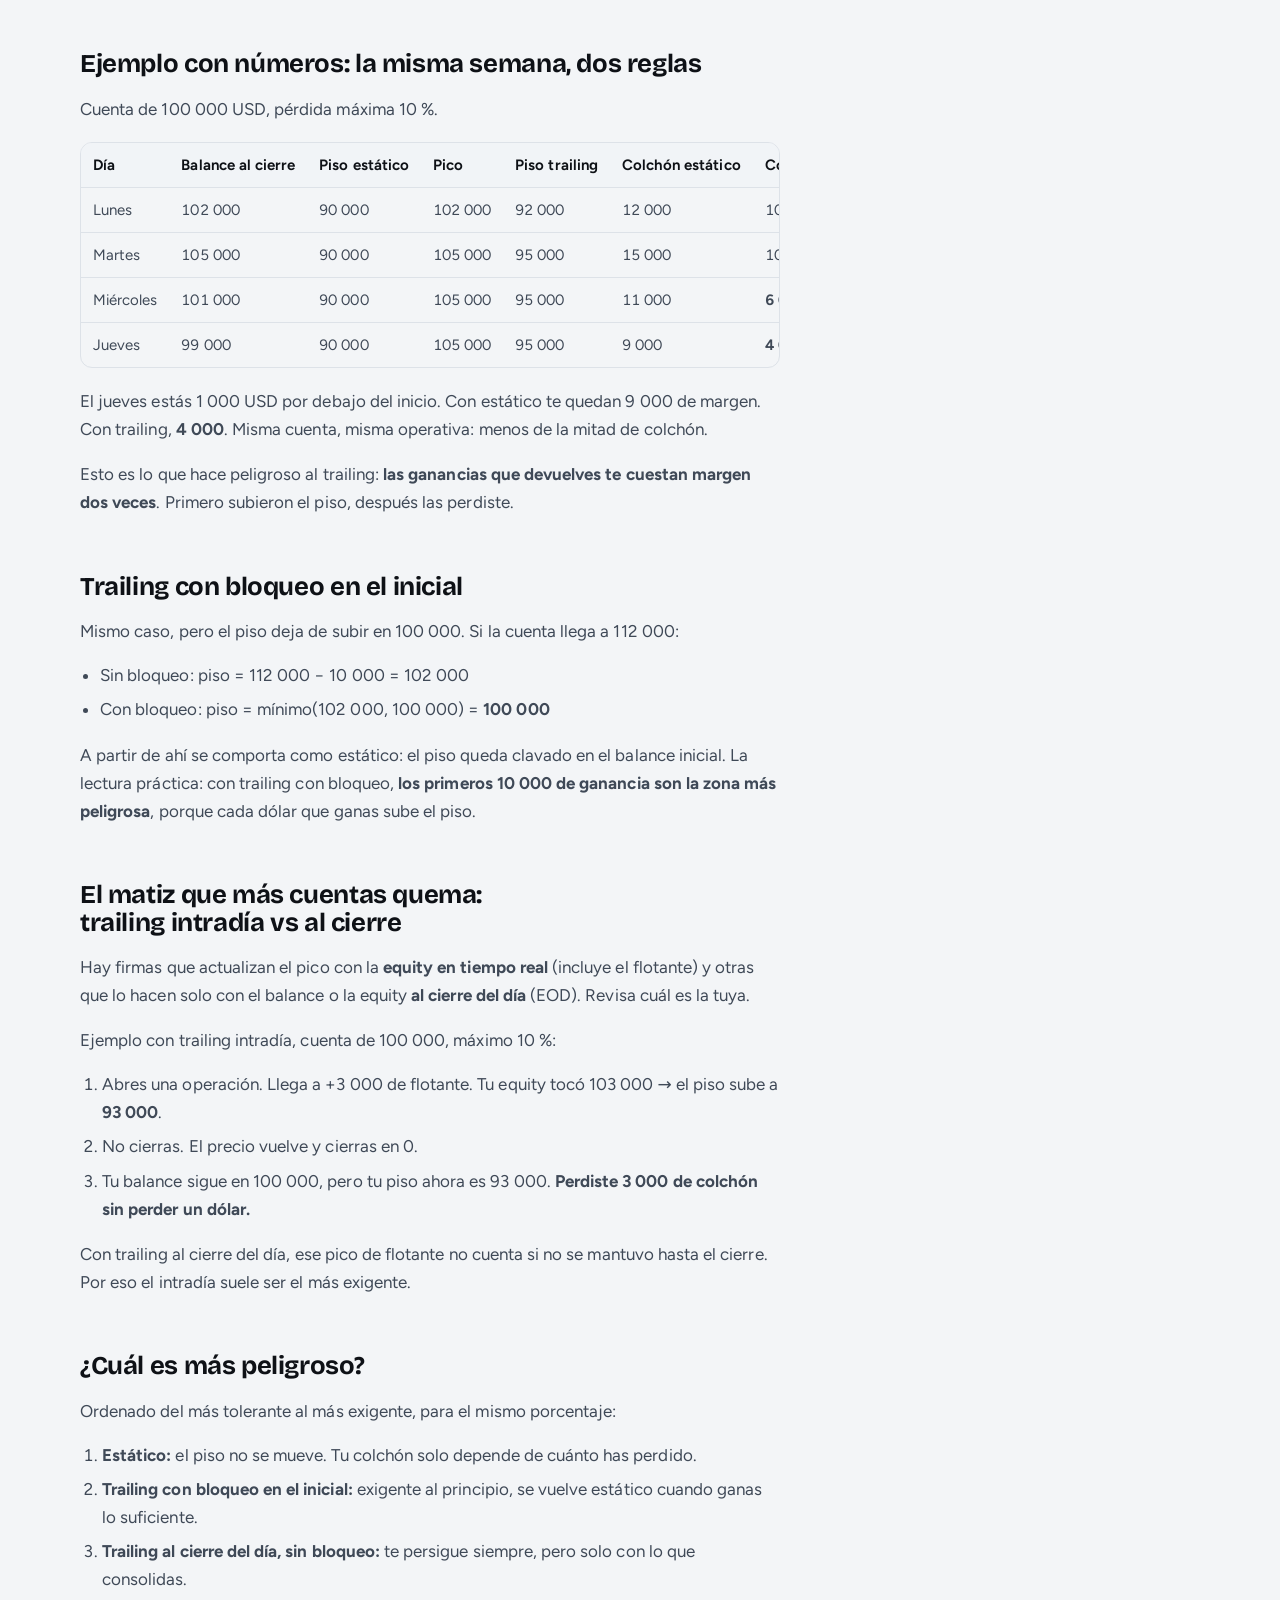
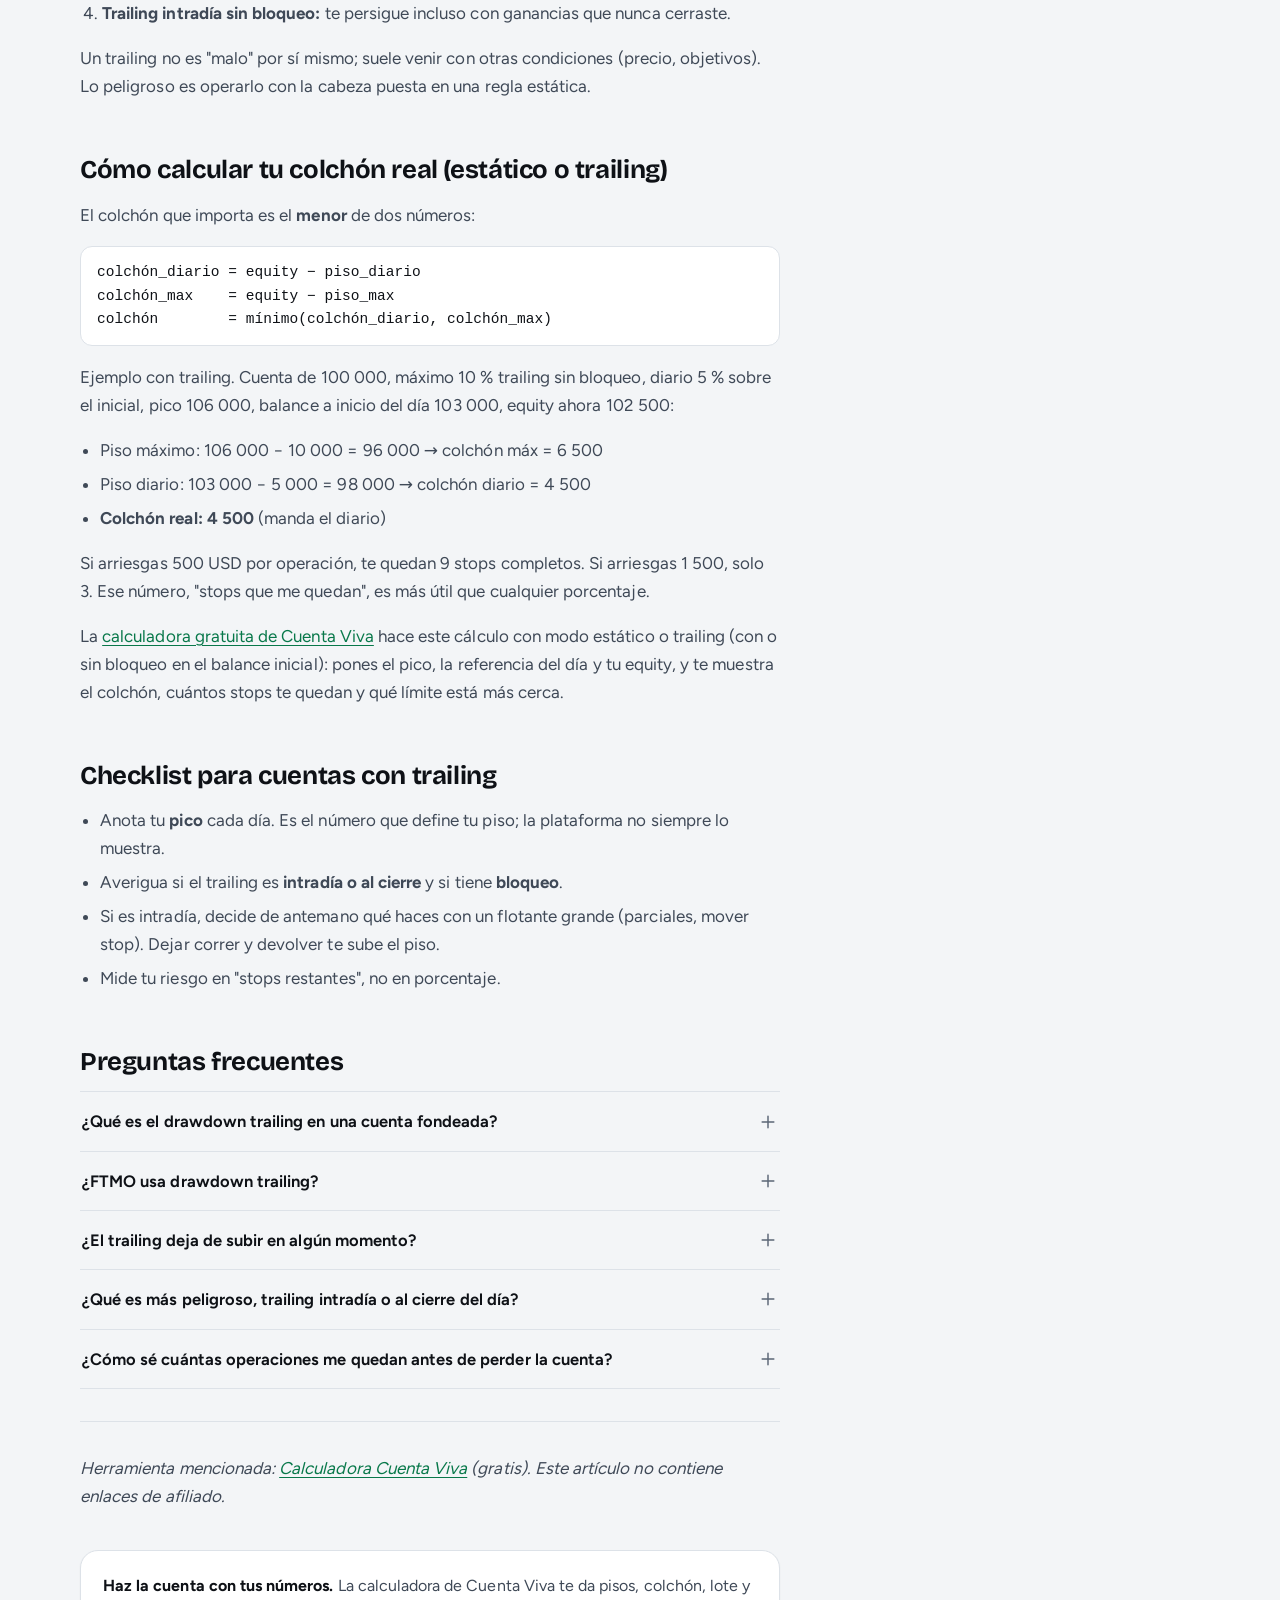
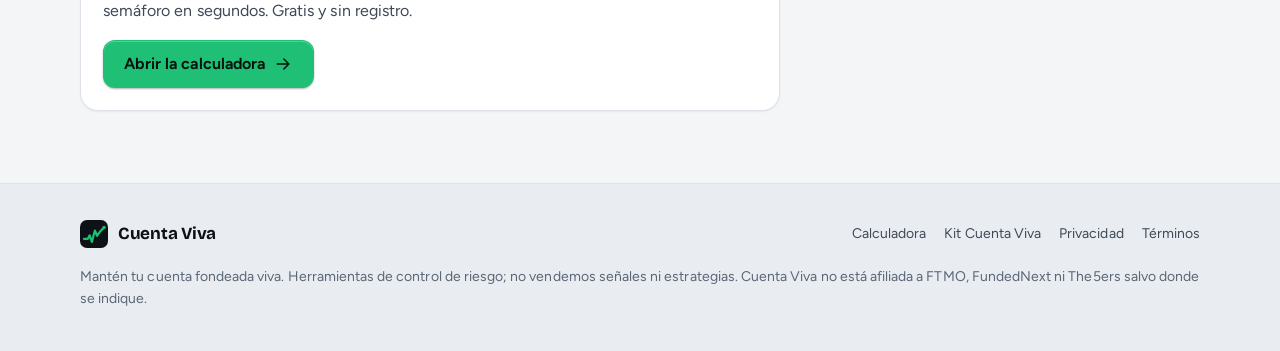
<file: articulos/drawdown-estatico-vs-trailing-colchon.html>
<!doctype html>
<html lang="es">
<head>
<meta charset="utf-8">
<meta name="viewport" content="width=device-width, initial-scale=1, viewport-fit=cover">
<title>Drawdown estático vs trailing: cuál es más peligroso | Cuenta Viva</title>
<meta name="description" content="Diferencia entre drawdown estático y trailing en cuentas fondeadas, con ejemplos numéricos y cómo calcular tu colchón real antes de cada operación.">
<link rel="canonical" href="https://cognitrade.github.io/cuentaviva/articulos/drawdown-estatico-vs-trailing-colchon.html">
<meta name="theme-color" content="#0E1116" media="(prefers-color-scheme: dark)">
<meta name="theme-color" content="#F3F5F7" media="(prefers-color-scheme: light)">
<meta name="color-scheme" content="dark light">
<link rel="icon" href="../favicon.svg" type="image/svg+xml">
<link rel="stylesheet" href="../styles.css">
<meta property="og:type" content="article">
<meta property="og:locale" content="es_LA">
<meta property="og:site_name" content="Cuenta Viva">
<meta property="og:title" content="Drawdown estático vs trailing: cuál es más peligroso y cómo calcular tu colchón">
<meta property="og:description" content="Diferencia entre drawdown estático y trailing en cuentas fondeadas, con ejemplos numéricos y cómo calcular tu colchón real antes de cada operación.">
<meta property="og:url" content="https://cognitrade.github.io/cuentaviva/articulos/drawdown-estatico-vs-trailing-colchon.html">
<meta property="og:image" content="https://cognitrade.github.io/cuentaviva/og-image.png">
<meta name="twitter:card" content="summary_large_image">
<script type="application/ld+json">
{
  "@context": "https://schema.org",
  "@type": "Article",
  "headline": "Drawdown estático vs trailing: cuál es más peligroso y cómo calcular tu colchón",
  "description": "Diferencia entre drawdown estático y trailing en cuentas fondeadas, con ejemplos numéricos y cómo calcular tu colchón real antes de cada operación.",
  "inLanguage": "es",
  "datePublished": "2026-10-01",
  "dateModified": "2026-10-01",
  "mainEntityOfPage": "https://cognitrade.github.io/cuentaviva/articulos/drawdown-estatico-vs-trailing-colchon.html",
  "publisher": {
    "@type": "Organization",
    "name": "Cuenta Viva",
    "url": "https://cognitrade.github.io/cuentaviva/"
  },
  "author": {
    "@type": "Organization",
    "name": "Cuenta Viva"
  }
}
</script>
<script type="application/ld+json">
{
  "@context": "https://schema.org",
  "@type": "FAQPage",
  "mainEntity": [
    {
      "@type": "Question",
      "name": "¿Qué es el drawdown trailing en una cuenta fondeada?",
      "acceptedAnswer": {
        "@type": "Answer",
        "text": "Es una pérdida máxima cuyo piso sube junto con el punto más alto de tu cuenta. Si ganas, el piso sube; si luego pierdes, el piso no baja."
      }
    },
    {
      "@type": "Question",
      "name": "¿FTMO usa drawdown trailing?",
      "acceptedAnswer": {
        "@type": "Answer",
        "text": "En el programa de 2 fases, no: la pérdida máxima es estática, 10 % del capital inicial (verificado el 1-oct-2026). Lo mismo en FundedNext Stellar 2-Step y The5ers High Stakes."
      }
    },
    {
      "@type": "Question",
      "name": "¿El trailing deja de subir en algún momento?",
      "acceptedAnswer": {
        "@type": "Answer",
        "text": "Depende de la firma. Algunas lo bloquean cuando el piso llega al balance inicial; otras no lo bloquean nunca. Está en sus reglas."
      }
    },
    {
      "@type": "Question",
      "name": "¿Qué es más peligroso, trailing intradía o al cierre del día?",
      "acceptedAnswer": {
        "@type": "Answer",
        "text": "En general el intradía, porque un flotante positivo que no cierras también sube el piso."
      }
    },
    {
      "@type": "Question",
      "name": "¿Cómo sé cuántas operaciones me quedan antes de perder la cuenta?",
      "acceptedAnswer": {
        "@type": "Answer",
        "text": "Divide tu colchón real (el menor entre diario y máximo) entre tu riesgo por operación en USD, y redondea hacia abajo."
      }
    }
  ]
}
</script>
</head>
<body>
<svg width="0" height="0" style="position:absolute" aria-hidden="true" focusable="false">
  <symbol id="i-plus" viewBox="0 0 24 24"><path d="M12 5v14M5 12h14"/></symbol>
  <symbol id="i-arrow" viewBox="0 0 24 24"><path d="M5 12h14M13 6l6 6-6 6"/></symbol>
</svg>
<a class="skip" href="#main">Saltar al contenido</a>
<header class="site-header">
  <div class="wrap">
    <a class="brand" href="../" aria-label="Cuenta Viva, inicio">
      <svg viewBox="0 0 32 32" aria-hidden="true"><rect width="32" height="32" rx="8" fill="#0E1116"/><path d="M4.5 21.5h4.5l2-4 2.6 7.5 3.4-13 2.5 6 3.2-4.5 4.8-5" fill="none" stroke="#1FBF75" stroke-width="2.5" stroke-linecap="round" stroke-linejoin="round"/><circle cx="27.5" cy="8.5" r="1.9" fill="#1FBF75"/></svg>
      Cuenta Viva
    </a>
    <nav class="nav" aria-label="Principal">
      <a href="../">Calculadora</a>
      <a href="../kit.html" class="nav-cta">Kit</a>
    </nav>
  </div>
</header>

<main id="main">
  <article class="wrap doc article">
    <h1>Drawdown estático vs trailing: cuál es más peligroso y cómo calcular tu colchón</h1>
    <p class="updated">Reglas verificadas el 1 de octubre de 2026</p>
    <div class="prose">
<blockquote class="note">No es asesoría financiera. Las reglas de cada firma cambian: verifica siempre en la web oficial.</blockquote>
<p>Cuando compras un challenge te dicen "pérdida máxima del 10 %" y parece claro. No lo es. Ese 10 % puede estar <strong>fijo</strong> para siempre o puede <strong>perseguirte</strong> a medida que ganas. La diferencia decide cuánto margen tienes en realidad, y mucha gente la descubre el día que le cierran la cuenta estando en ganancia.</p>
<h2>Las dos formas de medir la pérdida máxima</h2>
<p><strong>Drawdown estático:</strong> el piso se calcula una vez, sobre el balance inicial, y no se mueve nunca.</p>
<pre class="code"><code>piso_max = balance_inicial × (1 − % pérdida máxima)</code></pre>
<p>En una cuenta de 100 000 USD con 10 %, el piso es 90 000 USD. Ganes 20 000 o pierdas 5 000, sigue en 90 000.</p>
<p><strong>Drawdown trailing (dinámico):</strong> el piso sigue al punto más alto que alcanzó tu cuenta (el "pico").</p>
<pre class="code"><code>piso_max = PICO − % pérdida máxima × balance_inicial</code></pre>
<p>Si tu cuenta llega a 104 000, el piso sube a 94 000. Si luego vuelves a 100 000, el piso <strong>no baja</strong>: sigue en 94 000.</p>
<p>Muchas firmas que usan trailing añaden un <strong>bloqueo</strong>: el piso deja de subir cuando llega al balance inicial. Con bloqueo:</p>
<pre class="code"><code>piso_max = mínimo(PICO − % × inicial, balance_inicial)</code></pre>
<h2>Qué usan las firmas más conocidas (verificado el 1-oct-2026)</h2>
<p>En los tres programas de 2 fases que revisamos en sus webs oficiales, la pérdida máxima es <strong>estática</strong> sobre el balance inicial:</p>
<div class="table-wrap"><table class="data"><thead><tr><th>Programa</th><th>Pérdida máxima</th><th>Tipo</th></tr></thead><tbody><tr><td>FTMO 2-Step</td><td>10 %</td><td>estática</td></tr><tr><td>FundedNext Stellar 2-Step</td><td>10 %</td><td>estática</td></tr><tr><td>The5ers High Stakes</td><td>10 %</td><td>estática</td></tr></tbody></table></div>
<p>El trailing aparece en otros productos (es muy común en cuentas de futuros y en algunos planes de un solo paso o sin límite diario). Por ejemplo, FundedNext tiene un producto distinto con trailing calculado al cierre del día. Antes de comprar cualquier plan, busca en sus reglas las palabras <em>trailing</em>, <em>dynamic</em>, <em>relative</em>, <em>high-water mark</em> o <em>EOD</em>.</p>
<h2>Ejemplo con números: la misma semana, dos reglas</h2>
<p>Cuenta de 100 000 USD, pérdida máxima 10 %.</p>
<div class="table-wrap"><table class="data"><thead><tr><th>Día</th><th>Balance al cierre</th><th>Piso estático</th><th>Pico</th><th>Piso trailing</th><th>Colchón estático</th><th>Colchón trailing</th></tr></thead><tbody><tr><td>Lunes</td><td>102 000</td><td>90 000</td><td>102 000</td><td>92 000</td><td>12 000</td><td>10 000</td></tr><tr><td>Martes</td><td>105 000</td><td>90 000</td><td>105 000</td><td>95 000</td><td>15 000</td><td>10 000</td></tr><tr><td>Miércoles</td><td>101 000</td><td>90 000</td><td>105 000</td><td>95 000</td><td>11 000</td><td><strong>6 000</strong></td></tr><tr><td>Jueves</td><td>99 000</td><td>90 000</td><td>105 000</td><td>95 000</td><td>9 000</td><td><strong>4 000</strong></td></tr></tbody></table></div>
<p>El jueves estás 1 000 USD por debajo del inicio. Con estático te quedan 9 000 de margen. Con trailing, <strong>4 000</strong>. Misma cuenta, misma operativa: menos de la mitad de colchón.</p>
<p>Esto es lo que hace peligroso al trailing: <strong>las ganancias que devuelves te cuestan margen dos veces</strong>. Primero subieron el piso, después las perdiste.</p>
<h2>Trailing con bloqueo en el inicial</h2>
<p>Mismo caso, pero el piso deja de subir en 100 000. Si la cuenta llega a 112 000:</p>
<ul><li>Sin bloqueo: piso = 112 000 − 10 000 = 102 000</li><li>Con bloqueo: piso = mínimo(102 000, 100 000) = <strong>100 000</strong></li></ul>
<p>A partir de ahí se comporta como estático: el piso queda clavado en el balance inicial. La lectura práctica: con trailing con bloqueo, <strong>los primeros 10 000 de ganancia son la zona más peligrosa</strong>, porque cada dólar que ganas sube el piso.</p>
<h2>El matiz que más cuentas quema: trailing intradía vs al cierre</h2>
<p>Hay firmas que actualizan el pico con la <strong>equity en tiempo real</strong> (incluye el flotante) y otras que lo hacen solo con el balance o la equity <strong>al cierre del día</strong> (EOD). Revisa cuál es la tuya.</p>
<p>Ejemplo con trailing intradía, cuenta de 100 000, máximo 10 %:</p>
<ol><li>Abres una operación. Llega a +3 000 de flotante. Tu equity tocó 103 000 → el piso sube a <strong>93 000</strong>.</li><li>No cierras. El precio vuelve y cierras en 0.</li><li>Tu balance sigue en 100 000, pero tu piso ahora es 93 000. <strong>Perdiste 3 000 de colchón sin perder un dólar.</strong></li></ol>
<p>Con trailing al cierre del día, ese pico de flotante no cuenta si no se mantuvo hasta el cierre. Por eso el intradía suele ser el más exigente.</p>
<h2>¿Cuál es más peligroso?</h2>
<p>Ordenado del más tolerante al más exigente, para el mismo porcentaje:</p>
<ol><li><strong>Estático:</strong> el piso no se mueve. Tu colchón solo depende de cuánto has perdido.</li><li><strong>Trailing con bloqueo en el inicial:</strong> exigente al principio, se vuelve estático cuando ganas lo suficiente.</li><li><strong>Trailing al cierre del día, sin bloqueo:</strong> te persigue siempre, pero solo con lo que consolidas.</li><li><strong>Trailing intradía sin bloqueo:</strong> te persigue incluso con ganancias que nunca cerraste.</li></ol>
<p>Un trailing no es "malo" por sí mismo; suele venir con otras condiciones (precio, objetivos). Lo peligroso es operarlo con la cabeza puesta en una regla estática.</p>
<h2>Cómo calcular tu colchón real (estático o trailing)</h2>
<p>El colchón que importa es el <strong>menor</strong> de dos números:</p>
<pre class="code"><code>colchón_diario = equity − piso_diario
colchón_max    = equity − piso_max
colchón        = mínimo(colchón_diario, colchón_max)</code></pre>
<p>Ejemplo con trailing. Cuenta de 100 000, máximo 10 % trailing sin bloqueo, diario 5 % sobre el inicial, pico 106 000, balance a inicio del día 103 000, equity ahora 102 500:</p>
<ul><li>Piso máximo: 106 000 − 10 000 = 96 000 → colchón máx = 6 500</li><li>Piso diario: 103 000 − 5 000 = 98 000 → colchón diario = 4 500</li><li><strong>Colchón real: 4 500</strong> (manda el diario)</li></ul>
<p>Si arriesgas 500 USD por operación, te quedan 9 stops completos. Si arriesgas 1 500, solo 3. Ese número, "stops que me quedan", es más útil que cualquier porcentaje.</p>
<p>La <a href="../">calculadora gratuita de Cuenta Viva</a> hace este cálculo con modo estático o trailing (con o sin bloqueo en el balance inicial): pones el pico, la referencia del día y tu equity, y te muestra el colchón, cuántos stops te quedan y qué límite está más cerca.</p>
<h2>Checklist para cuentas con trailing</h2>
<ul><li>Anota tu <strong>pico</strong> cada día. Es el número que define tu piso; la plataforma no siempre lo muestra.</li><li>Averigua si el trailing es <strong>intradía o al cierre</strong> y si tiene <strong>bloqueo</strong>.</li><li>Si es intradía, decide de antemano qué haces con un flotante grande (parciales, mover stop). Dejar correr y devolver te sube el piso.</li><li>Mide tu riesgo en "stops restantes", no en porcentaje.</li></ul>
<h2>Preguntas frecuentes</h2>
<div class="faq">
<details><summary>¿Qué es el drawdown trailing en una cuenta fondeada?<svg class="icon" aria-hidden="true"><use href="#i-plus"/></svg></summary><div class="answer"><p>Es una pérdida máxima cuyo piso sube junto con el punto más alto de tu cuenta. Si ganas, el piso sube; si luego pierdes, el piso no baja.</p></div></details>
<details><summary>¿FTMO usa drawdown trailing?<svg class="icon" aria-hidden="true"><use href="#i-plus"/></svg></summary><div class="answer"><p>En el programa de 2 fases, no: la pérdida máxima es estática, 10 % del capital inicial (verificado el 1-oct-2026). Lo mismo en FundedNext Stellar 2-Step y The5ers High Stakes.</p></div></details>
<details><summary>¿El trailing deja de subir en algún momento?<svg class="icon" aria-hidden="true"><use href="#i-plus"/></svg></summary><div class="answer"><p>Depende de la firma. Algunas lo bloquean cuando el piso llega al balance inicial; otras no lo bloquean nunca. Está en sus reglas.</p></div></details>
<details><summary>¿Qué es más peligroso, trailing intradía o al cierre del día?<svg class="icon" aria-hidden="true"><use href="#i-plus"/></svg></summary><div class="answer"><p>En general el intradía, porque un flotante positivo que no cierras también sube el piso.</p></div></details>
<details><summary>¿Cómo sé cuántas operaciones me quedan antes de perder la cuenta?<svg class="icon" aria-hidden="true"><use href="#i-plus"/></svg></summary><div class="answer"><p>Divide tu colchón real (el menor entre diario y máximo) entre tu riesgo por operación en USD, y redondea hacia abajo.</p></div></details>
</div>
<hr>
<p><em>Herramienta mencionada: <a href="../">Calculadora Cuenta Viva</a> (gratis). Este artículo no contiene enlaces de afiliado.</em></p>
    </div>
    <aside class="article-cta" aria-label="Calculadora">
      <p><strong>Haz la cuenta con tus números.</strong> La calculadora de Cuenta Viva te da pisos, colchón, lote y semáforo en segundos. Gratis y sin registro.</p>
      <a class="btn btn-primary" href="../">Abrir la calculadora<svg class="icon" aria-hidden="true"><use href="#i-arrow"/></svg></a>
    </aside>
  </article>
</main>

<footer class="site-footer">
  <div class="wrap">
    <div class="foot-top">
      <a class="brand" href="../">
        <svg viewBox="0 0 32 32" aria-hidden="true"><rect width="32" height="32" rx="8" fill="#0E1116"/><path d="M4.5 21.5h4.5l2-4 2.6 7.5 3.4-13 2.5 6 3.2-4.5 4.8-5" fill="none" stroke="#1FBF75" stroke-width="2.5" stroke-linecap="round" stroke-linejoin="round"/><circle cx="27.5" cy="8.5" r="1.9" fill="#1FBF75"/></svg>
        Cuenta Viva
      </a>
      <ul class="foot-links">
        <li><a href="../">Calculadora</a></li>
        <li><a href="../kit.html">Kit Cuenta Viva</a></li>
        <li><a href="../privacidad.html">Privacidad</a></li>
        <li><a href="../terminos.html">Términos</a></li>
      </ul>
    </div>
    <p>Mantén tu cuenta fondeada viva. Herramientas de control de riesgo; no vendemos señales ni estrategias. Cuenta Viva no está afiliada a FTMO, FundedNext ni The5ers salvo donde se indique.</p>
  </div>
</footer>
</body>
</html>
</file>
<file: styles.css>
/* Tipografía: Bricolage Grotesque (títulos y cifras grandes), Figtree (texto e interfaz),
   Newsreader itálica (la voz humana: compañero y voz interior). Todas OFL, servidas desde /fonts. */
@font-face { font-family: "Figtree"; src: url("fonts/figtree.woff2") format("woff2"); font-weight: 300 900; font-style: normal; font-display: swap; }
@font-face { font-family: "Bricolage Grotesque"; src: url("fonts/bricolage.woff2") format("woff2"); font-weight: 200 800; font-style: normal; font-display: swap; }
@font-face { font-family: "Newsreader"; src: url("fonts/newsreader-italic.woff2") format("woff2"); font-weight: 400; font-style: italic; font-display: swap; }
/* Fallbacks con métricas parecidas para evitar saltos al cargar */
@font-face { font-family: "Figtree Fallback"; src: local("Segoe UI"), local("Roboto"), local("Arial"); size-adjust: 101%; ascent-override: 95%; descent-override: 25%; }
@font-face { font-family: "Bricolage Fallback"; src: local("Segoe UI Semibold"), local("Roboto"), local("Arial"); size-adjust: 98%; ascent-override: 92%; descent-override: 26%; }

/* Cuenta Viva — estilos. Sin dependencias. Oscuro por defecto, claro según el sistema. */

:root {
  color-scheme: dark light;

  --bg: #0E1116;
  --bg-sunk: #0A0D11;
  --surface: #151A21;
  --surface-2: #1B222B;
  --field: #0F1318;
  --line: #262E39;
  --line-strong: #364050;
  --text: #E8ECF1;
  --text-2: #AAB4C2;
  --text-3: #8591A2;

  --green: #1FBF75;
  --amber: #F2A93B;
  --red: #E5484D;
  --green-ink: #43D68E;
  --amber-ink: #F5B95A;
  --red-ink: #FF7377;
  --on-green: #04130B;

  --lamp-off: #1E252E;
  --housing: #07090C;
  --track: #212933;

  --shadow-1: 0 1px 2px rgba(0, 0, 0, .35);
  --shadow-2: 0 2px 4px rgba(0, 0, 0, .3), 0 10px 16px -10px rgba(0, 0, 0, .55);

  --font: "Figtree", "Figtree Fallback", ui-sans-serif, system-ui, sans-serif;
  --font-display: "Bricolage Grotesque", "Bricolage Fallback", ui-sans-serif, system-ui, sans-serif;
  --font-voice: "Newsreader", Georgia, "Times New Roman", serif;
  --mono: ui-monospace, "SF Mono", "Cascadia Mono", "Segoe UI Mono", Consolas, monospace;

  --r-sm: 8px;
  --r-md: 12px;
  --r-lg: 18px;
  --gutter: 16px;
  --ease-out: cubic-bezier(.16, 1, .3, 1);
}

@media (prefers-color-scheme: light) {
  :root {
    --bg: #F3F5F7;
    --bg-sunk: #E9EDF1;
    --surface: #FFFFFF;
    --surface-2: #F1F4F7;
    --field: #FFFFFF;
    --line: #DDE2E8;
    --line-strong: #BCC5D0;
    --text: #0E1116;
    --text-2: #3F4957;
    --text-3: #5B6676;

    --green-ink: #08784A;
    --amber-ink: #8A5600;
    --red-ink: #BF242B;

    --lamp-off: #D9DFE6;
    --housing: #2A323C;
    --track: #E3E8ED;

    --shadow-1: 0 1px 2px rgba(16, 24, 40, .06);
    --shadow-2: 0 2px 4px rgba(16, 24, 40, .05), 0 10px 16px -10px rgba(16, 24, 40, .16);
  }
}

/* ---------- Base ---------- */
*, *::before, *::after { box-sizing: border-box; }
html { -webkit-text-size-adjust: 100%; text-size-adjust: 100%; scroll-behavior: smooth; scroll-padding-top: 80px; }
@media (prefers-reduced-motion: reduce) { html { scroll-behavior: auto; } }
body {
  margin: 0;
  background: var(--bg);
  color: var(--text);
  font-family: var(--font);
  font-size: 16px;
  line-height: 1.6;
  letter-spacing: 0.003em;
  font-kerning: normal;
  -webkit-font-smoothing: antialiased;
  -moz-osx-font-smoothing: grayscale;
  caret-color: var(--green);
  scrollbar-color: var(--line-strong) var(--bg);
  overflow-x: hidden;
}
::selection { background: color-mix(in srgb, var(--green) 35%, transparent); color: var(--text); }
img, svg { display: block; max-width: 100%; }
h1, h2, h3 { font-family: var(--font-display); line-height: 1.08; letter-spacing: -0.025em; margin: 0; text-wrap: balance; font-weight: 700; }
h3 { line-height: 1.2; letter-spacing: -0.012em; font-weight: 650; }
p { margin: 0; text-wrap: pretty; }
a { color: var(--green-ink); text-underline-offset: .2em; text-decoration-thickness: 1px; }
a:hover { text-decoration-thickness: 2px; }
:focus-visible { outline: 2px solid var(--green); outline-offset: 3px; border-radius: 4px; }
.num, .tabular { font-variant-numeric: tabular-nums; font-feature-settings: "tnum" 1; }
.sr-only { position: absolute; width: 1px; height: 1px; padding: 0; margin: -1px; overflow: hidden; clip: rect(0 0 0 0); white-space: nowrap; border: 0; }
.skip { position: absolute; left: 12px; top: -60px; z-index: 50; background: var(--green); color: var(--on-green); padding: 10px 14px; border-radius: var(--r-sm); font-weight: 650; text-decoration: none; }
.skip:focus { top: 12px; }
[hidden] { display: none !important; }

.wrap { width: 100%; max-width: 1200px; margin-inline: auto; padding-inline: var(--gutter); }
@media (min-width: 640px) { :root { --gutter: 24px; } }
@media (min-width: 1024px) { :root { --gutter: 40px; } }

.icon { width: 20px; height: 20px; flex: none; fill: none; stroke: currentColor; stroke-width: 1.75; stroke-linecap: round; stroke-linejoin: round; }

/* ---------- Header ---------- */
.site-header { position: sticky; top: 0; z-index: 20; background: color-mix(in srgb, var(--bg) 88%, transparent); backdrop-filter: saturate(1.4) blur(10px); -webkit-backdrop-filter: saturate(1.4) blur(10px); border-bottom: 1px solid var(--line); }
.site-header .wrap { display: flex; align-items: center; justify-content: space-between; gap: 16px; height: 60px; }
.brand { font-family: var(--font-display); display: inline-flex; align-items: center; gap: 10px; color: var(--text); text-decoration: none; font-weight: 720; letter-spacing: -0.015em; font-size: 17px; }
.brand svg { width: 28px; height: 28px; }
.nav { display: flex; align-items: center; gap: 4px; }
.nav a { color: var(--text-2); text-decoration: none; font-size: 15px; padding: 8px 10px; border-radius: var(--r-sm); }
.nav a:hover { color: var(--text); background: var(--surface-2); }
.nav a[aria-current="page"] { color: var(--text); }
.nav .nav-cta { color: var(--text); border: 1px solid var(--line-strong); margin-left: 6px; }
.nav .nav-cta:hover { border-color: var(--green); background: transparent; }
@media (max-width: 639px) { .nav .nav-hide-sm { display: none; } }

/* ---------- Buttons ---------- */
.btn { display: inline-flex; align-items: center; justify-content: center; gap: 8px; min-height: 48px; padding: 12px 20px; border-radius: var(--r-md); font: inherit; font-weight: 650; font-size: 16px; line-height: 1.2; text-decoration: none; cursor: pointer; border: 1px solid transparent; transition: background-color .2s var(--ease-out), border-color .2s var(--ease-out), transform .2s var(--ease-out), box-shadow .2s var(--ease-out); }
.btn:active { transform: translateY(1px); }
.btn-primary { background: var(--green); color: var(--on-green); box-shadow: 0 1px 0 rgba(255, 255, 255, .25) inset, 0 1px 2px rgba(0, 0, 0, .3); }
.btn-primary:hover { background: color-mix(in srgb, var(--green) 88%, #fff); text-decoration: none; }
.btn-ghost { background: transparent; color: var(--text); border-color: var(--line-strong); }
.btn-ghost:hover { border-color: var(--text-3); background: var(--surface-2); text-decoration: none; }
.btn-quiet { background: transparent; color: var(--text-2); min-height: 40px; padding: 8px 12px; font-weight: 550; font-size: 15px; }
.btn-quiet:hover { color: var(--text); background: var(--surface-2); }
.btn[aria-disabled="true"], .btn:disabled { background: var(--surface-2); color: var(--text-2); border-color: var(--line-strong); box-shadow: none; cursor: not-allowed; transform: none; }

/* ---------- Hero (calculadora) ---------- */
.hero { padding-block: 28px 20px; }
.hero h1 { font-size: clamp(1.75rem, 1.2rem + 2.6vw, 3.1rem); max-width: 20ch; }
.hero .lede { margin-top: 12px; color: var(--text-2); font-size: clamp(1rem, .95rem + .3vw, 1.15rem); max-width: 62ch; }
@media (min-width: 1024px) { .hero { padding-block: 56px 32px; } }

/* ---------- Calculadora ---------- */
.calc { display: grid; gap: 20px; align-items: start; padding-bottom: 48px; }
@media (min-width: 960px) {
  .calc { grid-template-columns: minmax(0, 1.12fr) minmax(380px, .88fr); gap: 32px; }
  .results { position: sticky; top: 76px; }
}

.form { display: grid; gap: 16px; }
.group { margin: 0; padding: 18px 16px 20px; border: 1px solid var(--line); border-radius: var(--r-lg); background: var(--surface); min-width: 0; }
@media (min-width: 640px) { .group { padding: 22px 24px 24px; } }
.group legend { float: left; width: 100%; padding: 0; margin-bottom: 14px; font-size: 17px; font-weight: 700; letter-spacing: -0.01em; }
.group legend + * { clear: both; }
.group-note { color: var(--text-3); font-size: 13.5px; margin: -6px 0 14px; clear: both; }

.fields { display: grid; grid-template-columns: repeat(2, minmax(0, 1fr)); gap: 14px 12px; }
.fields .span-2 { grid-column: 1 / -1; }
@media (min-width: 640px) { .fields { gap: 16px; } }

.field { display: grid; gap: 6px; min-width: 0; align-content: start; }
.field > label, .field > .label { font-size: 14px; font-weight: 600; color: var(--text); line-height: 1.3; }
.hint { font-size: 13px; color: var(--text-3); line-height: 1.4; }
.hint strong { color: var(--text-2); font-weight: 600; }
.err { font-size: 13px; color: var(--red-ink); line-height: 1.35; display: flex; gap: 6px; align-items: flex-start; }

.control { position: relative; display: flex; align-items: center; }
.control input, .control select, select.select {
  width: 100%; min-height: 48px; padding: 11px 14px; border-radius: var(--r-md);
  border: 1px solid var(--line-strong); background: var(--field); color: var(--text);
  font: inherit; font-size: 16px; font-variant-numeric: tabular-nums;
  transition: border-color .15s, box-shadow .15s;
  appearance: none; -webkit-appearance: none;
}
.control input::placeholder { color: var(--text-3); }
.control input:hover, .control select:hover { border-color: var(--text-3); }
.control input:focus, .control select:focus { outline: none; border-color: var(--green); box-shadow: 0 0 0 3px color-mix(in srgb, var(--green) 30%, transparent); }
.control input[aria-invalid="true"] { border-color: var(--red); }
.control input[aria-invalid="true"]:focus { box-shadow: 0 0 0 3px color-mix(in srgb, var(--red) 30%, transparent); }
.control .unit { position: absolute; right: 12px; color: var(--text-3); font-size: 14px; pointer-events: none; white-space: nowrap; }
.control.has-unit input { padding-right: 52px; }
.control.has-unit.unit-wide input { padding-right: 96px; }
.control select { padding-right: 40px; cursor: pointer; }
.control.is-select::after { content: ""; position: absolute; right: 16px; top: 50%; width: 8px; height: 8px; margin-top: -6px; border-right: 1.75px solid var(--text-2); border-bottom: 1.75px solid var(--text-2); transform: rotate(45deg); pointer-events: none; }
.control select option { background: var(--surface); color: var(--text); }

/* Segmentado (radios) */
.seg { display: grid; grid-auto-flow: column; grid-auto-columns: 1fr; padding: 4px; gap: 4px; border-radius: var(--r-md); background: var(--field); border: 1px solid var(--line-strong); min-height: 48px; }
.seg input { position: absolute; opacity: 0; pointer-events: none; }
.seg label { display: flex; align-items: center; justify-content: center; text-align: center; padding: 8px 10px; border-radius: 9px; font-size: 15px; font-weight: 600; color: var(--text-2); cursor: pointer; transition: background-color .15s, color .15s; line-height: 1.2; }
.seg label:hover { color: var(--text); }
.seg input:checked + label { background: var(--surface-2); color: var(--text); box-shadow: var(--shadow-1); }
@media (prefers-color-scheme: light) { .seg input:checked + label { background: var(--text); color: var(--bg); } }
.seg input:focus-visible + label { outline: 2px solid var(--green); outline-offset: 1px; }

.risk-row { display: grid; grid-template-columns: minmax(0, 1fr) 112px; gap: 8px; }

/* Checkbox */
.check { display: flex; gap: 12px; align-items: flex-start; cursor: pointer; font-size: 15px; line-height: 1.4; padding: 4px 0; }
.check input { appearance: none; -webkit-appearance: none; margin: 1px 0 0; width: 22px; height: 22px; flex: none; border-radius: 6px; border: 1.5px solid var(--line-strong); background: var(--field); display: grid; place-content: center; cursor: pointer; }
.check input::after { content: ""; width: 11px; height: 6px; border-left: 2px solid var(--on-green); border-bottom: 2px solid var(--on-green); transform: rotate(-45deg) translate(1px, -1px); opacity: 0; }
.check input:checked { background: var(--green); border-color: var(--green); }
.check input:checked::after { opacity: 1; }
.check input:focus-visible { outline: 2px solid var(--green); outline-offset: 2px; }
.check small { display: block; color: var(--text-3); font-size: 13px; margin-top: 2px; }

.trailing-box { grid-column: 1 / -1; display: grid; gap: 12px; padding: 14px; border-radius: var(--r-md); background: var(--surface-2); }

/* ---------- Resultados ---------- */
.results { display: grid; gap: 14px; }
.panel { background: var(--surface); border: 1px solid var(--line); border-radius: var(--r-lg); box-shadow: var(--shadow-1); }

/* Semáforo */
.signal { --c: var(--green); --ink: var(--green-ink); display: grid; grid-template-columns: auto 1fr; gap: 18px; align-items: center; padding: 18px; border-radius: var(--r-lg); border: 1px solid color-mix(in srgb, var(--c) 45%, var(--line)); background: linear-gradient(180deg, color-mix(in srgb, var(--c) 13%, var(--surface)), var(--surface) 85%); box-shadow: var(--shadow-2); transition: border-color .5s var(--ease-out), background .5s var(--ease-out); }
.signal[data-estado="ambar"] { --c: var(--amber); --ink: var(--amber-ink); }
.signal[data-estado="rojo"] { --c: var(--red); --ink: var(--red-ink); }
.signal[data-estado="nada"] { --c: var(--line-strong); --ink: var(--text-2); }
@media (min-width: 640px) { .signal { padding: 22px 24px; gap: 22px; } }

.lamp { display: grid; gap: 7px; padding: 7px; border-radius: 999px; background: var(--housing); box-shadow: inset 0 1px 3px rgba(0, 0, 0, .6), 0 1px 0 rgba(255, 255, 255, .04); }
.lamp span { width: 30px; height: 30px; border-radius: 50%; background: var(--lamp-off); display: grid; place-items: center; color: transparent; transition: background-color .45s var(--ease-out), box-shadow .45s var(--ease-out), color .3s; }
@media (prefers-color-scheme: light) { .lamp span { background: #39424D; } }
.lamp span svg { width: 18px; height: 18px; stroke-width: 2.5; }
.lamp .l-rojo.on { background: var(--red); color: #2A0507; box-shadow: 0 0 0 3px color-mix(in srgb, var(--red) 25%, transparent); }
.lamp .l-ambar.on { background: var(--amber); color: #2B1A00; box-shadow: 0 0 0 3px color-mix(in srgb, var(--amber) 25%, transparent); }
.lamp .l-verde.on { background: var(--green); color: #03130A; box-shadow: 0 0 0 3px color-mix(in srgb, var(--green) 25%, transparent); }
@media (min-width: 640px) { .lamp span { width: 36px; height: 36px; } .lamp span svg { width: 20px; height: 20px; } }

.signal-title { font-family: var(--font-display); font-size: clamp(1.6rem, 1.3rem + 1.4vw, 2.15rem); font-weight: 760; letter-spacing: -0.03em; line-height: 1.05; color: var(--ink); }
.signal-msg { margin-top: 8px; color: var(--text-2); font-size: 15px; line-height: 1.45; }
.signal-msg strong { color: var(--text); font-weight: 650; }

/* Lote */
.lot { padding: 18px; display: grid; gap: 14px; }
@media (min-width: 640px) { .lot { padding: 20px 24px; } }
.lot-main { display: flex; align-items: baseline; justify-content: space-between; gap: 12px; flex-wrap: wrap; }
.metric-label { font-size: 12.5px; font-weight: 650; letter-spacing: .06em; text-transform: uppercase; color: var(--text-3); }
.lot-value { font-family: var(--font-display); font-size: clamp(2.5rem, 2rem + 2.2vw, 3.4rem); font-weight: 760; letter-spacing: -0.035em; line-height: 1; font-variant-numeric: tabular-nums; }
.lot-value small { font-size: .4em; font-weight: 600; letter-spacing: 0; color: var(--text-2); margin-left: 6px; }
.lot-sub { color: var(--text-2); font-size: 14.5px; }
.metrics { display: grid; grid-template-columns: repeat(2, minmax(0, 1fr)); border-top: 1px solid var(--line); }
.metric { padding: 14px 0 0; display: grid; gap: 4px; }
.metric + .metric { padding-left: 16px; border-left: 1px solid var(--line); }
.metric-value { font-family: var(--font-display); font-size: 1.6rem; font-weight: 720; letter-spacing: -0.02em; font-variant-numeric: tabular-nums; line-height: 1.1; }
.metric-value small { font-size: .55em; color: var(--text-2); font-weight: 600; letter-spacing: 0; margin-left: 4px; }
.metric-note { font-size: 13px; color: var(--text-3); line-height: 1.35; }

.alert { display: flex; gap: 10px; align-items: flex-start; padding: 12px 14px; border-radius: var(--r-md); font-size: 14.5px; line-height: 1.45; background: color-mix(in srgb, var(--red) 12%, var(--surface)); color: var(--text); border: 1px solid color-mix(in srgb, var(--red) 40%, var(--line)); }
.alert .icon { color: var(--red-ink); margin-top: 1px; }
.alert.is-amber { background: color-mix(in srgb, var(--amber) 12%, var(--surface)); border-color: color-mix(in srgb, var(--amber) 40%, var(--line)); }
.alert.is-amber .icon { color: var(--amber-ink); }

/* Medidores de colchón */
.gauges { padding: 18px; display: grid; gap: 20px; }
@media (min-width: 640px) { .gauges { padding: 20px 24px 22px; } }
.gauge-head { display: flex; align-items: baseline; justify-content: space-between; gap: 10px; margin-bottom: 9px; flex-wrap: wrap; }
.gauge-name { font-size: 15px; font-weight: 650; display: inline-flex; align-items: center; gap: 8px; flex-wrap: wrap; }
.tag { font-size: 11.5px; font-weight: 700; letter-spacing: .05em; text-transform: uppercase; padding: 3px 8px; border-radius: 999px; background: var(--text); color: var(--bg); }
.gauge-val { font-size: 15px; font-weight: 650; font-variant-numeric: tabular-nums; }
.gauge-val span { color: var(--text-3); font-weight: 500; }
.track { --pct: 100%; --r1: 10%; --r3: 30%; --tick: 10%; position: relative; height: 16px; border-radius: 5px; background: var(--track); }
.track .zones, .track .fill, .track .ticks { border-radius: inherit; }
.track .zones, .track .fill { position: absolute; inset: 0; background: linear-gradient(90deg, var(--red) 0 var(--r1), var(--amber) var(--r1) var(--r3), var(--green) var(--r3) 100%); }
.track .zones { opacity: .2; }
.track .fill { clip-path: inset(0 calc(100% - var(--pct)) 0 0); transition: clip-path .6s var(--ease-out); }
.track .ticks { position: absolute; inset: 0; background-image: repeating-linear-gradient(90deg, transparent 0 calc(var(--tick) - 2px), var(--surface) calc(var(--tick) - 2px) var(--tick)); background-position: 0 0; }
.track .ticks.off { display: none; }
.track .needle { position: absolute; top: -3px; bottom: -3px; left: var(--pct); width: 3px; margin-left: -1.5px; background: var(--text); border-radius: 2px; transition: left .6s var(--ease-out); box-shadow: 0 0 0 2px var(--surface); }
.gauge-foot { display: flex; justify-content: space-between; gap: 10px; margin-top: 8px; font-size: 13px; color: var(--text-3); font-variant-numeric: tabular-nums; flex-wrap: wrap; }
.legend { display: flex; flex-wrap: wrap; gap: 6px 16px; font-size: 12.5px; color: var(--text-3); padding-top: 2px; }
.legend i { display: inline-block; width: 10px; height: 10px; border-radius: 2px; margin-right: 6px; vertical-align: -1px; }

.progress { height: 8px; border-radius: 4px; background: var(--track); overflow: hidden; margin-top: 6px; }
.progress span { display: block; height: 100%; width: 0; background: var(--text-2); border-radius: 4px; transition: width .6s var(--ease-out); }

.panel-actions { display: flex; flex-wrap: wrap; gap: 4px 8px; align-items: center; justify-content: space-between; padding: 10px 12px; border-top: 1px solid var(--line); }
.toast { font-size: 13.5px; color: var(--green-ink); }

@media (prefers-reduced-motion: reduce) {
  .track .fill, .track .needle, .progress span, .lamp span, .signal { transition: none; }
}

/* Barra flotante en móvil */
.dock { position: fixed; left: 8px; right: 8px; bottom: calc(8px + env(safe-area-inset-bottom)); z-index: 30; display: flex; align-items: center; gap: 12px; padding: 10px 10px 10px 14px; border-radius: 14px; background: color-mix(in srgb, var(--surface) 94%, transparent); backdrop-filter: blur(12px); -webkit-backdrop-filter: blur(12px); border: 1px solid var(--line-strong); box-shadow: var(--shadow-2); transform: translateY(140%); transition: transform .35s var(--ease-out); }
.dock.show { transform: none; }
.dock-dot { width: 14px; height: 14px; border-radius: 50%; background: var(--green); flex: none; display: grid; place-items: center; }
.dock[data-estado="ambar"] .dock-dot { background: var(--amber); }
.dock[data-estado="rojo"] .dock-dot { background: var(--red); }
.dock[data-estado="nada"] .dock-dot { background: var(--line-strong); }
.dock-text { flex: 1; min-width: 0; font-size: 14px; line-height: 1.25; }
.dock-text strong { display: block; font-size: 15px; }
.dock-text span { color: var(--text-2); font-variant-numeric: tabular-nums; }
.dock .btn { min-height: 40px; padding: 8px 14px; font-size: 14px; }
@media (min-width: 960px) { .dock { display: none; } }
@media (prefers-reduced-motion: reduce) { .dock { transition: none; } }

/* ---------- Secciones de contenido ---------- */
.section { padding-block: 56px; border-top: 1px solid var(--line); }
@media (min-width: 1024px) { .section { padding-block: 88px; } }
.section h2 { font-size: clamp(1.5rem, 1.2rem + 1.4vw, 2.25rem); max-width: 26ch; }
.section .intro { margin-top: 12px; color: var(--text-2); max-width: 64ch; font-size: 1.05rem; }
.prose { max-width: 68ch; }
.prose p + p { margin-top: 1em; }

.split { display: grid; gap: 28px; }
@media (min-width: 960px) { .split { grid-template-columns: minmax(0, .8fr) minmax(0, 1.2fr); gap: 64px; } }

/* Lista tipo checklist con puntos guía */
.checklist { list-style: none; margin: 0; padding: 0; border-top: 1px solid var(--line); }
.checklist li { padding: 16px 0; border-bottom: 1px solid var(--line); }
.checklist .row { display: flex; align-items: baseline; gap: 10px; }
.checklist .term { font-weight: 650; flex: none; max-width: 70%; }
.checklist .dots { flex: 1; min-width: 24px; border-bottom: 2px dotted var(--line-strong); transform: translateY(-4px); }
.checklist .resp { flex: none; font-size: 13px; font-weight: 700; letter-spacing: .06em; text-transform: uppercase; color: var(--green-ink); }
.checklist .formula { margin-top: 8px; font-size: 15px; color: var(--text); background: var(--surface); border: 1px solid var(--line); border-radius: var(--r-sm); padding: 10px 12px; font-variant-numeric: tabular-nums; overflow-wrap: anywhere; }
.checklist .formula code { font-family: var(--mono); font-size: 14px; }
.checklist .desc { margin-top: 6px; color: var(--text-2); font-size: 15px; max-width: 62ch; }
.checklist .resp.is-bonus { color: var(--amber-ink); }

.example { margin-top: 24px; padding: 18px; border-radius: var(--r-lg); background: var(--surface); border: 1px solid var(--line); font-size: 15px; color: var(--text-2); }
.example h3 { font-size: 16px; color: var(--text); margin-bottom: 8px; letter-spacing: -0.01em; }
.example ol { margin: 8px 0 0; padding-left: 20px; display: grid; gap: 4px; font-variant-numeric: tabular-nums; }

/* FAQ */
.faq { border-top: 1px solid var(--line); }
.faq details { border-bottom: 1px solid var(--line); }
.faq summary { list-style: none; cursor: pointer; display: flex; justify-content: space-between; align-items: center; gap: 16px; padding: 18px 2px; font-weight: 650; font-size: 17px; line-height: 1.35; }
.faq summary::-webkit-details-marker { display: none; }
.faq summary:hover { color: var(--green-ink); }
.faq summary .icon { transition: transform .25s var(--ease-out); color: var(--text-3); }
.faq details[open] summary .icon { transform: rotate(45deg); }
.faq .answer { padding: 0 2px 20px; color: var(--text-2); max-width: 68ch; }
.faq .answer p + p { margin-top: .8em; }

/* CTA kit */
.cta-band { display: grid; gap: 28px; align-items: center; padding: 24px 18px; border-radius: 22px; background: var(--surface); border: 1px solid var(--line); box-shadow: var(--shadow-2); }
@media (min-width: 640px) { .cta-band { padding: 36px; } }
@media (min-width: 960px) { .cta-band { grid-template-columns: minmax(0, 1fr) minmax(0, 1fr); padding: 48px; gap: 48px; } }
.cta-band h2 { font-size: clamp(1.5rem, 1.2rem + 1.4vw, 2.2rem); }
.cta-band p { color: var(--text-2); margin-top: 12px; }
.ticks-list { list-style: none; padding: 0; margin: 18px 0 0; display: grid; gap: 10px; }
.ticks-list li { display: flex; gap: 10px; align-items: flex-start; color: var(--text); }
.ticks-list .icon { color: var(--green-ink); margin-top: 2px; }
.price { display: flex; align-items: baseline; gap: 12px; flex-wrap: wrap; }
.price .now { font-family: var(--font-display); font-size: 2.6rem; font-weight: 760; letter-spacing: -0.035em; font-variant-numeric: tabular-nums; line-height: 1; }
.price .now small { font-size: .42em; color: var(--text-2); font-weight: 650; margin-right: 4px; letter-spacing: 0; }
.price .was { color: var(--text-3); text-decoration: line-through; font-variant-numeric: tabular-nums; }
.price .tag-launch { font-size: 13px; font-weight: 650; color: var(--amber-ink); }
.buy { display: grid; gap: 12px; margin-top: 20px; justify-items: start; }
.buy-note { font-size: 14px; color: var(--text-3); max-width: 46ch; }
.buy .btn { min-width: 220px; }
@media (max-width: 479px) { .buy, .buy .btn { width: 100%; justify-items: stretch; } }
.lite { display: flex; gap: 10px; align-items: center; margin-top: 18px; font-size: 15px; }

/* Aviso */
.disclaimer { display: flex; gap: 12px; align-items: flex-start; padding: 16px 18px; border-radius: var(--r-md); background: var(--surface); border: 1px solid var(--line); color: var(--text-2); font-size: 14.5px; line-height: 1.5; max-width: 80ch; }
.disclaimer strong { color: var(--text); }
.disclaimer .icon { color: var(--amber-ink); margin-top: 2px; }

.affiliates ul { list-style: none; padding: 0; margin: 14px 0 0; display: flex; flex-wrap: wrap; gap: 10px; }

/* ---------- Footer ---------- */
.site-footer { border-top: 1px solid var(--line); padding-block: 36px 96px; color: var(--text-3); font-size: 14px; background: var(--bg-sunk); }
@media (min-width: 960px) { .site-footer { padding-bottom: 40px; } }
.site-footer .wrap { display: grid; gap: 18px; }
.foot-top { display: flex; justify-content: space-between; align-items: center; gap: 16px; flex-wrap: wrap; }
.foot-links { display: flex; flex-wrap: wrap; gap: 4px 18px; list-style: none; margin: 0; padding: 0; }
.foot-links a { color: var(--text-2); text-decoration: none; }
.foot-links a:hover { color: var(--text); text-decoration: underline; }

/* ---------- Página del kit ---------- */
.kit-hero { padding-block: 32px 48px; display: grid; gap: 36px; align-items: center; }
@media (min-width: 960px) { .kit-hero { grid-template-columns: minmax(0, .95fr) minmax(0, 1.05fr); gap: 56px; padding-block: 72px 88px; } }
.kit-hero h1 { font-size: clamp(2.1rem, 1.4rem + 3.2vw, 3.6rem); letter-spacing: -0.035em; }
.kit-hero .lede { margin-top: 14px; color: var(--text-2); font-size: clamp(1.05rem, 1rem + .35vw, 1.22rem); max-width: 46ch; }
.kit-hero .price { margin-top: 24px; }
.honest { margin-top: 18px; font-size: 14.5px; color: var(--text-3); max-width: 50ch; }

/* Maqueta de hoja de cálculo (ilustrativa, CSS) */
.mock { border-radius: 14px; background: var(--surface); border: 1px solid var(--line-strong); box-shadow: var(--shadow-2); overflow: hidden; font-size: 12.5px; }
.mock-bar { display: flex; align-items: center; gap: 6px; padding: 9px 12px; background: var(--surface-2); border-bottom: 1px solid var(--line); color: var(--text-3); font-size: 12px; }
.mock-bar i { width: 9px; height: 9px; border-radius: 50%; background: var(--line-strong); display: inline-block; }
.mock-bar b { margin-left: 8px; font-weight: 600; color: var(--text-2); overflow: hidden; white-space: nowrap; text-overflow: ellipsis; }
.mock-tabs { display: flex; gap: 2px; padding: 0 8px; background: var(--surface-2); border-top: 1px solid var(--line); overflow: hidden; }
.mock-tabs span { padding: 6px 10px; color: var(--text-3); white-space: nowrap; font-size: 11.5px; }
.mock-tabs span.on { background: var(--surface); color: var(--text); font-weight: 600; border-radius: 0 0 6px 6px; }
.mock-body { padding: 14px; display: grid; gap: 12px; }
.mock-caption { padding: 8px 14px; font-size: 11.5px; color: var(--text-3); border-top: 1px solid var(--line); }
.mock-signal { display: flex; align-items: center; gap: 12px; padding: 12px; border-radius: 10px; background: color-mix(in srgb, var(--green) 14%, var(--surface)); border: 1px solid color-mix(in srgb, var(--green) 40%, var(--line)); }
.mock-signal .lamp { grid-auto-flow: column; padding: 5px; gap: 5px; }
.mock-signal .lamp span { width: 18px; height: 18px; }
.mock-signal .lamp span svg { width: 12px; height: 12px; }
.mock-signal strong { font-size: 16px; color: var(--green-ink); display: block; letter-spacing: -0.01em; }
.mock-signal > div:last-child > span { color: var(--text-2); }
.mock-kpis { display: grid; grid-template-columns: repeat(3, minmax(0, 1fr)); gap: 8px; }
.mock-kpis div { padding: 9px 10px; border: 1px solid var(--line); border-radius: 8px; display: grid; gap: 2px; min-width: 0; }
.mock-kpis span { color: var(--text-3); font-size: 10.5px; text-transform: uppercase; letter-spacing: .05em; font-weight: 650; white-space: nowrap; overflow: hidden; text-overflow: ellipsis; }
.mock-kpis b { font-size: 15px; font-variant-numeric: tabular-nums; letter-spacing: -0.01em; }
.sheet { width: 100%; border-collapse: collapse; font-variant-numeric: tabular-nums; table-layout: fixed; }
.sheet th, .sheet td { border: 1px solid var(--line); padding: 6px 8px; text-align: left; white-space: nowrap; overflow: hidden; text-overflow: ellipsis; }
.sheet th { background: var(--surface-2); color: var(--text-2); font-weight: 650; font-size: 11.5px; }
.sheet td.r, .sheet th.r { text-align: right; }
.pos { color: var(--green-ink); }
.neg { color: var(--red-ink); }
.pill { display: inline-block; padding: 1px 7px; border-radius: 999px; font-size: 11px; font-weight: 650; }
.pill.ok { background: color-mix(in srgb, var(--green) 18%, transparent); color: var(--green-ink); }
.pill.no { background: color-mix(in srgb, var(--red) 18%, transparent); color: var(--red-ink); }

.features { display: grid; gap: 56px; margin-top: 40px; }
.feature { display: grid; gap: 24px; align-items: center; }
@media (min-width: 960px) {
  .feature { grid-template-columns: minmax(0, .9fr) minmax(0, 1.1fr); gap: 56px; }
  .feature.flip > :first-child { order: 2; }
}
.feature h3 { font-size: clamp(1.3rem, 1.1rem + .8vw, 1.7rem); letter-spacing: -0.02em; }
.feature p { margin-top: 10px; color: var(--text-2); max-width: 56ch; }
.feature ul { margin: 14px 0 0; padding-left: 20px; color: var(--text-2); display: grid; gap: 6px; }

.compare { display: grid; gap: 10px; }
.compare-row { display: grid; grid-template-columns: 112px minmax(0, 1fr) 60px; gap: 10px; align-items: center; }
.compare-row .bar { height: 18px; border-radius: 4px; background: var(--track); overflow: hidden; }
.compare-row .bar span { display: block; height: 100%; border-radius: 4px; }
.compare-row b { text-align: right; font-variant-numeric: tabular-nums; }

.journal { background: var(--bg-sunk); }
.journal .mock-body { grid-template-columns: 1fr; }
.lock-line { display: inline-flex; gap: 6px; align-items: center; color: var(--green-ink); font-weight: 650; font-size: 11.5px; }
.lock-line .icon { width: 14px; height: 14px; }
.chart-bars { display: flex; align-items: flex-end; gap: 5px; height: 70px; padding-top: 4px; border-bottom: 1px solid var(--line); }
.chart-bars span { flex: 1; border-radius: 3px 3px 0 0; background: var(--green); opacity: .85; }
.chart-bars span.n { background: var(--red); }
.cal { display: grid; grid-template-columns: repeat(7, minmax(0, 1fr)); gap: 4px; }
.cal span { aspect-ratio: 1.6; border-radius: 4px; background: var(--surface-2); font-size: 10px; display: grid; place-items: center; color: var(--text-3); font-variant-numeric: tabular-nums; }
.cal span.g { background: color-mix(in srgb, var(--green) 28%, var(--surface)); color: var(--text); }
.cal span.r { background: color-mix(in srgb, var(--red) 26%, var(--surface)); color: var(--text); }

.fit { display: grid; gap: 20px; margin-top: 32px; }
@media (min-width: 800px) { .fit { grid-template-columns: 1fr 1fr; gap: 24px; } }
.fit > div { padding: 22px; border-radius: var(--r-lg); border: 1px solid var(--line); background: var(--surface); }
.fit h3 { font-size: 18px; display: flex; align-items: center; gap: 10px; }
.fit h3 .icon { width: 22px; height: 22px; }
.fit .yes h3 .icon { color: var(--green-ink); }
.fit .no h3 .icon { color: var(--red-ink); }
.fit ul { margin: 14px 0 0; padding-left: 20px; display: grid; gap: 8px; color: var(--text-2); }

/* Páginas legales / 404 */
.doc { padding-block: 40px 72px; }
.doc h1 { font-size: clamp(1.9rem, 1.4rem + 2vw, 2.8rem); letter-spacing: -0.03em; }
.doc .updated { color: var(--text-3); margin-top: 10px; font-size: 14px; }
.doc h2 { font-size: 1.3rem; margin-top: 2.2em; margin-bottom: .6em; letter-spacing: -0.015em; }
.doc p, .doc li { color: var(--text-2); }
.doc ul { padding-left: 20px; display: grid; gap: 6px; }
.doc .prose { margin-top: 28px; }

.notfound { padding-block: 72px 96px; display: grid; gap: 18px; justify-items: start; }
.notfound h1 { font-size: clamp(2rem, 1.4rem + 3vw, 3.4rem); letter-spacing: -0.035em; max-width: 18ch; }
.notfound p { color: var(--text-2); max-width: 52ch; }
.flatline { width: 100%; max-width: 520px; height: 60px; color: var(--text-3); }

/* Artículos */
.article .prose { max-width: 70ch; }
.article .prose p, .article .prose li { font-size: 17px; line-height: 1.65; }
.article .prose h2 { font-size: clamp(1.3rem, 1.15rem + .6vw, 1.6rem); }
.article .prose h3 { font-size: 1.15rem; margin-top: 1.6em; margin-bottom: .5em; }
.article .prose ol { padding-left: 22px; display: grid; gap: 6px; }
.article .prose code { font-family: var(--mono); font-size: .9em; background: var(--surface-2); padding: 1px 5px; border-radius: 4px; }
.article .prose .faq { margin-top: 8px; }
.article .prose .faq summary { font-size: 16.5px; }
.prose > * + * { margin-top: 1em; }
.code { white-space: pre-wrap; overflow-wrap: anywhere; margin: 1.2em 0; padding: 14px 16px; border-radius: var(--r-md); background: var(--surface); border: 1px solid var(--line); overflow-x: auto; font-size: 14.5px; line-height: 1.6; }
.code code { font-family: var(--mono); background: none !important; padding: 0 !important; font-size: inherit !important; color: var(--text); }
.table-wrap { overflow-x: auto; margin: 1.2em 0; border: 1px solid var(--line); border-radius: var(--r-md); }
table.data { width: 100%; border-collapse: collapse; font-size: 15px; font-variant-numeric: tabular-nums; }
table.data th, table.data td { padding: 10px 12px; text-align: left; border-bottom: 1px solid var(--line); white-space: nowrap; }
table.data th { background: var(--surface-2); font-weight: 650; color: var(--text); }
table.data tr:last-child td { border-bottom: 0; }
table.data td { color: var(--text-2); }
.note { margin: 1.2em 0; padding: 14px 16px; border-radius: var(--r-md); background: color-mix(in srgb, var(--amber) 9%, var(--surface)); border: 1px solid color-mix(in srgb, var(--amber) 30%, var(--line)); color: var(--text); font-size: 15.5px; }
.prose hr { border: 0; border-top: 1px solid var(--line); margin: 2em 0; }
.article-cta { margin-top: 40px; max-width: 70ch; display: grid; gap: 16px; justify-items: start; padding: 22px; border-radius: var(--r-lg); background: var(--surface); border: 1px solid var(--line); box-shadow: var(--shadow-1); }
.article-cta p { color: var(--text-2); }
.article-cta strong { color: var(--text); }

.articles { list-style: none; margin: 0; padding: 0; border-top: 1px solid var(--line); }
.articles li { border-bottom: 1px solid var(--line); }
.articles a { display: grid; gap: 4px; padding: 18px 2px; text-decoration: none; color: var(--text); }
.articles a strong { font-size: 17px; font-weight: 650; line-height: 1.35; display: flex; justify-content: space-between; gap: 16px; }
.articles a strong .icon { color: var(--text-3); margin-top: 2px; transition: transform .2s var(--ease-out), color .2s; }
.articles a span { color: var(--text-2); font-size: 15px; max-width: 64ch; }
.articles a:hover strong { color: var(--green-ink); }
.articles a:hover strong .icon { transform: translateX(3px); color: var(--green-ink); }

/* Voz del compañero (bajo el semáforo) */
.signal-voice { margin-top: 14px; padding-top: 12px; border-top: 1px solid color-mix(in srgb, var(--c) 28%, var(--line)); display: flex; gap: 10px; align-items: baseline; flex-wrap: wrap; }
.signal-voice .voice-text { flex: 1 1 22ch; font-family: var(--font-voice); font-style: italic; font-size: 1.08rem; line-height: 1.45; color: var(--text); letter-spacing: 0.005em; }
.signal-voice .voice-next { flex: none; font: inherit; font-size: 13px; font-weight: 600; color: var(--ink); background: none; border: 1px solid color-mix(in srgb, var(--c) 40%, var(--line)); border-radius: 999px; padding: 3px 12px; cursor: pointer; }
.signal-voice .voice-next:hover { background: color-mix(in srgb, var(--c) 12%, transparent); }
.signal-voice .voice-next:focus-visible { outline: 2px solid var(--ink); outline-offset: 2px; }
/* En ROJO o cuenta violada no se vende nada */
body.cv-pausa [data-sell], body.cv-pausa [data-affiliates] { display: none !important; }

/* Kit: los momentos como una conversación (voz interior → respuesta del Kit) */
.moments { margin-top: 28px; border-top: 1px solid var(--line); }
.moment { display: grid; gap: 6px 32px; padding: 22px 0; border-bottom: 1px solid var(--line); }
@media (min-width: 760px) { .moment { grid-template-columns: 11rem 1fr 1fr; align-items: baseline; padding: 26px 0; } }
.m-when { font-size: 14px; font-weight: 650; color: var(--green-ink); letter-spacing: 0; }
.m-voice { font-family: var(--font-voice); font-style: italic; font-size: clamp(1.25rem, 1.1rem + .6vw, 1.55rem); line-height: 1.3; color: var(--text); }
.m-kit { color: var(--text-2); font-size: 15.5px; line-height: 1.55; max-width: 46ch; }
.m-kit strong { color: var(--text); font-weight: 650; }
.source-note { margin-top: 18px; font-size: 13.5px; color: var(--text-3); line-height: 1.55; max-width: 72ch; }
.source-note a { color: var(--text-2); text-decoration: underline; text-underline-offset: 3px; }

/* Historia */
.story-text { font-size: 1.06rem; line-height: 1.65; max-width: 62ch; }
.story-text p + p { margin-top: 14px; }
.story-text .family { margin-top: 24px; padding: 18px 20px; border: 1px solid color-mix(in srgb, var(--green) 30%, var(--line)); background: color-mix(in srgb, var(--green) 6%, var(--surface)); border-radius: var(--r-lg); font-size: 15.5px; }
.story-text .family .m-when { margin-bottom: 6px; }

/* Superficies del navegador con la paleta */
::selection { background: color-mix(in srgb, var(--green) 35%, transparent); color: var(--text); }
html { caret-color: var(--green); accent-color: var(--green); }

/* Campos con unidad en pantallas angostas: que el número completo quepa */
.control input { letter-spacing: -0.01em; }
@media (max-width: 420px) {
  .control input, .control select { padding-left: 11px; }
  .control .unit { right: 9px; font-size: 12.5px; }
  .control.has-unit input { padding-right: 40px; }
}
</file>
